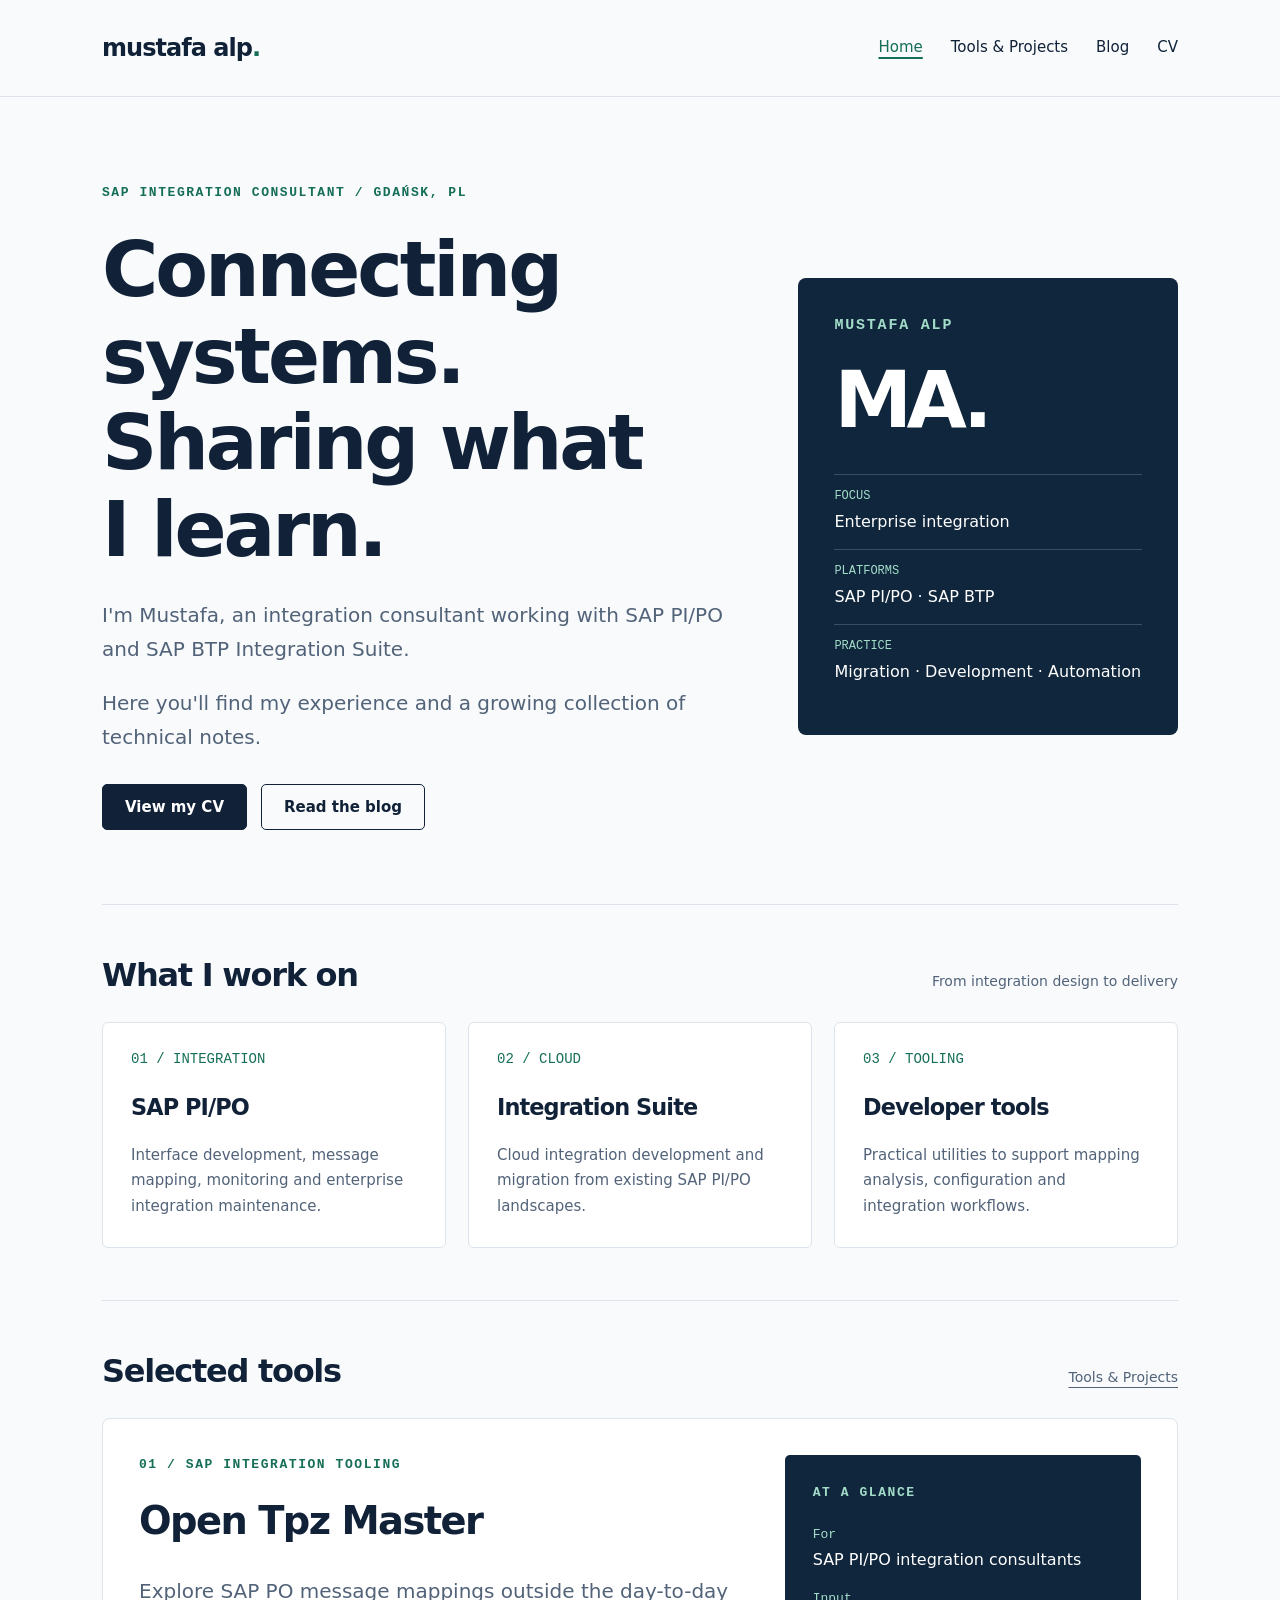
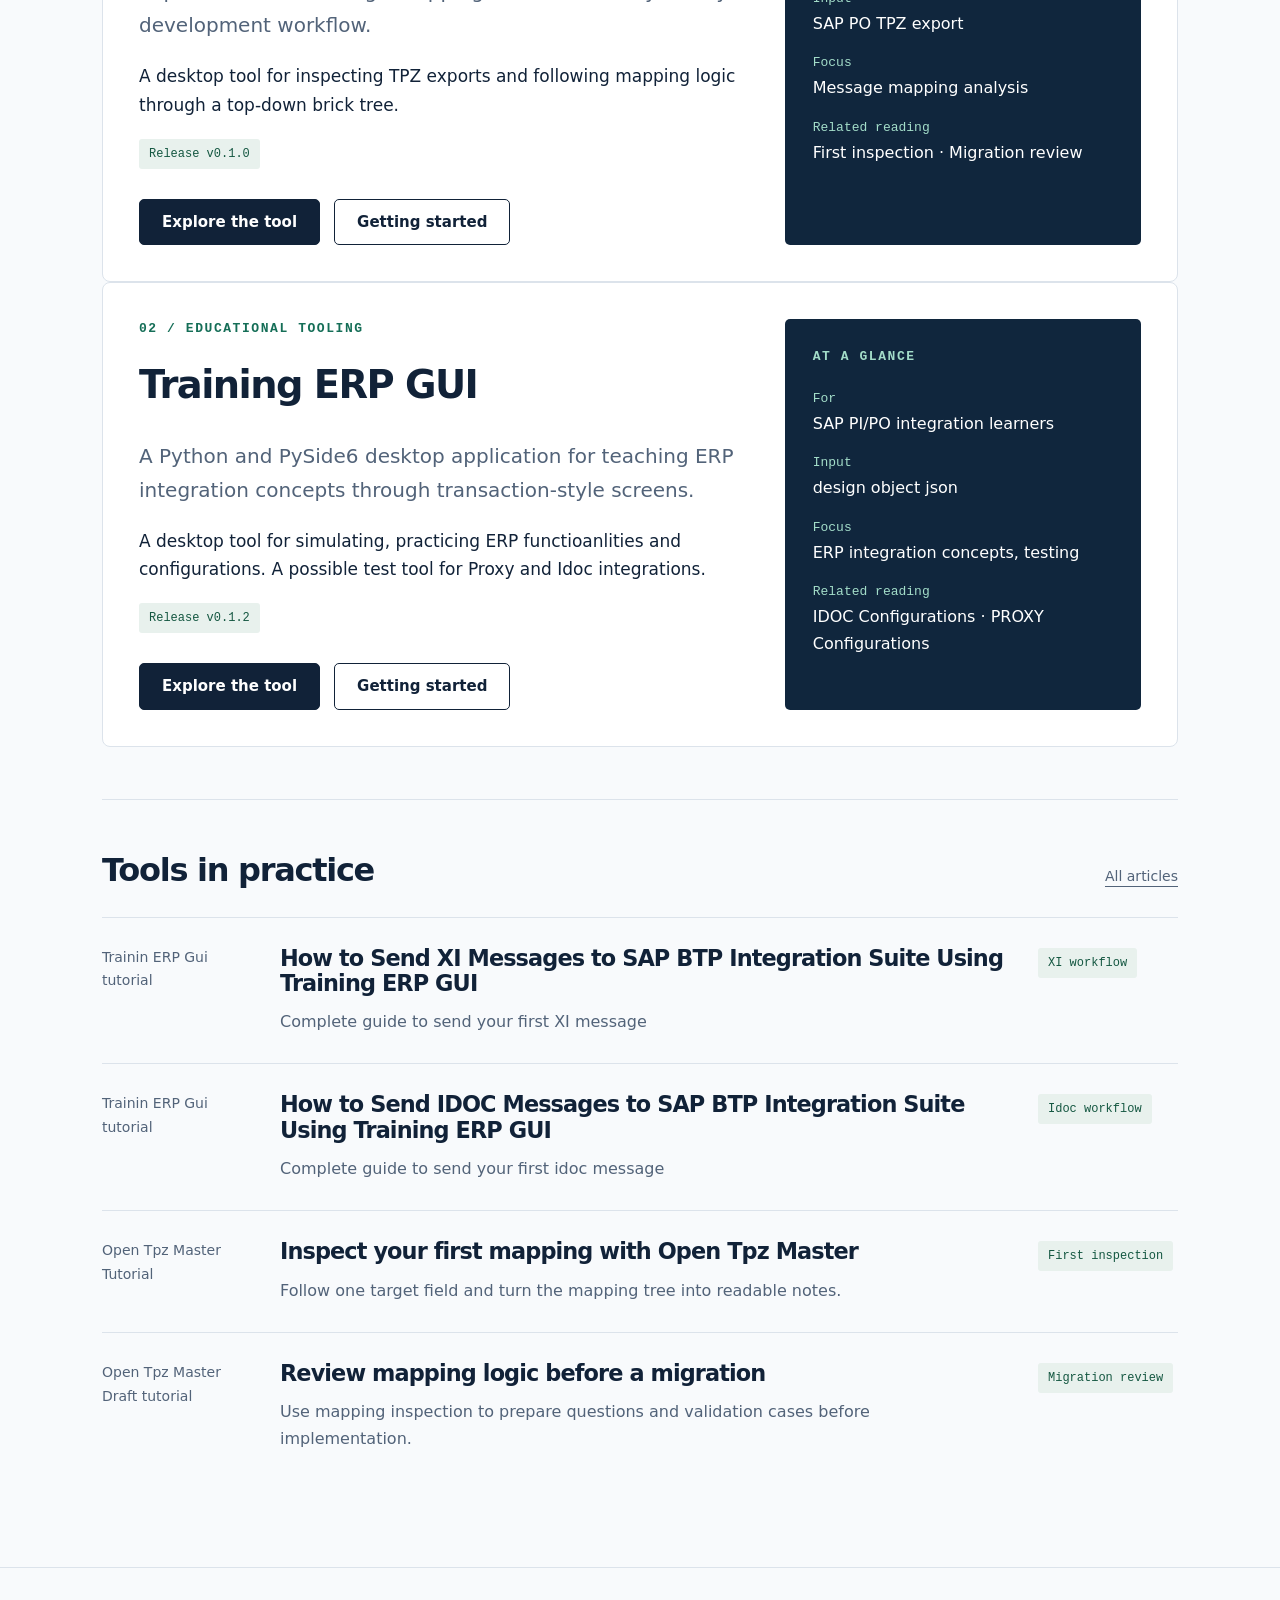
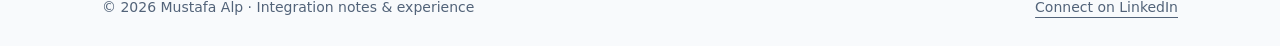
<file: index.html>
<!doctype html>
<html lang="en">
    <head>
        <meta charset="utf-8">
        <meta name="viewport" content="width=device-width, initial-scale=1">
        <title>SAP Integration Consultant | Mustafa Alp</title>
        <meta name="description" content="Mustafa Alp — SAP PI/PO and SAP BTP Integration Suite consultant. Experience, projects and technical notes.">
        <meta name="theme-color" content="#10263d">
        <meta property="og:title" content="SAP Integration Consultant | Mustafa Alp">
        <meta property="og:description" content="Mustafa Alp — SAP PI/PO and SAP BTP Integration Suite consultant. Experience, projects and technical notes.">
        <meta property="og:type" content="website">
        <link rel="icon" href="./assets/favicon.svg" type="image/svg+xml">
        <link rel="stylesheet" href="./assets/style.css">
        <script defer src="./assets/site.js"></script>
    </head>
    <body>
        <a class="skip" href="#main">Skip to content</a>
        <header><div class="wrap nav"><a class="brand" href="./index.html">mustafa alp<span>.</span></a><nav aria-label="Main navigation"><a href="./index.html" aria-current="page">Home</a><a href="./tools.html">Tools &amp; Projects</a><a href="./blog.html">Blog</a><a href="./cv.html">CV</a></nav></div></header>
        <main id="main" class="wrap">
            <section class="hero">
                <div>
                    <p class="eyebrow">SAP Integration Consultant / Gdańsk, PL</p>
                    <h1>Connecting systems.<br>Sharing what<br>I learn.</h1>
                    <p class="lead">I'm Mustafa, an integration consultant working with SAP PI/PO and SAP BTP Integration Suite.</p>
                    <p class="lead">Here you'll find my experience and a growing collection of technical notes.</p>
                    <div class="actions">
                        <a class="button primary" href="./cv.html">View my CV</a>
                        <a class="button" href="./blog.html">Read the blog</a>
                    </div>
                </div>
                <aside class="profile" aria-label="Profile overview">
                    <p class="eyebrow">Mustafa Alp</p>
                    <div class="monogram" aria-hidden="true">MA.</div>
                    <dl><div><dt>Focus</dt><dd>Enterprise integration</dd></div><div><dt>Platforms</dt><dd>SAP PI/PO · SAP BTP</dd></div><div><dt>Practice</dt><dd>Migration · Development · Automation</dd></div></dl></aside>
                </section>
                <section class="section">
                    <div class="section-head">
                        <h2>What I work on</h2>
                        <span class="small">From integration design to delivery</span>
                    </div>
                    <div class="grid">
                        <article class="card">
                            <span class="number">01 / INTEGRATION</span>
                            <h3>SAP PI/PO</h3>
                            <p>Interface development, message mapping, monitoring and enterprise integration maintenance.</p>
                        </article>
                        <article class="card">
                            <span class="number">02 / CLOUD</span>
                            <h3>Integration Suite</h3>
                            <p>Cloud integration development and migration from existing SAP PI/PO landscapes.</p>
                        </article>
                        <article class="card">
                            <span class="number">03 / TOOLING</span>
                            <h3>Developer tools</h3>
                            <p>Practical utilities to support mapping analysis, configuration and integration workflows.</p>
                        </article>
                    </div>
                </section>
                <section class="section">
                    <div class="section-head">
                        <h2>Selected tools</h2>
                        <a class="small" href="./tools.html">Tools &amp; Projects</a>
                    </div>
                    <article class="tool-feature">
                        <div>
                            <p class="eyebrow">01 / SAP integration tooling</p>
                            <h2>Open Tpz Master</h2>
                            <p class="lead">Explore SAP PO message mappings outside the day-to-day development workflow.</p>
                            <p>A desktop tool for inspecting TPZ exports and following mapping logic through a top-down brick tree.</p>
                            <span class="tag">Release v0.1.0</span>
                            <div class="actions">
                                <a class="button primary" href="./tools/open-tpz-master/index.html">Explore the tool</a>
                                <a class="button" href="./docs/open-tpz-master/index.html">Getting started</a>
                            </div>
                        </div>
                        <div class="tool-summary">
                            <p class="eyebrow">At a glance</p>
                            <dl>
                                <dt>For</dt>
                                <dd>SAP PI/PO integration consultants</dd>
                                <dt>Input</dt>
                                <dd>SAP PO TPZ export</dd>
                                <dt>Focus</dt>
                                <dd>Message mapping analysis</dd>
                                <dt>Related reading</dt>
                                <dd>First inspection · Migration review</dd>
                            </dl>
                            
                        </div>
                    </article>
		            <article class="tool-feature">
						<div>
							<p class="eyebrow">02 / Educational Tooling</p>
							<h2>Training ERP GUI</h2>
							<p class="lead">A Python and PySide6 desktop application for teaching ERP integration concepts through transaction-style screens.</p>
							<p>A desktop tool for simulating, practicing ERP functioanlities and configurations. A possible test tool for Proxy and Idoc integrations.</p>
							<span class="tag">Release v0.1.2</span>
							<div class="actions">
								<a class="button primary" href="./tools/training-erp-gui/index.html">Explore the tool</a>
								<a class="button" href="./docs/training-erp-gui/index.html">Getting started</a>
							</div>
						</div>
						<div class="tool-summary">
							<p class="eyebrow">At a glance</p>
							<dl>
								<dt>For</dt>
								<dd>SAP PI/PO integration learners</dd>
								<dt>Input</dt>
								<dd>design object json</dd>
								<dt>Focus</dt>
								<dd>ERP integration concepts, testing</dd>
								<dt>Related reading</dt>
								<dd>IDOC Configurations · PROXY Configurations</dd>
							</dl>
						</div>
					</article>

                </section>
				<section class="section">
					<div class="section-head">
						<h2>Tools in practice</h2>
						<a class="small" href="./blog.html">All articles</a>
					</div>
					<article class="post-row">
						<div class="small">Trainin ERP Gui<br>tutorial</div>
						<div>
							<h3>
								<a href="./posts/how-to-send-xi-messages-to-sap-btp-integration-suite-using-training-erp-gui.html">How to Send XI Messages to SAP BTP Integration Suite Using Training ERP GUI</a>
							</h3>
							<p>Complete guide to send your first XI message</p>
						</div>
						<div>
							<span class="tag">XI workflow</span>
						</div>
					</article>					
					<article class="post-row">
						<div class="small">Trainin ERP Gui<br>tutorial</div>
						<div>
							<h3>
								<a href="./posts/how-to-send-idocs-to-sap-btp.html">How to Send IDOC Messages to SAP BTP Integration Suite Using Training ERP GUI</a>
							</h3>
							<p>Complete guide to send your first idoc message</p>
						</div>
						<div>
							<span class="tag">Idoc workflow</span>
						</div>
					</article>
					<article class="post-row">
						<div class="small">Open Tpz Master<br>Tutorial</div>
							<div>
								<h3>
									<a href="./posts/open-tpz-master-first-mapping.html">Inspect your first mapping with Open Tpz Master</a>
								</h3>
								<p>Follow one target field and turn the mapping tree into readable notes.</p>
							</div>
							<div>
								<span class="tag">First inspection</span>
							</div>
						</article>
						<article class="post-row">
							<div class="small">Open Tpz Master<br>Draft tutorial</div>
								<div>
									<h3>
										<a href="./posts/open-tpz-master-migration-review.html">Review mapping logic before a migration</a>
									</h3>
									<p>Use mapping inspection to prepare questions and validation cases before implementation.</p>
								</div>
								<div>
									<span class="tag">Migration review</span>
								</div>
							</article>
						</section>
					</main>
					<footer>
						<div class="wrap footer-inner">
							<span>© 2026 Mustafa Alp · Integration notes & experience</span>
							<a href="https://www.linkedin.com/in/mustafa-alp/">Connect on LinkedIn</a>
						</div>
					</footer>
	</body>
</html>
</file>
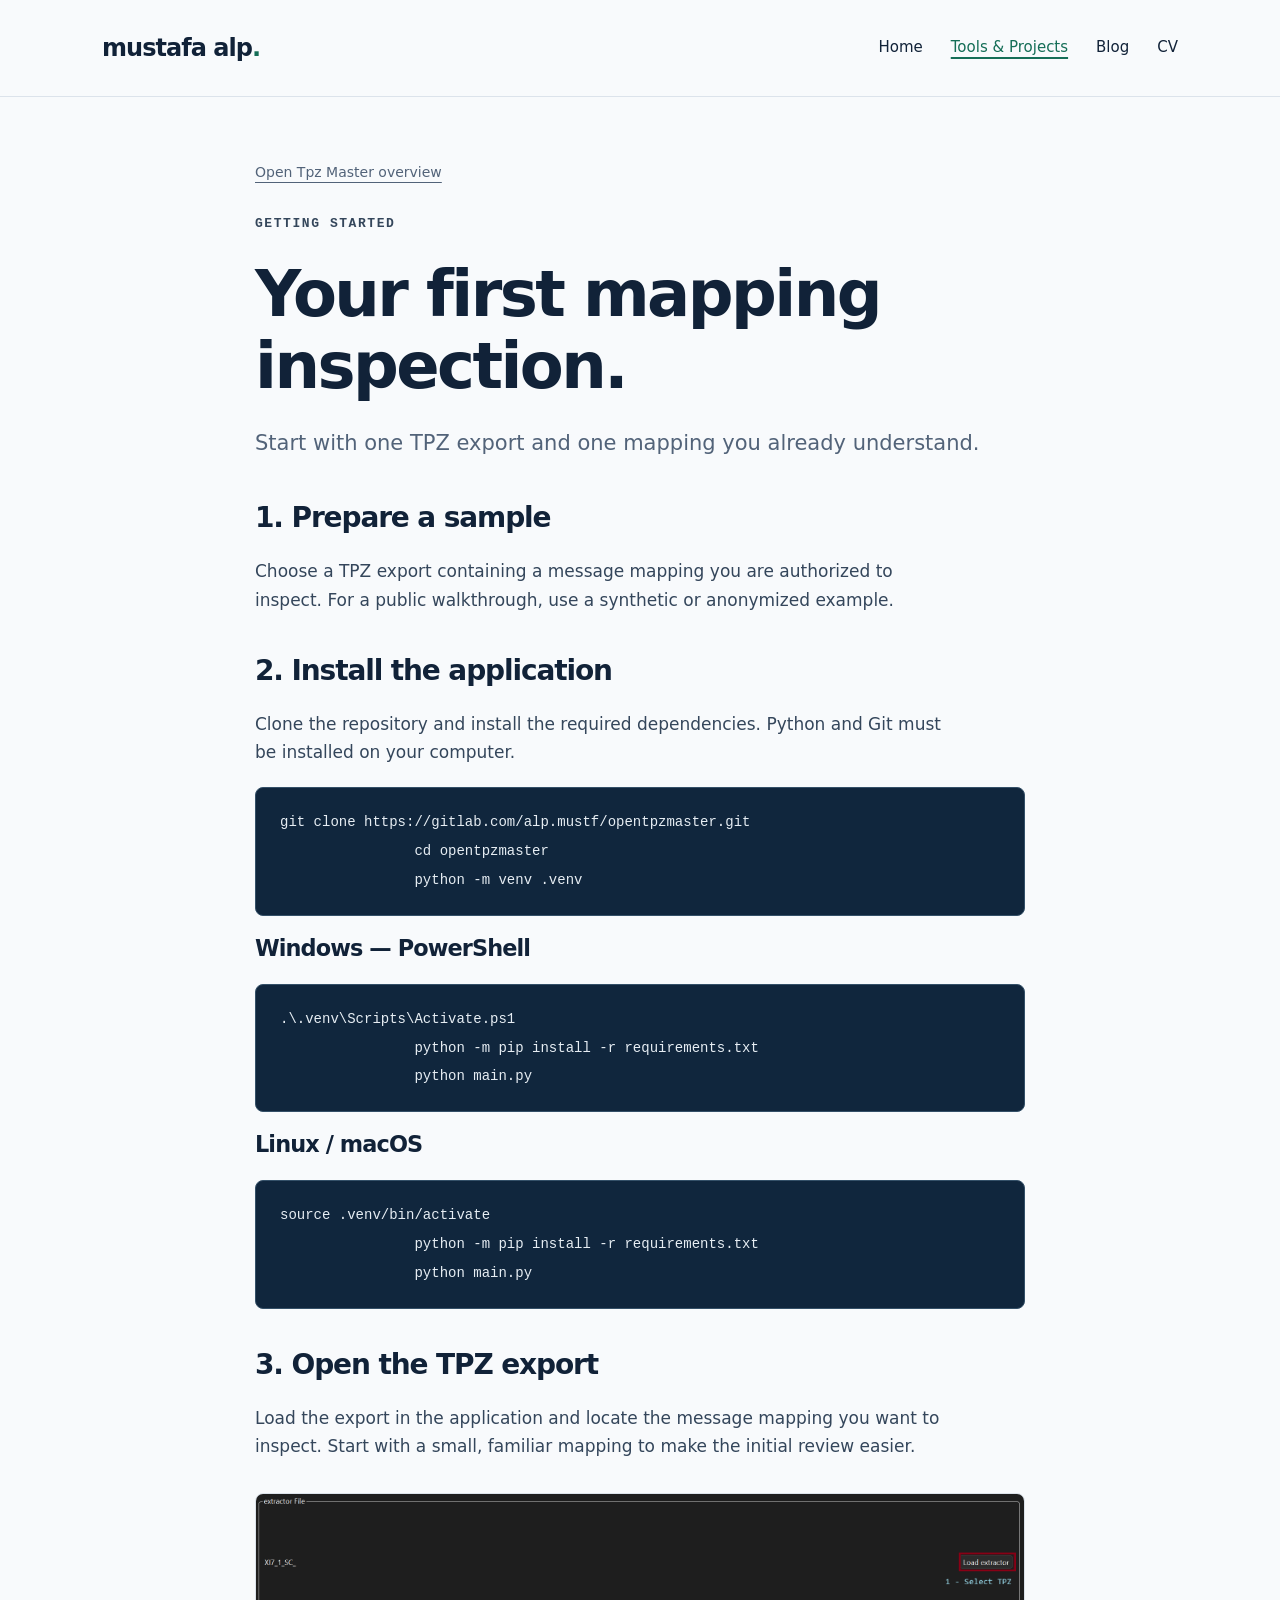
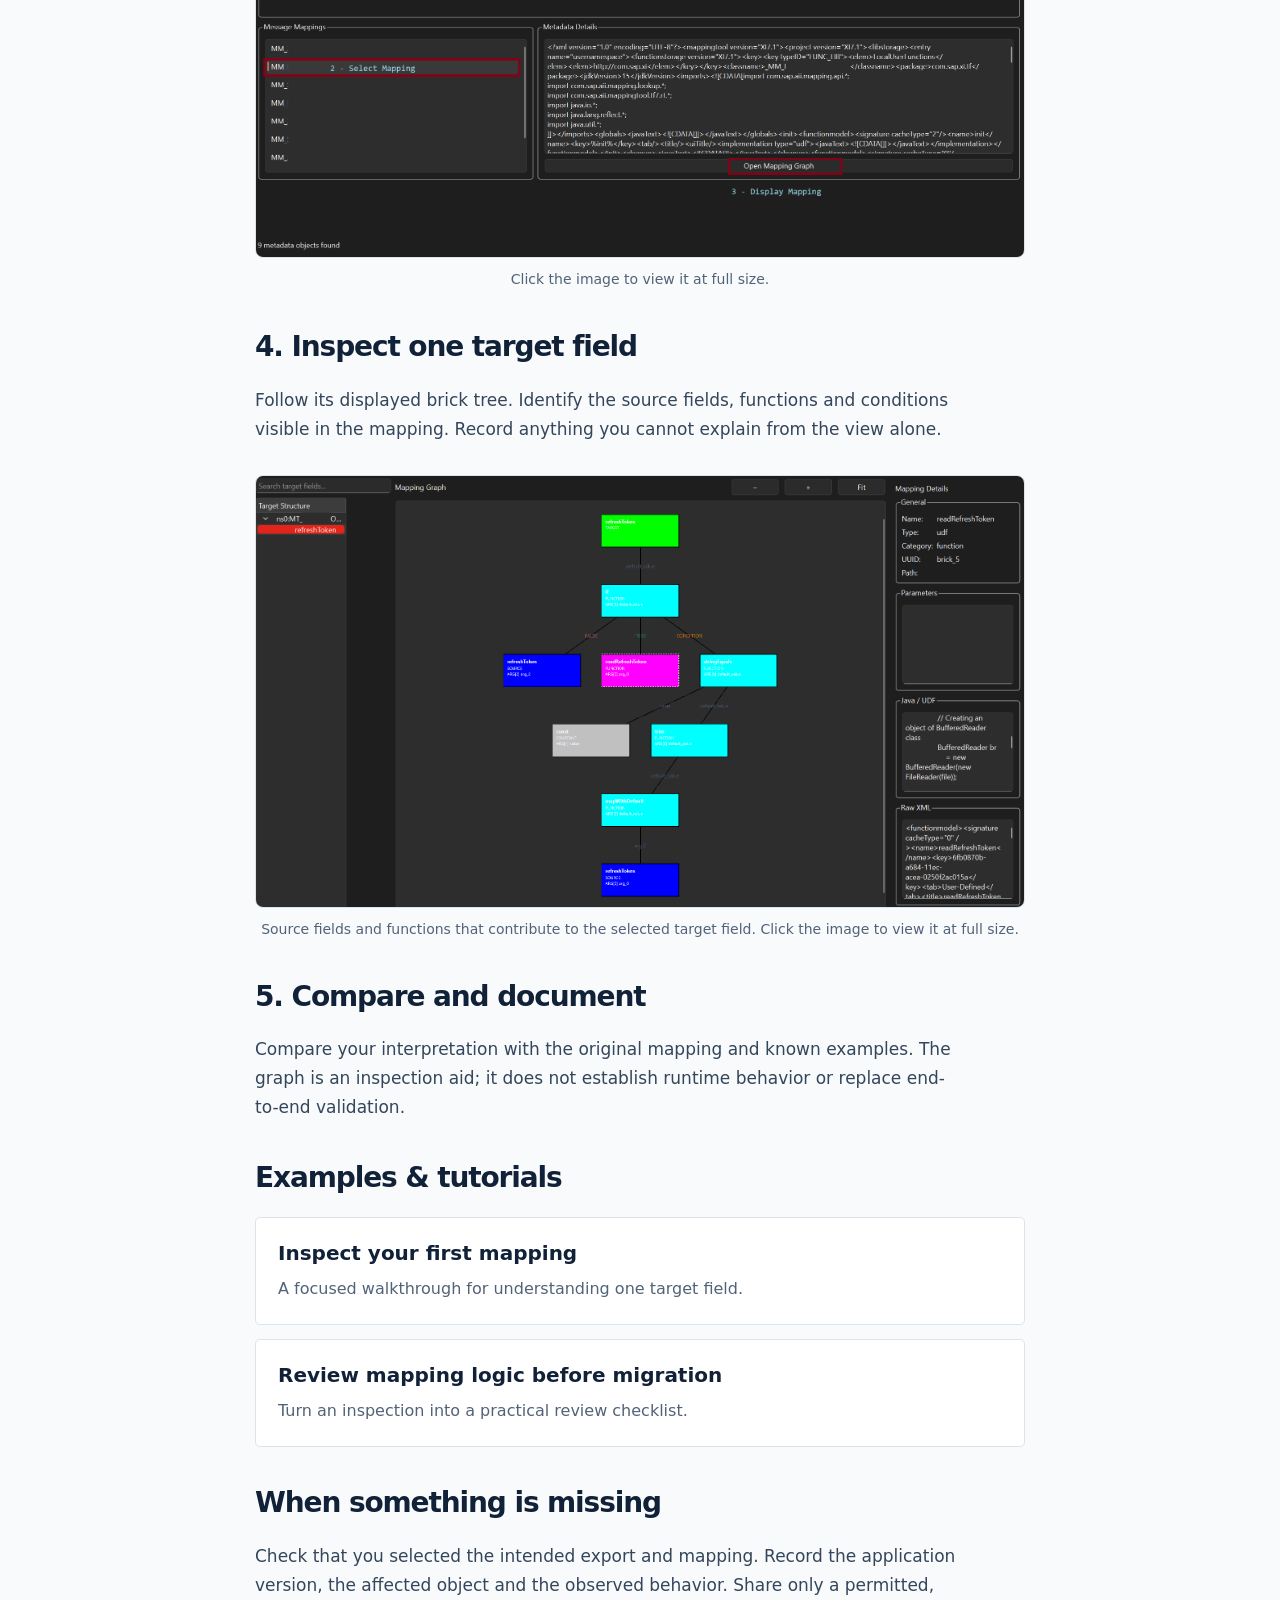
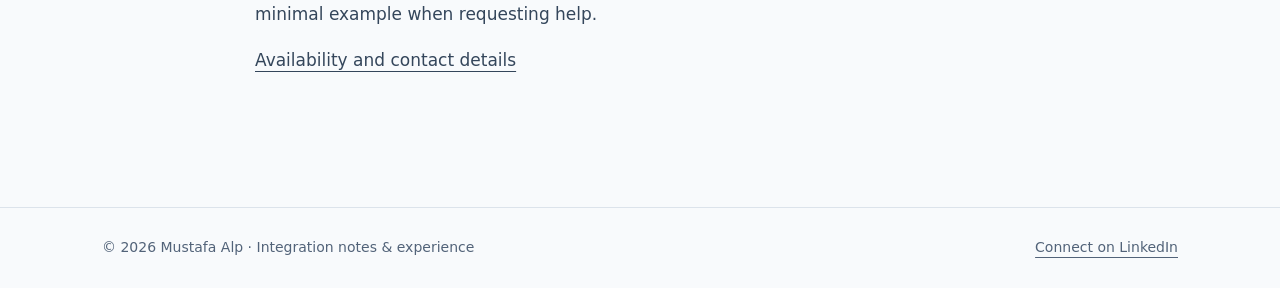
<file: docs/open-tpz-master/index.html>
<!doctype html>
<html lang="en">
    <head>
        <meta charset="utf-8">
        <meta name="viewport" content="width=device-width, initial-scale=1">
        <title>Open Tpz Master — Getting Started | Mustafa Alp</title>
        <meta name="description" content="A first-use guide and scenario links for Open Tpz Master.">
        <meta name="theme-color" content="#10263d">
        <meta property="og:title" content="Open Tpz Master — Getting Started | Mustafa Alp"><meta property="og:description" content="A first-use guide and scenario links for Open Tpz Master.">
        <meta property="og:type" content="website">
        <link rel="icon" href="../../assets/favicon.svg" type="image/svg+xml">
        <link rel="stylesheet" href="../../assets/style.css">
        <script defer src="../../assets/site.js"></script>
    </head>
    <body>
        <a class="skip" href="#main">Skip to content</a>
        <header>
            <div class="wrap nav">
                <a class="brand" href="../../index.html">mustafa alp<span>.</span></a>
                <nav aria-label="Main navigation">
                    <a href="../../index.html">Home</a>
                    <a href="../../tools.html" aria-current="page">Tools &amp; Projects</a>
                    <a href="../../blog.html">Blog</a>
                    <a href="../../cv.html">CV</a>
                </nav>
            </div>
        </header>
        <main id="main" class="wrap">
            <article class="article">
                <a class="small" href="../../tools/open-tpz-master/index.html">Open Tpz Master overview</a>
                <p class="eyebrow" style="margin-top:28px">Getting started</p>
                <h1>Your first mapping inspection.</h1>
                <p class="intro">Start with one TPZ export and one mapping you already understand.</p>

                <h2>1. Prepare a sample</h2>
                <p>Choose a TPZ export containing a message mapping you are authorized to inspect. For a public walkthrough, use a synthetic or anonymized example.</p>
                <h2>2. Install the application</h2>
                <p>
                    Clone the repository and install the required dependencies.
                    Python and Git must be installed on your computer.
                </p>

                <!-- Replace YOUR-USERNAME and main.py with the actual values. -->
                <pre class="code-block"><code>git clone https://gitlab.com/alp.mustf/opentpzmaster.git
                cd opentpzmaster
                python -m venv .venv</code></pre>

                <h3>Windows — PowerShell</h3>

                <pre class="code-block"><code>.\.venv\Scripts\Activate.ps1
                python -m pip install -r requirements.txt
                python main.py</code></pre>

                <h3>Linux / macOS</h3>

                <pre class="code-block"><code>source .venv/bin/activate
                python -m pip install -r requirements.txt
                python main.py</code></pre>
                
                
                <h2>3. Open the TPZ export</h2>
                <p>Load the export in the application and locate the message mapping you want to inspect. Start with a small, familiar mapping to make the initial review easier.</p>

                <figure class="blog-image">
                    <a href="../../assets/images/img02.png"
                        target="_blank"
                        rel="noopener">
                        <img src="../../assets/images/img02.png"
                        alt="Open Tpz Master içerisinde seçilen hedef alanın mapping ağacı"
                        loading="lazy"
                        decoding="async"
                        >
                    </a>
                    <figcaption>
                        Click the image to view it at full size.
                    </figcaption>
                </figure>


                <h2>4. Inspect one target field</h2>
                <p>Follow its displayed brick tree. Identify the source fields, functions and conditions visible in the mapping. Record anything you cannot explain from the view alone.</p>
                
                <figure class="blog-image">
                    <a href="../../assets/images/open-tpz-master-mapping.png"
                        target="_blank"
                        rel="noopener">
                        <img src="../../assets/images/open-tpz-master-mapping.png"
                        alt="Open Tpz Master içerisinde seçilen hedef alanın mapping ağacı"
                        loading="lazy"
                        decoding="async"
                        >
                    </a>
                    <figcaption>
                        Source fields and functions that contribute to the selected target field. Click the image to view it at full size.
                    </figcaption>
                </figure>
                
                <h2>5. Compare and document</h2>
                <p>Compare your interpretation with the original mapping and known examples. The graph is an inspection aid; it does not establish runtime behavior or replace end-to-end validation.</p>
                <h2 id="tutorials">Examples &amp; tutorials</h2>
                <div class="reading-links">
                    <a href="../../posts/open-tpz-master-first-mapping.html">
                        <strong>Inspect your first mapping</strong>
                        <span>A focused walkthrough for understanding one target field.</span>
                    </a>
                    <a href="../../posts/open-tpz-master-migration-review.html">
                        <strong>Review mapping logic before migration</strong>
                        <span>Turn an inspection into a practical review checklist.</span>
                    </a>
                </div>
                <h2 id="troubleshooting">When something is missing</h2>
                <p>Check that you selected the intended export and mapping. Record the application version, the affected object and the observed behavior. Share only a permitted, minimal example when requesting help.</p>
                <p><a href="../../tools/open-tpz-master/index.html">Availability and contact details</a></p>
            </article>
        </main>
        <footer>
            <div class="wrap footer-inner">
                <span>© 2026 Mustafa Alp · Integration notes & experience</span>
                <a href="https://www.linkedin.com/in/mustafa-alp/">Connect on LinkedIn</a>
            </div>
        </footer>
    </body>
</html>
</file>
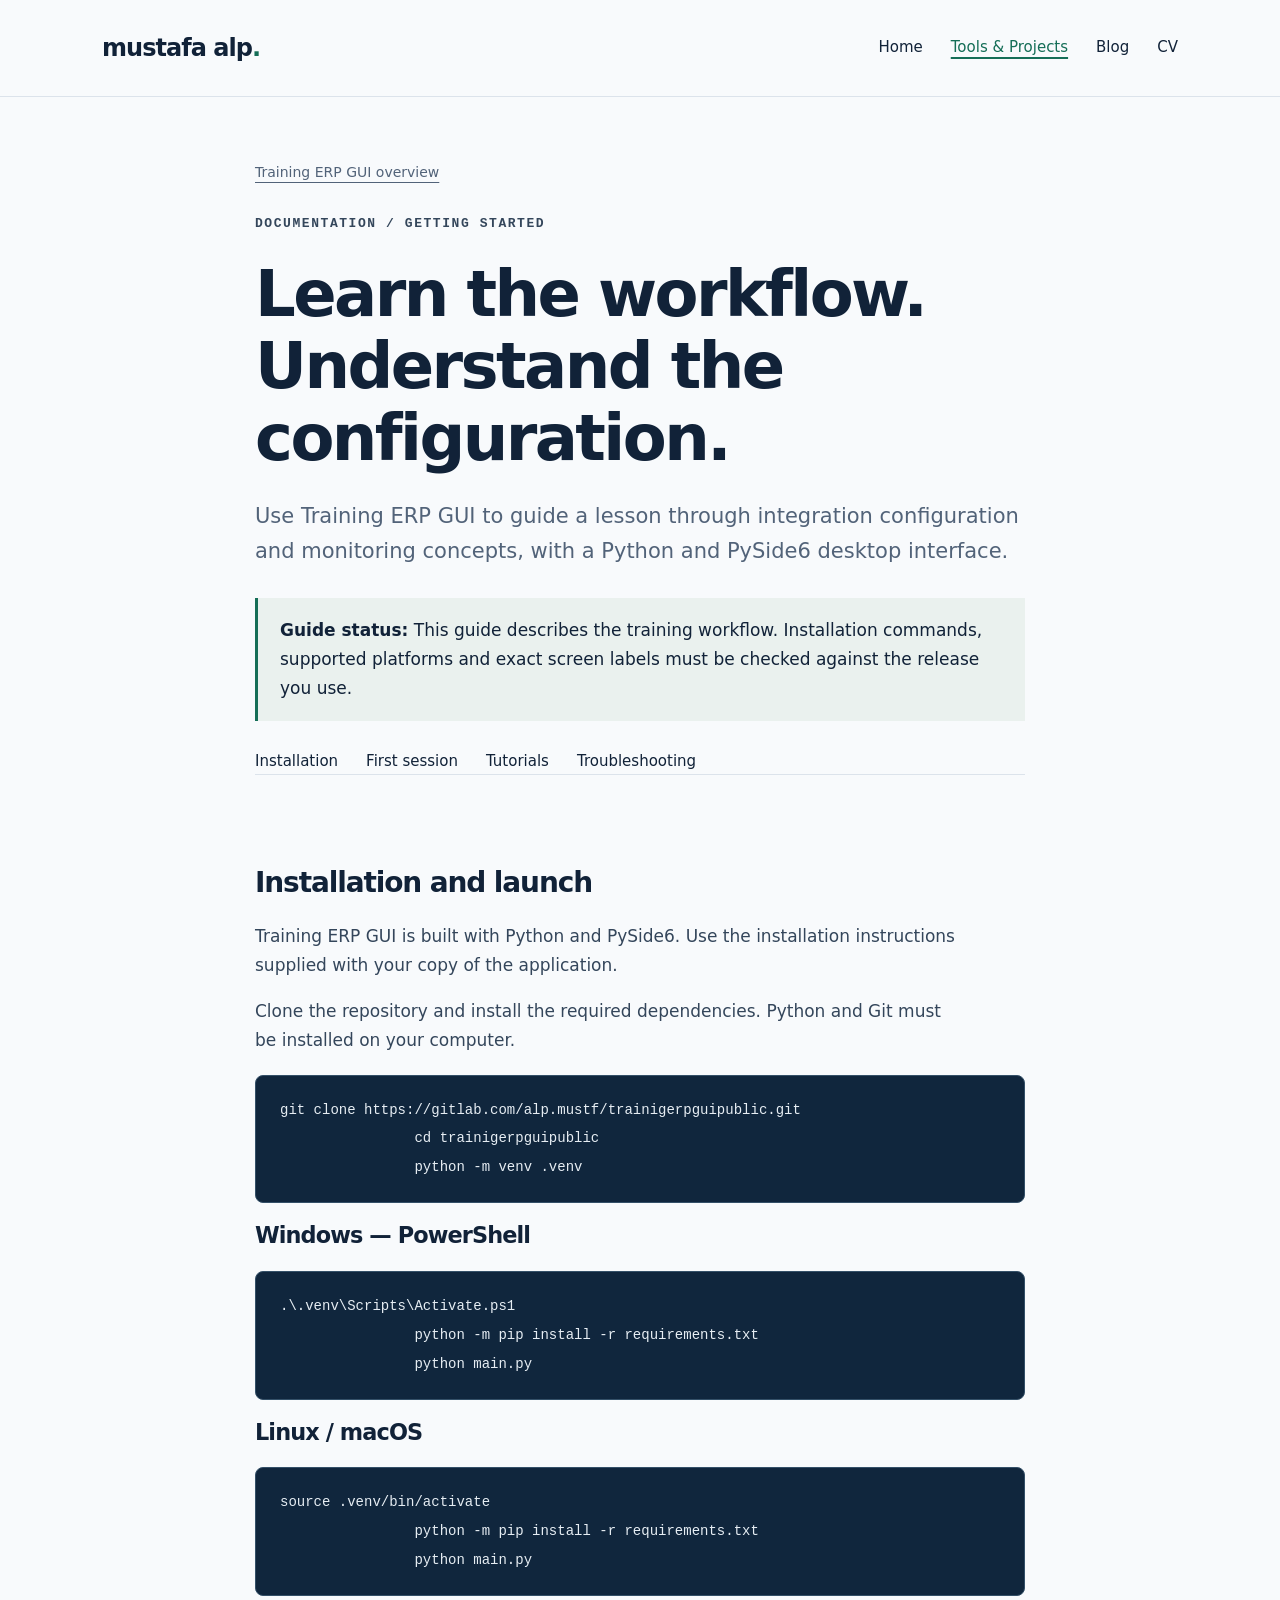
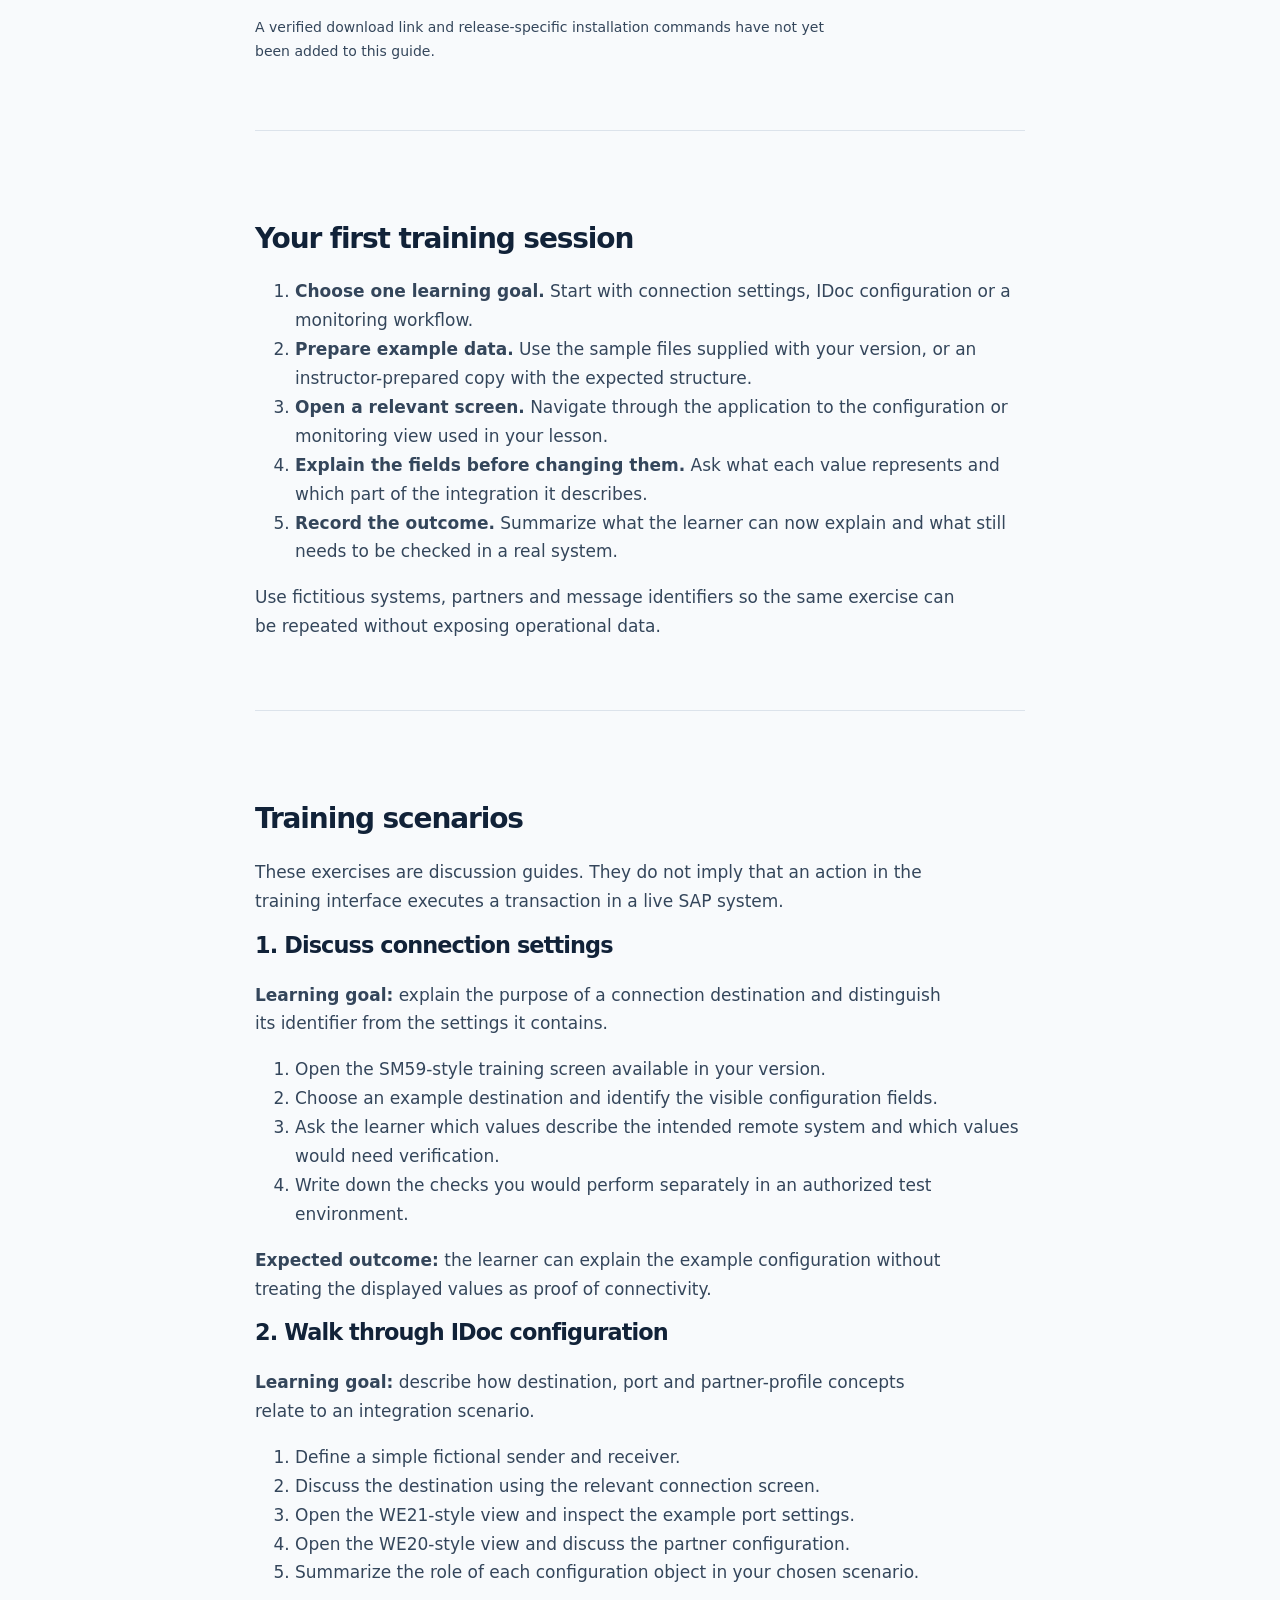
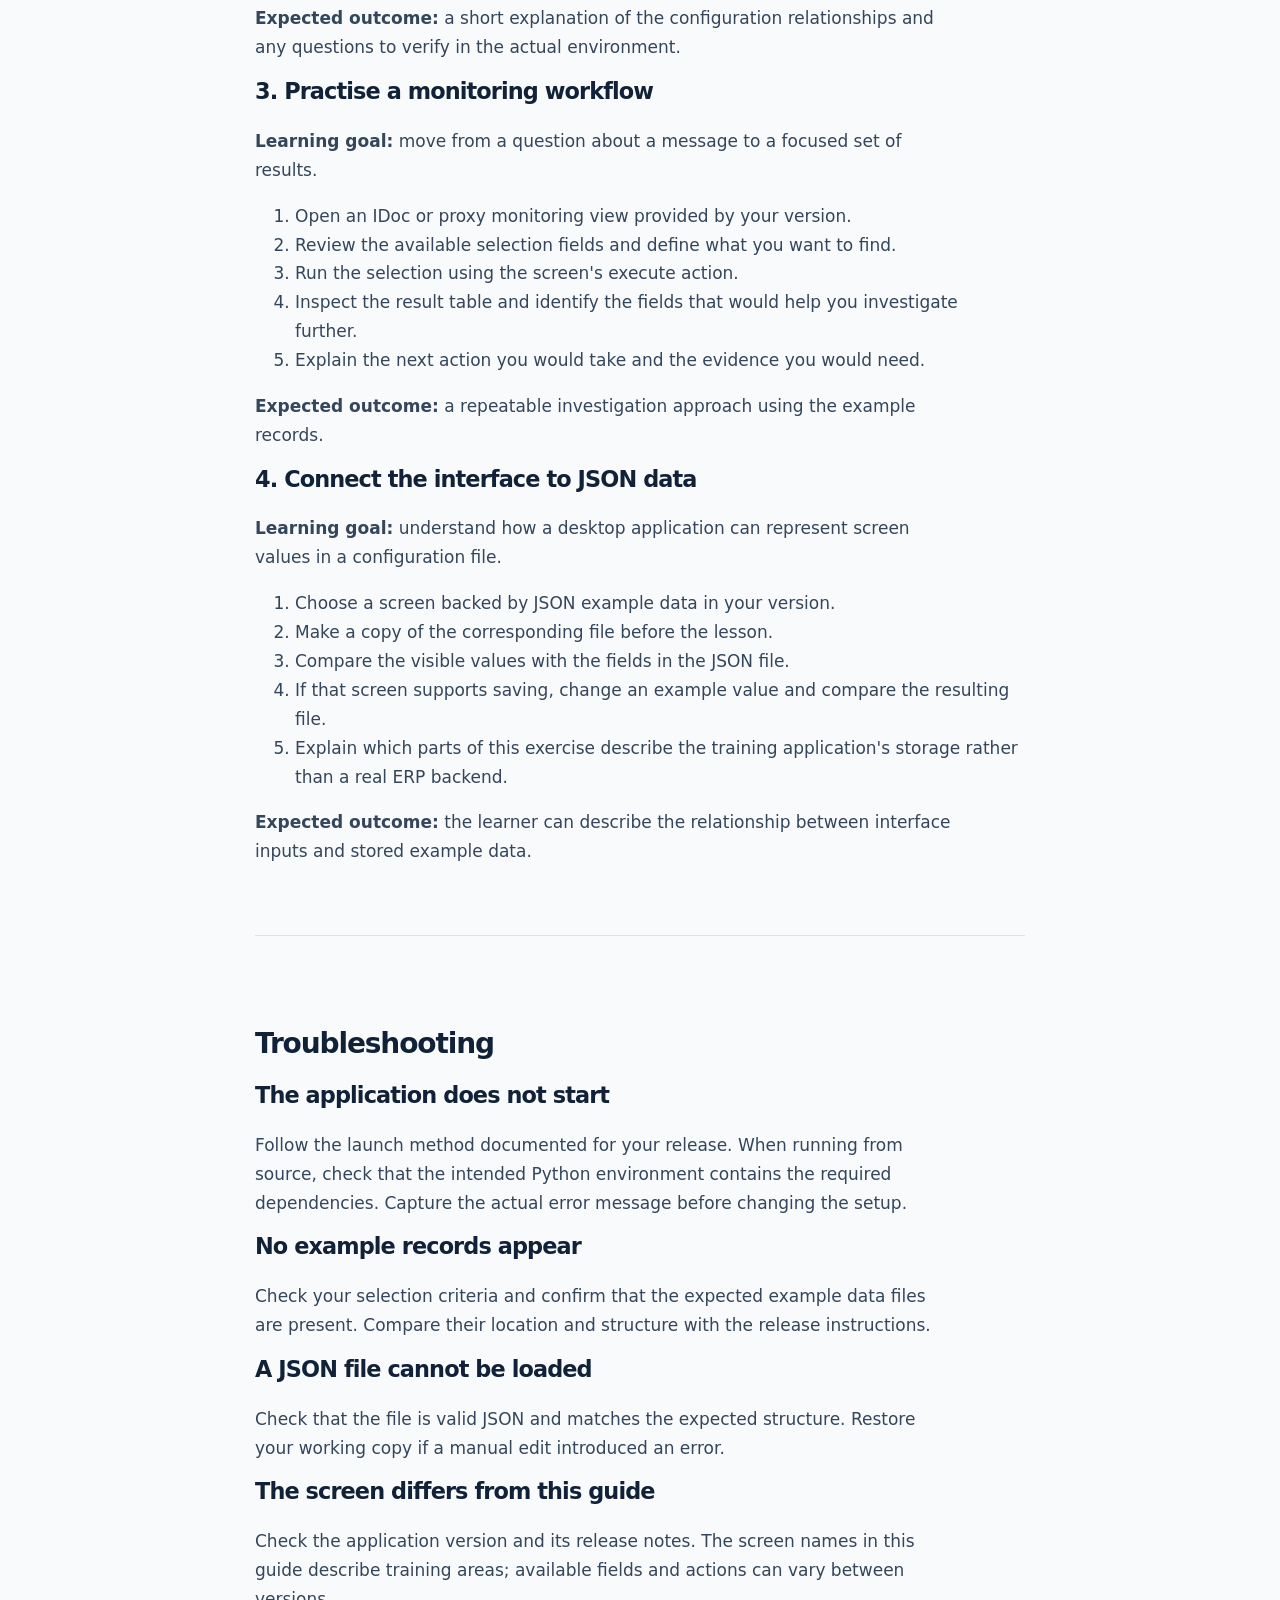
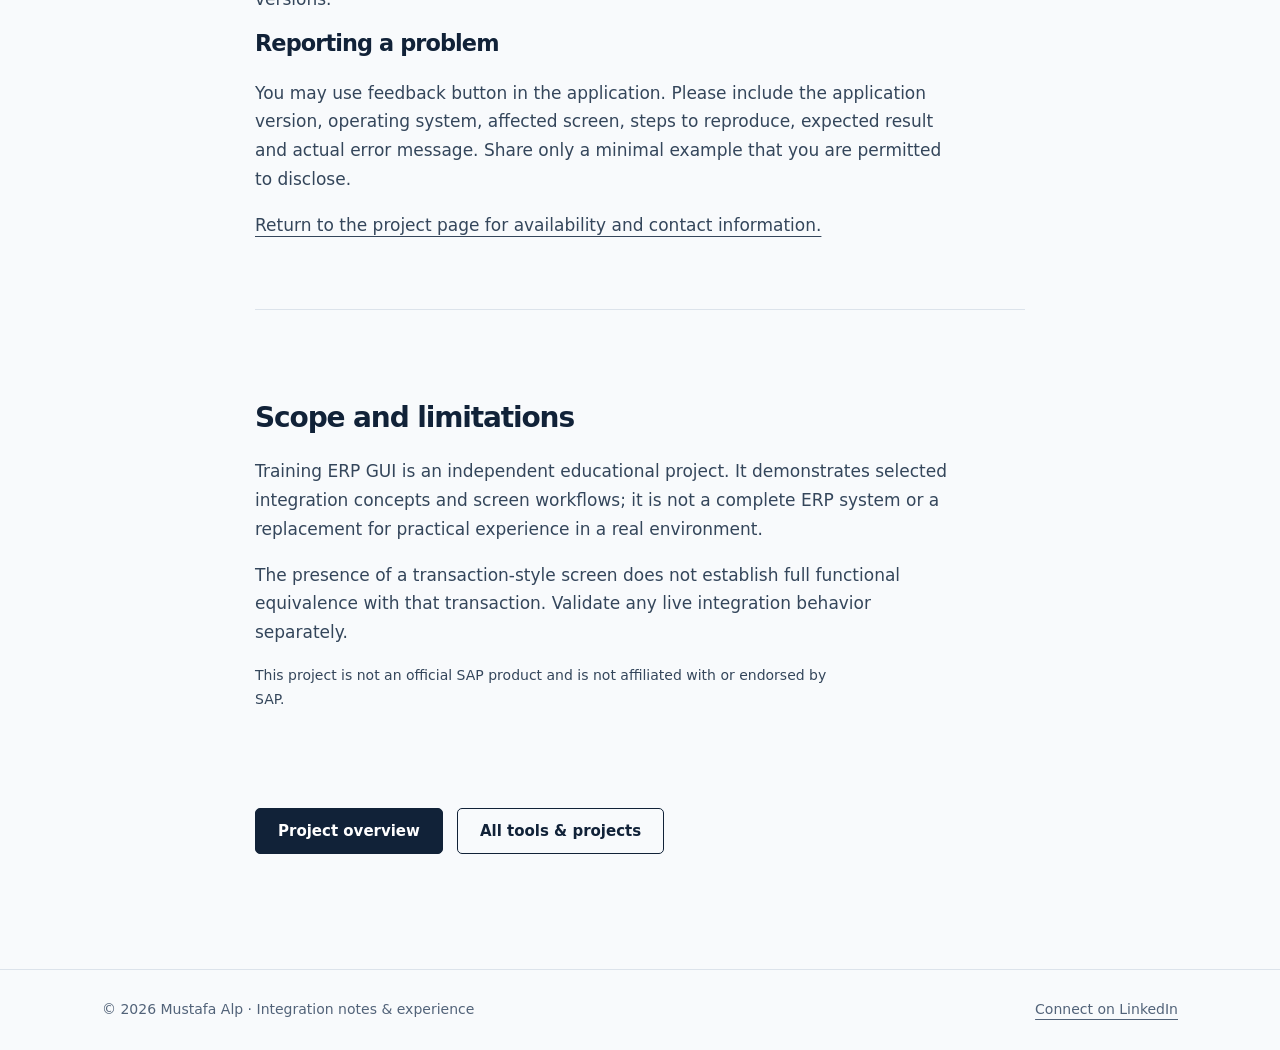
<file: docs/training-erp-gui/index.html>
<!doctype html>
<html lang="en"><head><meta charset="utf-8"><meta name="viewport" content="width=device-width, initial-scale=1"><title>Training ERP GUI — Getting Started</title><meta name="description" content="Getting started with Training ERP GUI: prepare a training session, explore integration screens and practise with example data."><meta name="theme-color" content="#10263d"><meta property="og:title" content="Training ERP GUI — Getting Started"><meta property="og:description" content="Getting started with Training ERP GUI: prepare a training session, explore integration screens and practise with example data."><meta property="og:type" content="website"><link rel="icon" type="image/svg+xml" href="../../assets/favicon.svg"><link rel="stylesheet" href="../../assets/style.css"><script defer src="../../assets/site.js"></script></head><body><a class="skip" href="#main">Skip to content</a><header><div class="wrap nav"><a class="brand" href="../../index.html">mustafa alp<span>.</span></a><nav aria-label="Main navigation"><a href="../../index.html">Home</a><a href="../../tools.html" aria-current="page">Tools &amp; Projects</a><a href="../../blog.html">Blog</a><a href="../../cv.html">CV</a></nav></div></header><main id="main" class="wrap"><article class="article">
  <a class="small" href="../../tools/training-erp-gui/index.html">Training ERP GUI overview</a>
  <p class="eyebrow" style="margin-top:28px">Documentation / Getting started</p>
  <h1>Learn the workflow.<br>Understand the configuration.</h1>
  <p class="intro">Use Training ERP GUI to guide a lesson through integration configuration and monitoring concepts, with a Python and PySide6 desktop interface.</p>
  <div class="note"><strong>Guide status:</strong> This guide describes the training workflow. Installation commands, supported platforms and exact screen labels must be checked against the release you use.</div>

  <nav aria-label="On this page">
    <a href="#installation">Installation</a>
    <a href="#first-session">First session</a>
    <a href="#tutorials">Tutorials</a>
    <a href="#troubleshooting">Troubleshooting</a>
  </nav>

  <section class="section" id="installation">
    <h2>Installation and launch</h2>
    <p>Training ERP GUI is built with Python and PySide6. Use the installation instructions supplied with your copy of the application.</p>
                <p>
                    Clone the repository and install the required dependencies.
                    Python and Git must be installed on your computer.
                </p>

                <!-- Replace YOUR-USERNAME and main.py with the actual values. -->
                <pre class="code-block"><code>git clone https://gitlab.com/alp.mustf/trainigerpguipublic.git
                cd trainigerpguipublic
                python -m venv .venv</code></pre>

                <h3>Windows — PowerShell</h3>

                <pre class="code-block"><code>.\.venv\Scripts\Activate.ps1
                python -m pip install -r requirements.txt
                python main.py</code></pre>

                <h3>Linux / macOS</h3>

                <pre class="code-block"><code>source .venv/bin/activate
                python -m pip install -r requirements.txt
                python main.py</code></pre>    <p class="small">A verified download link and release-specific installation commands have not yet been added to this guide.</p>
  </section>

  <section class="section" id="first-session">
    <h2>Your first training session</h2>
    <ol>
      <li><strong>Choose one learning goal.</strong> Start with connection settings, IDoc configuration or a monitoring workflow.</li>
      <li><strong>Prepare example data.</strong> Use the sample files supplied with your version, or an instructor-prepared copy with the expected structure.</li>
      <li><strong>Open a relevant screen.</strong> Navigate through the application to the configuration or monitoring view used in your lesson.</li>
      <li><strong>Explain the fields before changing them.</strong> Ask what each value represents and which part of the integration it describes.</li>
      <li><strong>Record the outcome.</strong> Summarize what the learner can now explain and what still needs to be checked in a real system.</li>
    </ol>
    <p>Use fictitious systems, partners and message identifiers so the same exercise can be repeated without exposing operational data.</p>
  </section>

  <section class="section" id="tutorials">
    <h2>Training scenarios</h2>
    <p>These exercises are discussion guides. They do not imply that an action in the training interface executes a transaction in a live SAP system.</p>

    <section id="connection-settings">
      <h3>1. Discuss connection settings</h3>
      <p><strong>Learning goal:</strong> explain the purpose of a connection destination and distinguish its identifier from the settings it contains.</p>
      <ol>
        <li>Open the SM59-style training screen available in your version.</li>
        <li>Choose an example destination and identify the visible configuration fields.</li>
        <li>Ask the learner which values describe the intended remote system and which values would need verification.</li>
        <li>Write down the checks you would perform separately in an authorized test environment.</li>
      </ol>
      <p><strong>Expected outcome:</strong> the learner can explain the example configuration without treating the displayed values as proof of connectivity.</p>
    </section>

    <section id="idoc-configuration">
      <h3>2. Walk through IDoc configuration</h3>
      <p><strong>Learning goal:</strong> describe how destination, port and partner-profile concepts relate to an integration scenario.</p>
      <ol>
        <li>Define a simple fictional sender and receiver.</li>
        <li>Discuss the destination using the relevant connection screen.</li>
        <li>Open the WE21-style view and inspect the example port settings.</li>
        <li>Open the WE20-style view and discuss the partner configuration.</li>
        <li>Summarize the role of each configuration object in your chosen scenario.</li>
      </ol>
      <p><strong>Expected outcome:</strong> a short explanation of the configuration relationships and any questions to verify in the actual environment.</p>
    </section>

    <section id="message-monitoring">
      <h3>3. Practise a monitoring workflow</h3>
      <p><strong>Learning goal:</strong> move from a question about a message to a focused set of results.</p>
      <ol>
        <li>Open an IDoc or proxy monitoring view provided by your version.</li>
        <li>Review the available selection fields and define what you want to find.</li>
        <li>Run the selection using the screen's execute action.</li>
        <li>Inspect the result table and identify the fields that would help you investigate further.</li>
        <li>Explain the next action you would take and the evidence you would need.</li>
      </ol>
      <p><strong>Expected outcome:</strong> a repeatable investigation approach using the example records.</p>
    </section>

    <section id="configuration-data">
      <h3>4. Connect the interface to JSON data</h3>
      <p><strong>Learning goal:</strong> understand how a desktop application can represent screen values in a configuration file.</p>
      <ol>
        <li>Choose a screen backed by JSON example data in your version.</li>
        <li>Make a copy of the corresponding file before the lesson.</li>
        <li>Compare the visible values with the fields in the JSON file.</li>
        <li>If that screen supports saving, change an example value and compare the resulting file.</li>
        <li>Explain which parts of this exercise describe the training application's storage rather than a real ERP backend.</li>
      </ol>
      <p><strong>Expected outcome:</strong> the learner can describe the relationship between interface inputs and stored example data.</p>
    </section>
  </section>

  <!-- OWNER: Insert real screenshots next to the relevant steps.
       Image paths from this page start with ../../assets/images/.
       Add alternative text and identify the application version used. -->

  <section class="section" id="troubleshooting">
    <h2>Troubleshooting</h2>
    <h3>The application does not start</h3>
    <p>Follow the launch method documented for your release. When running from source, check that the intended Python environment contains the required dependencies. Capture the actual error message before changing the setup.</p>
    <h3>No example records appear</h3>
    <p>Check your selection criteria and confirm that the expected example data files are present. Compare their location and structure with the release instructions.</p>
    <h3>A JSON file cannot be loaded</h3>
    <p>Check that the file is valid JSON and matches the expected structure. Restore your working copy if a manual edit introduced an error.</p>
    <h3>The screen differs from this guide</h3>
    <p>Check the application version and its release notes. The screen names in this guide describe training areas; available fields and actions can vary between versions.</p>
    <h3>Reporting a problem</h3>
    <p>You may use feedback button in the application. Please include the application version, operating system, affected screen, steps to reproduce, expected result and actual error message. Share only a minimal example that you are permitted to disclose.</p>
    <p><a href="../../tools/training-erp-gui/index.html">Return to the project page for availability and contact information.</a></p>
  </section>

  <section class="section" id="scope">
    <h2>Scope and limitations</h2>
    <p>Training ERP GUI is an independent educational project. It demonstrates selected integration concepts and screen workflows; it is not a complete ERP system or a replacement for practical experience in a real environment.</p>
    <p>The presence of a transaction-style screen does not establish full functional equivalence with that transaction. Validate any live integration behavior separately.</p>
    <p class="small">This project is not an official SAP product and is not affiliated with or endorsed by SAP.</p>
  </section>

  <div class="actions">
    <a class="button primary" href="../../tools/training-erp-gui/index.html">Project overview</a>
    <a class="button" href="../../tools.html">All tools &amp; projects</a>
  </div>
</article></main><footer><div class="wrap footer-inner"><span>© 2026 Mustafa Alp · Integration notes & experience</span><a href="https://www.linkedin.com/in/mustafa-alp/">Connect on LinkedIn</a></div></footer></body></html>
</file>
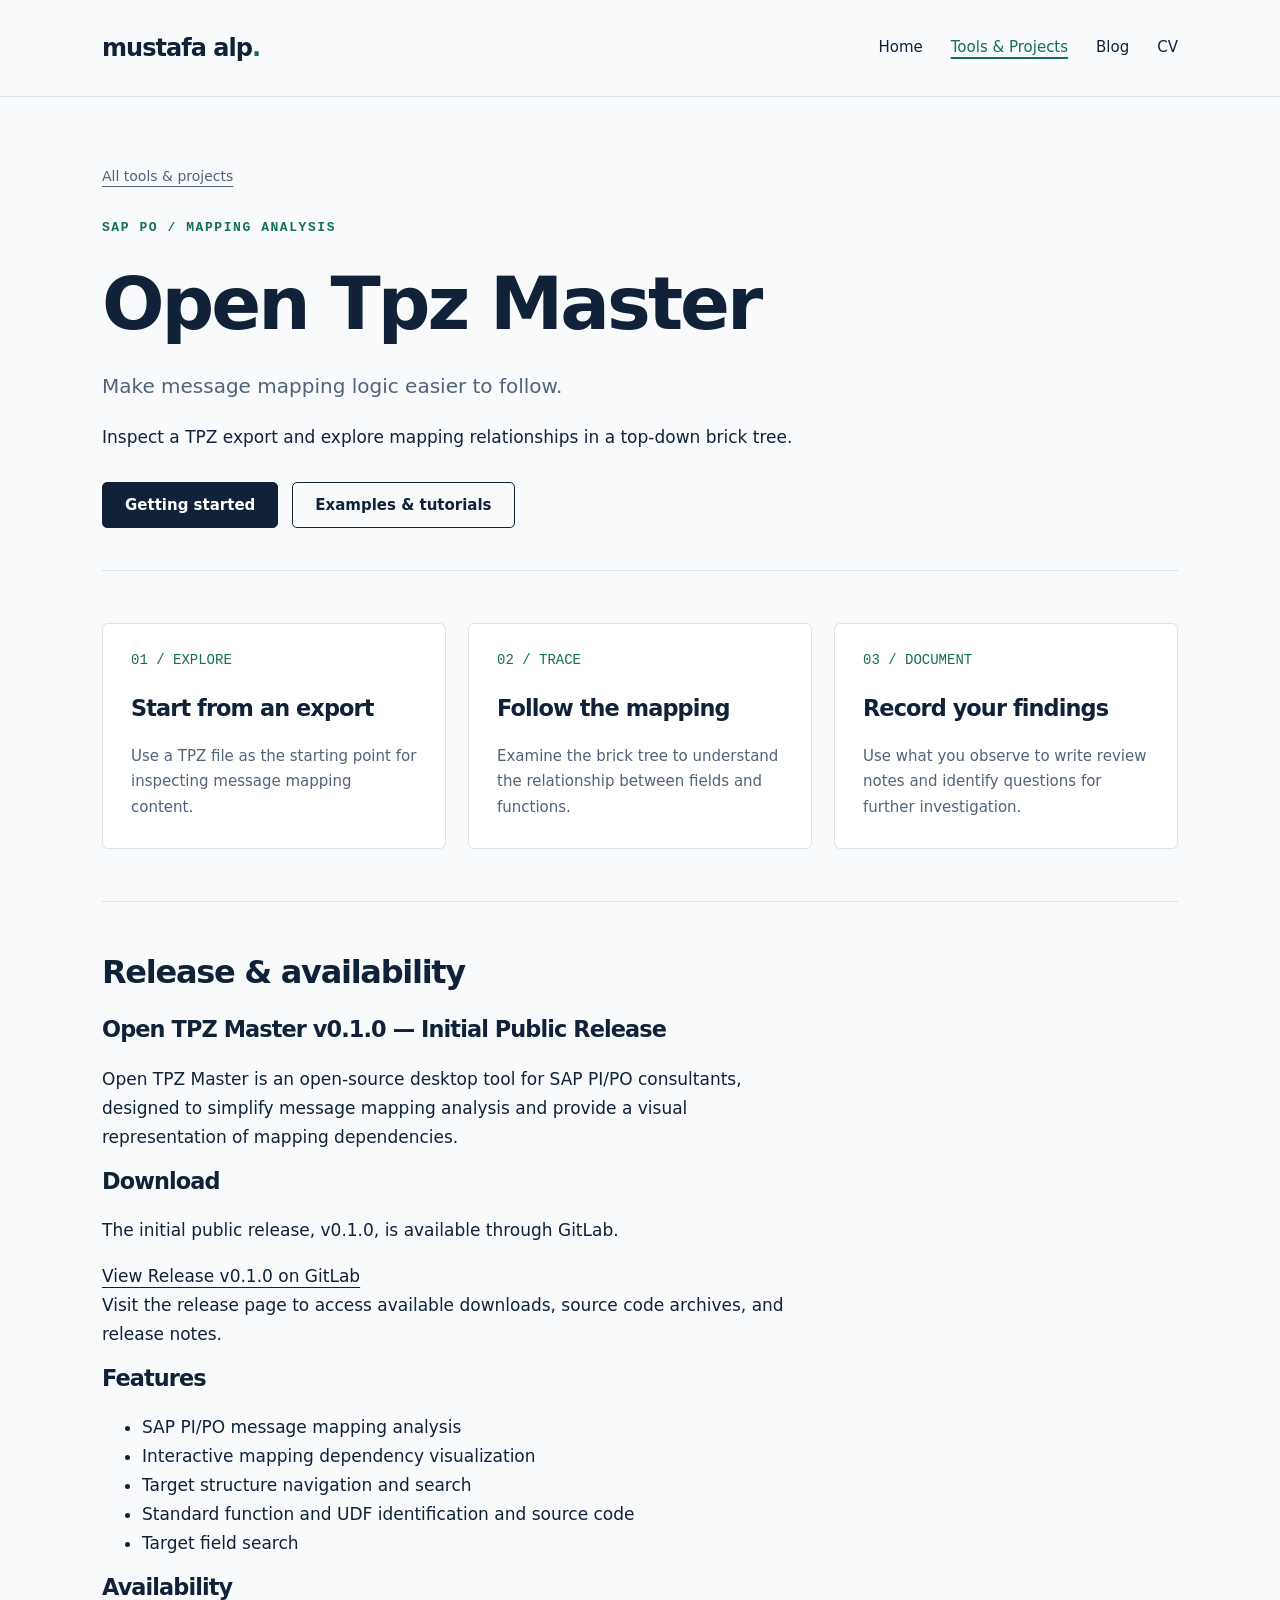
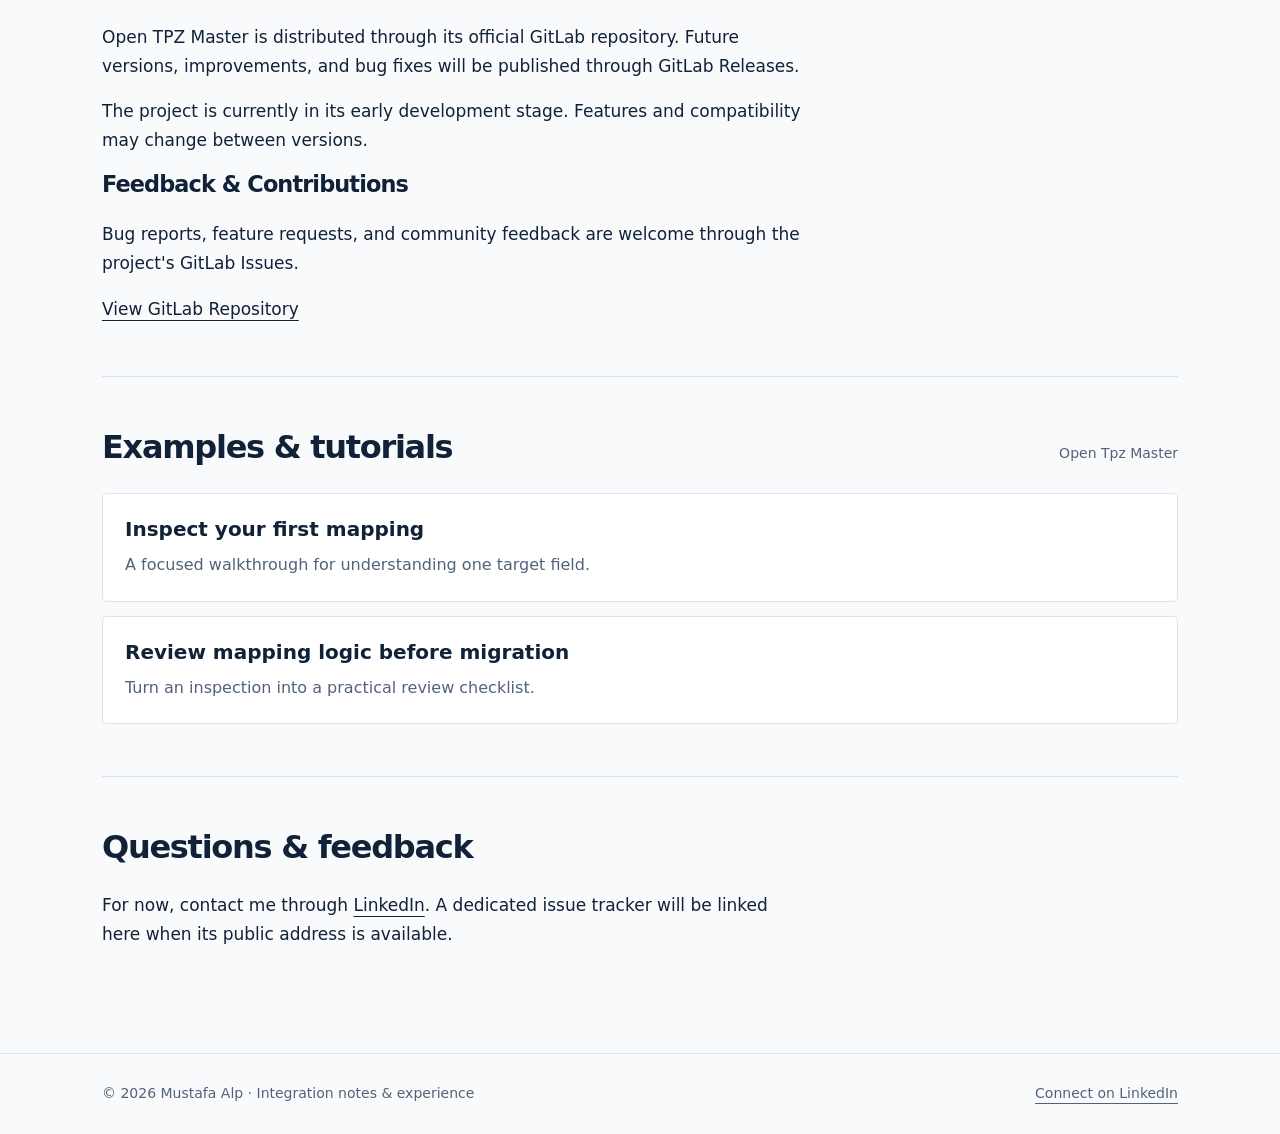
<file: tools/open-tpz-master/index.html>
<!doctype html>
<html lang="en">
    <head>
        <meta charset="utf-8">
        <meta name="viewport" content="width=device-width, initial-scale=1">
        <title>Open Tpz Master | Mustafa Alp</title>
        <meta name="description" content="Explore SAP PO TPZ exports and inspect message mapping logic.">
        <meta name="theme-color" content="#10263d">
        <meta property="og:title" content="Open Tpz Master | Mustafa Alp">
        <meta property="og:description" content="Explore SAP PO TPZ exports and inspect message mapping logic.">
        <meta property="og:type" content="website">
        <link rel="icon" href="../../assets/favicon.svg" type="image/svg+xml">
        <link rel="stylesheet" href="../../assets/style.css">
        <script defer src="../../assets/site.js"></script>
    </head>
    <body>
        <a class="skip" href="#main">Skip to content</a>
        <header>
            <div class="wrap nav">
                <a class="brand" href="../../index.html">mustafa alp<span>.</span></a>
                <nav aria-label="Main navigation">
                    <a href="../../index.html">Home</a>
                    <a href="../../tools.html" aria-current="page">Tools &amp; Projects</a>
                    <a href="../../blog.html">Blog</a><a href="../../cv.html">CV</a>
                </nav>
            </div>
        </header>
        <main id="main" class="wrap">
            <div class="page-head">
                <a class="small" href="../../tools.html">All tools &amp; projects</a>
                <p class="eyebrow" style="margin-top:28px">SAP PO / Mapping analysis</p>
                <h1>Open Tpz Master</h1>
                <p class="lead">Make message mapping logic easier to follow.</p>
                <p>Inspect a TPZ export and explore mapping relationships in a top-down brick tree.</p>
                <div class="actions">
                    <a class="button primary" href="../../docs/open-tpz-master/index.html">Getting started</a>
                    <a class="button" href="#tutorials">Examples &amp; tutorials</a>
                </div>
            </div>
            <section class="section">
                <div class="grid">
                    <article class="card">
                        <span class="number">01 / EXPLORE</span>
                        <h3>Start from an export</h3>
                        <p>Use a TPZ file as the starting point for inspecting message mapping content.</p>
                    </article>
                    <article class="card">
                        <span class="number">02 / TRACE</span>
                        <h3>Follow the mapping</h3>
                        <p>Examine the brick tree to understand the relationship between fields and functions.</p>
                    </article>
                    <article class="card">
                        <span class="number">03 / DOCUMENT</span>
                        <h3>Record your findings</h3>
                        <p>Use what you observe to write review notes and identify questions for further investigation.</p>
                    </article>
                </div>
            </section>
            <section class="section">
                <h2>Release &amp; availability</h2><h3>Open TPZ Master v0.1.0 — Initial Public Release</h3>
                <p>Open TPZ Master is an open-source desktop tool for SAP PI/PO consultants, designed to simplify message mapping analysis and provide a visual representation of mapping dependencies.</p><h3>Download</h3><p>The initial public release, v0.1.0, is available through GitLab.</p><a href="https://gitlab.com/alp.mustf/opentpzmaster/-/releases/v0.1.0">View Release v0.1.0 on GitLab</a><p>Visit the release page to access available downloads, source code archives, and release notes.</p><h3>Features</h3><ul><li>SAP PI/PO message mapping analysis</li><li>Interactive mapping dependency visualization</li><li>Target structure navigation and search</li><li>Standard function and UDF identification and source code</li><li>Target field search</li></ul><h3>Availability</h3><p>Open TPZ Master is distributed through its official GitLab repository. Future versions, improvements, and bug fixes will be published through GitLab Releases.</p><p>The project is currently in its early development stage. Features and compatibility may change between versions.</p><h3>Feedback &amp; Contributions</h3><p>Bug reports, feature requests, and community feedback are welcome through the project's GitLab Issues.</p><a href="https://gitlab.com/alp.mustf/opentpzmaster">View GitLab Repository</a>
                <!-- OWNER: Replace the paragraph above with verified release/platform details and real repository/download links. Do not invent a release version. -->
                
            </section>
            <section class="section" id="tutorials">
                <div class="section-head">
                    <h2>Examples &amp; tutorials</h2>
                    <span class="small">Open Tpz Master</span>
                </div>
                <div class="reading-links">
                    <a href="../../posts/open-tpz-master-first-mapping.html">
                        <strong>Inspect your first mapping</strong>
                        <span>A focused walkthrough for understanding one target field.</span>
                    </a>
                    <a href="../../posts/open-tpz-master-migration-review.html">
                        <strong>Review mapping logic before migration</strong>
                        <span>Turn an inspection into a practical review checklist.</span>
                    </a>
                </div>
            </section>
            <section class="section">
                <h2>Questions &amp; feedback</h2>
                <p>For now, contact me through <a href="https://www.linkedin.com/in/mustafa-alp/">LinkedIn</a>. A dedicated issue tracker will be linked here when its public address is available.</p>
            </section>
        </main>
        <footer>
            <div class="wrap footer-inner">
                <span>© 2026 Mustafa Alp · Integration notes & experience</span>
                <a href="https://www.linkedin.com/in/mustafa-alp/">Connect on LinkedIn</a>
            </div>
        </footer>
    </body>
</html>
</file>
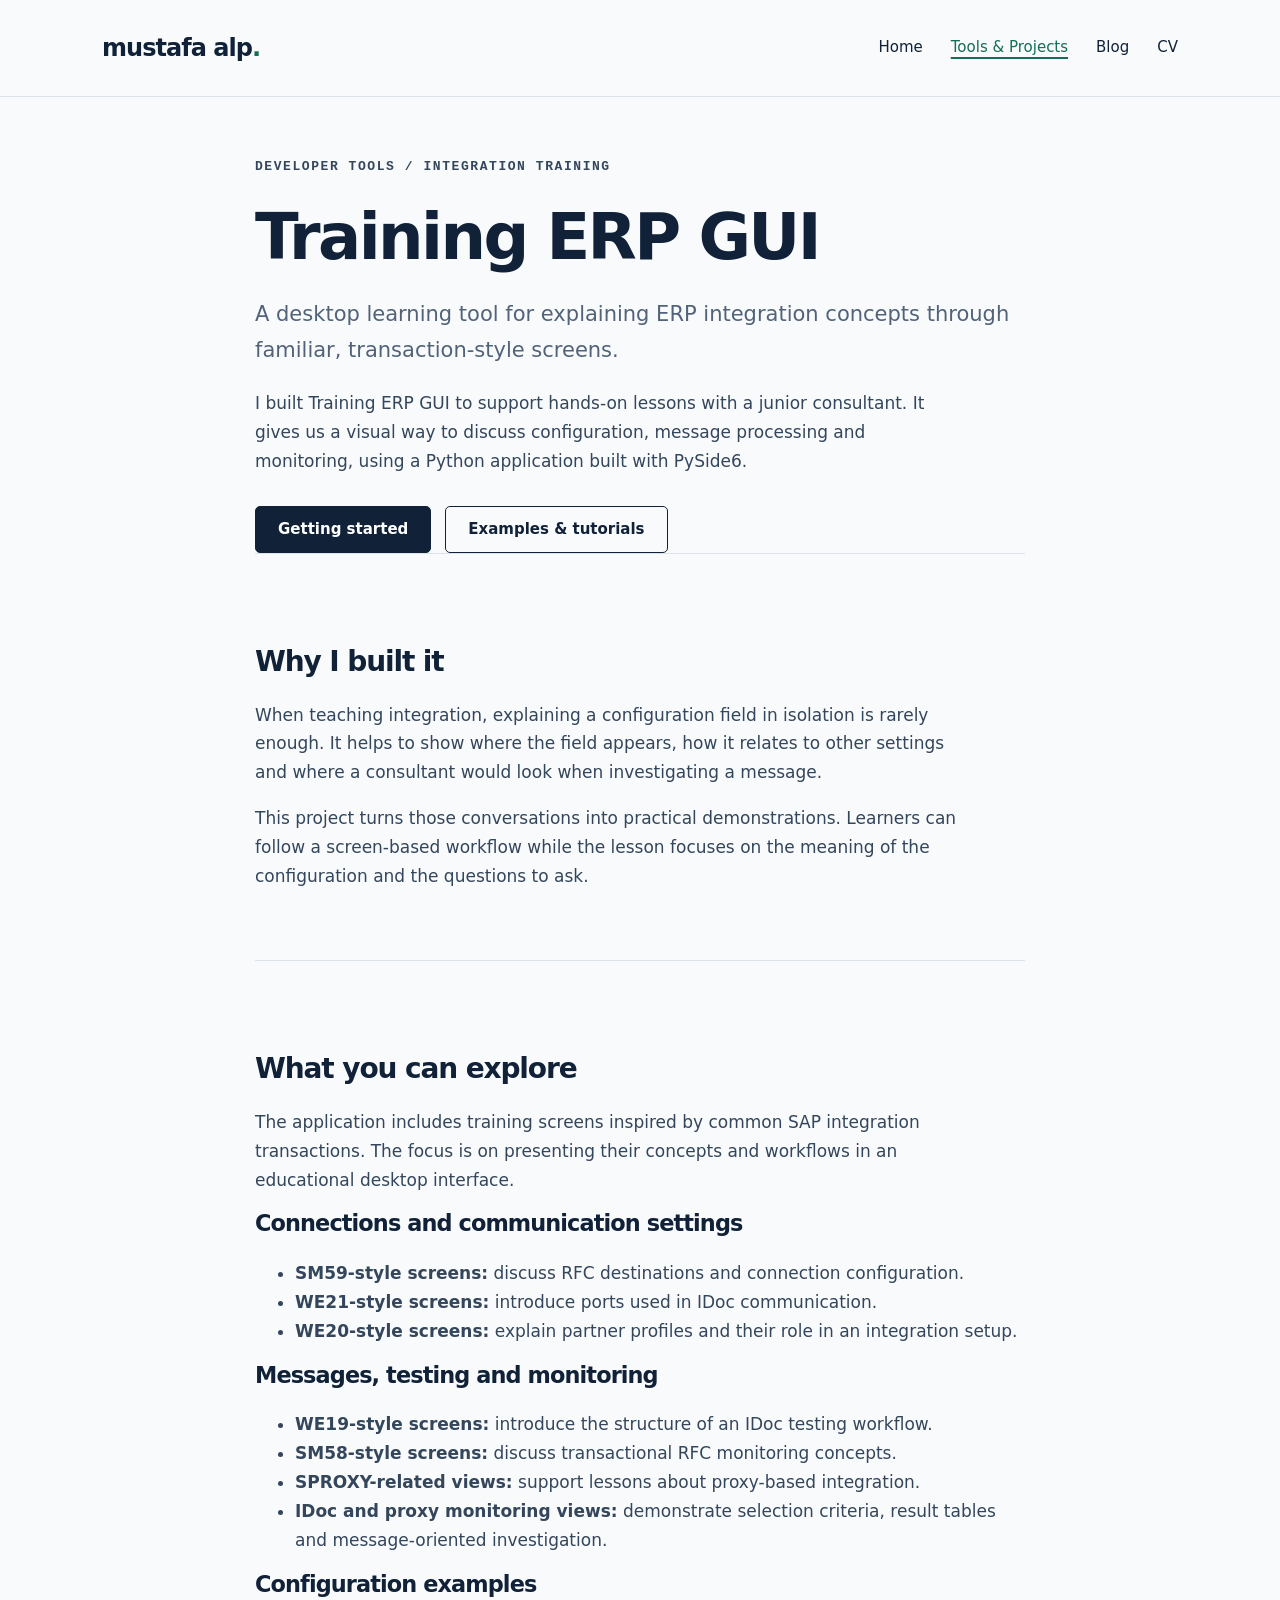
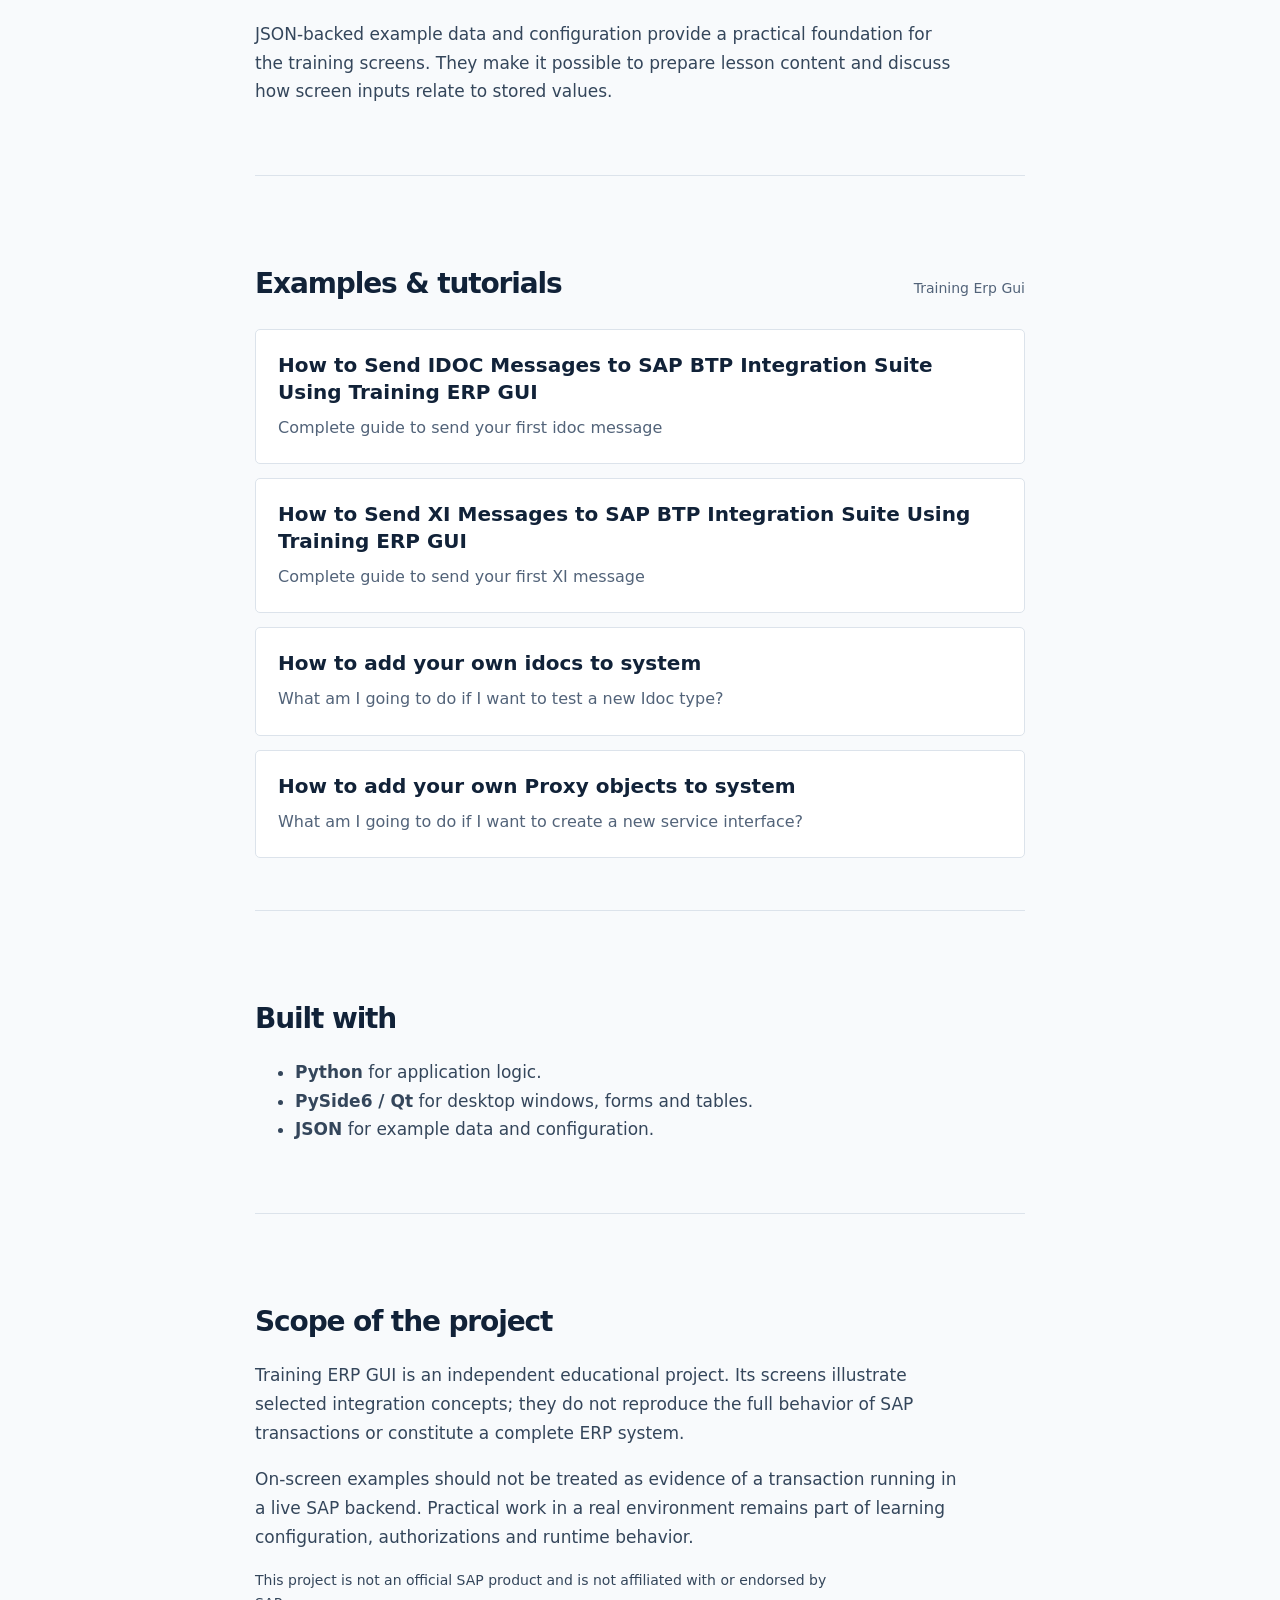
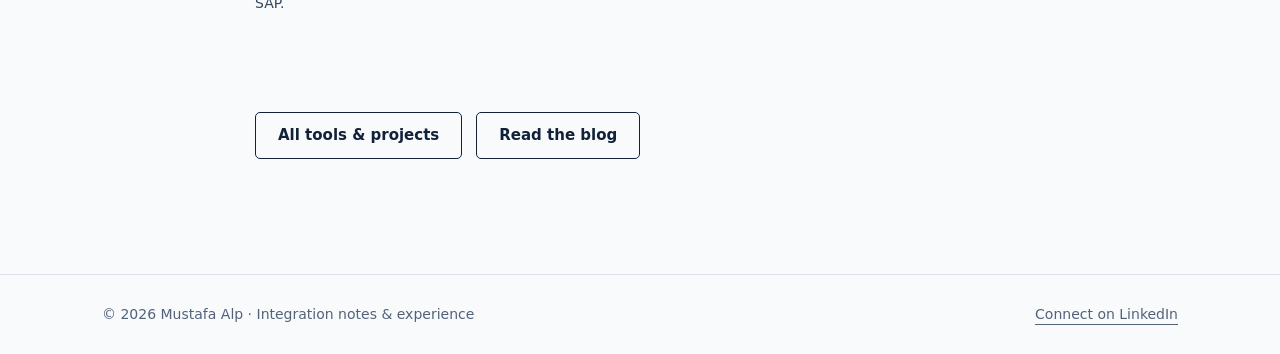
<file: tools/training-erp-gui/index.html>
<!doctype html>
<html lang="en"><head><meta charset="utf-8"><meta name="viewport" content="width=device-width, initial-scale=1"><title>Training ERP GUI</title><meta name="description" content="A Python and PySide6 desktop application for teaching ERP integration concepts through familiar, transaction-style screens."><meta name="theme-color" content="#10263d"><meta property="og:title" content="Training ERP GUI"><meta property="og:description" content="A Python and PySide6 desktop application for teaching ERP integration concepts through familiar, transaction-style screens."><meta property="og:type" content="website"><link rel="icon" type="image/svg+xml" href="../../assets/favicon.svg"><link rel="stylesheet" href="../../assets/style.css"><script defer src="../../assets/site.js"></script></head><body><a class="skip" href="#main">Skip to content</a><header><div class="wrap nav"><a class="brand" href="../../index.html">mustafa alp<span>.</span></a><nav aria-label="Main navigation"><a href="../../index.html">Home</a><a href="../../tools.html" aria-current="page">Tools &amp; Projects</a><a href="../../blog.html">Blog</a><a href="../../cv.html">CV</a></nav></div></header><main id="main" class="wrap"><article class="article">
  <p class="eyebrow">Developer tools / Integration training</p>
  <h1>Training ERP GUI</h1>
  <p class="intro">A desktop learning tool for explaining ERP integration concepts through familiar, transaction-style screens.</p>
  <p>I built Training ERP GUI to support hands-on lessons with a junior consultant. It gives us a visual way to discuss configuration, message processing and monitoring, using a Python application built with PySide6.</p>
  <div class="actions">
    <a class="button primary" href="../../docs/training-erp-gui/index.html">Getting started</a>
    <a class="button" href="#tutorials">Examples &amp; tutorials</a>
  </div>

  <section class="section" id="purpose">
    <h2>Why I built it</h2>
    <p>When teaching integration, explaining a configuration field in isolation is rarely enough. It helps to show where the field appears, how it relates to other settings and where a consultant would look when investigating a message.</p>
    <p>This project turns those conversations into practical demonstrations. Learners can follow a screen-based workflow while the lesson focuses on the meaning of the configuration and the questions to ask.</p>
  </section>

  <section class="section" id="training-screens">
    <h2>What you can explore</h2>
    <p>The application includes training screens inspired by common SAP integration transactions. The focus is on presenting their concepts and workflows in an educational desktop interface.</p>
    <h3>Connections and communication settings</h3>
    <ul>
      <li><strong>SM59-style screens:</strong> discuss RFC destinations and connection configuration.</li>
      <li><strong>WE21-style screens:</strong> introduce ports used in IDoc communication.</li>
      <li><strong>WE20-style screens:</strong> explain partner profiles and their role in an integration setup.</li>
    </ul>
    <h3>Messages, testing and monitoring</h3>
    <ul>
      <li><strong>WE19-style screens:</strong> introduce the structure of an IDoc testing workflow.</li>
      <li><strong>SM58-style screens:</strong> discuss transactional RFC monitoring concepts.</li>
      <li><strong>SPROXY-related views:</strong> support lessons about proxy-based integration.</li>
      <li><strong>IDoc and proxy monitoring views:</strong> demonstrate selection criteria, result tables and message-oriented investigation.</li>
    </ul>
    <h3>Configuration examples</h3>
    <p>JSON-backed example data and configuration provide a practical foundation for the training screens. They make it possible to prepare lesson content and discuss how screen inputs relate to stored values.</p>
  </section>



	<section class="section" id="tutorials">
		<div class="section-head">
			<h2>Examples &amp; tutorials</h2>
			<span class="small">Training Erp Gui </span>
		</div>
		<div class="reading-links">
			<a href="../../posts/how-to-send-idocs-to-sap-btp.html">
				<strong>How to Send IDOC Messages to SAP BTP Integration Suite Using Training ERP GUI</strong>
				<span>Complete guide to send your first idoc message</span>
			</a>
			<a href="../../posts/how-to-send-xi-messages-to-sap-btp-integration-suite-using-training-erp-gui.html">
				<strong>How to Send XI Messages to SAP BTP Integration Suite Using Training ERP GUI</strong>
				<span>Complete guide to send your first XI message</span>
			</a>
			<a href="../../posts/open-tpz-master-migration-review.html">
				<strong>How to add your own idocs to system</strong>
				<span>What am I going to do if I want to test a new Idoc type?</span>
			</a>
			<a href="../../posts/open-tpz-master-migration-review.html">
				<strong>How to add your own Proxy objects to system</strong>
				<span>What am I going to do if I want to create a new service interface?</span>
			</a>
		</div>
	</section>


  <section class="section" id="technology">
    <h2>Built with</h2>
    <ul>
      <li><strong>Python</strong> for application logic.</li>
      <li><strong>PySide6 / Qt</strong> for desktop windows, forms and tables.</li>
      <li><strong>JSON</strong> for example data and configuration.</li>
    </ul>
  </section>

  <section class="section" id="scope">
    <h2>Scope of the project</h2>
    <p>Training ERP GUI is an independent educational project. Its screens illustrate selected integration concepts; they do not reproduce the full behavior of SAP transactions or constitute a complete ERP system.</p>
    <p>On-screen examples should not be treated as evidence of a transaction running in a live SAP backend. Practical work in a real environment remains part of learning configuration, authorizations and runtime behavior.</p>
    <p class="small">This project is not an official SAP product and is not affiliated with or endorsed by SAP.</p>
  </section>

  <!-- OWNER: Add the verified repository, release URL, installation instructions
       and supported platform details here. No download URL has been supplied. -->

  <div class="actions">
    <a class="button" href="../../tools.html">All tools &amp; projects</a>
    <a class="button" href="../../blog.html">Read the blog</a>
  </div>
</article></main><footer><div class="wrap footer-inner"><span>© 2026 Mustafa Alp · Integration notes & experience</span><a href="https://www.linkedin.com/in/mustafa-alp/">Connect on LinkedIn</a></div></footer></body></html>
</file>
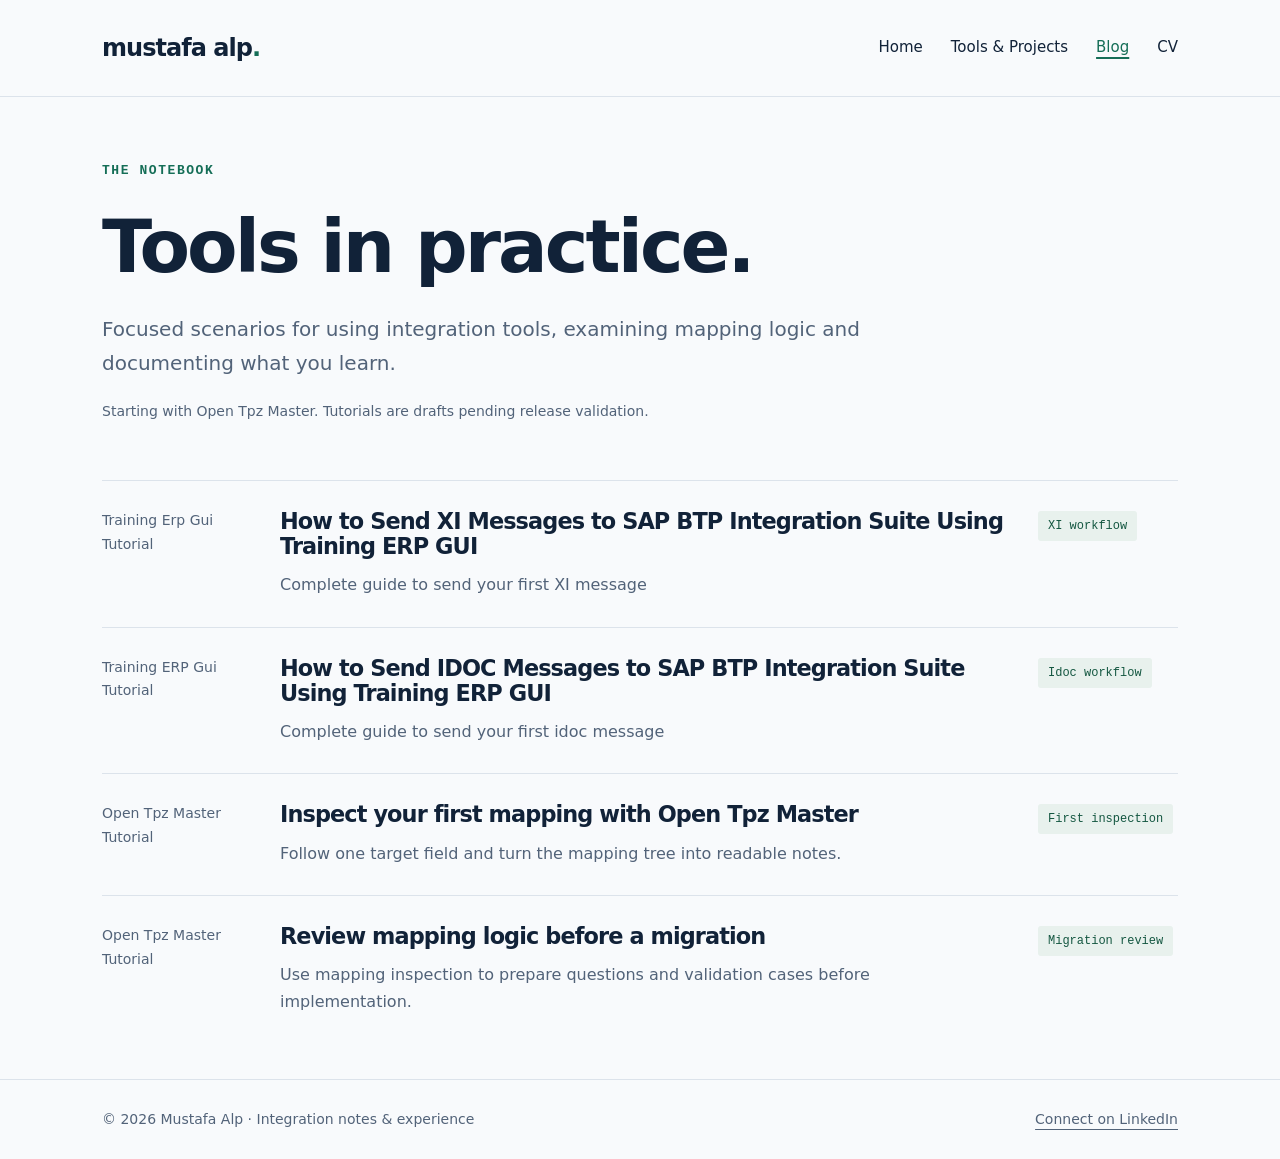
<file: blog.html>
<!doctype html>
<html lang="en">
    <head>
        <meta charset="utf-8">
        <meta name="viewport" content="width=device-width, initial-scale=1">
        <title>Blog | Mustafa Alp</title>
        <meta name="description" content="Scenario-based notes and tutorials for SAP integration tools.">
        <meta name="theme-color" content="#10263d">
        <meta property="og:title" content="Blog | Mustafa Alp">
        <meta property="og:description" content="Scenario-based notes and tutorials for SAP integration tools.">
        <meta property="og:type" content="website">
        <link rel="icon" href="./assets/favicon.svg" type="image/svg+xml">
        <link rel="stylesheet" href="./assets/style.css">
        <script defer src="./assets/site.js"></script>
    </head>
    <body>
        <a class="skip" href="#main">Skip to content</a>
        <header>
            <div class="wrap nav">
                <a class="brand" href="./index.html">mustafa alp<span>.</span></a>
                <nav aria-label="Main navigation">
                    <a href="./index.html">Home</a>
                    <a href="./tools.html">Tools &amp; Projects</a>
                    <a href="./blog.html" aria-current="page">Blog</a>
                    <a href="./cv.html">CV</a>
                </nav>
            </div>
        </header>
        <main id="main" class="wrap">
            <div class="page-head">
                <p class="eyebrow">The notebook</p>
                <h1>Tools in practice.</h1>
                <p class="lead">Focused scenarios for using integration tools, examining mapping logic and documenting what you learn.</p>
                <p class="small">Starting with Open Tpz Master. Tutorials are drafts pending release validation.</p>
            </div>

			<article class="post-row">
				<div class="small">Training Erp Gui<br>Tutorial</div>
				<div>
					<h3>
						<a href="./posts/how-to-send-xi-messages-to-sap-btp-integration-suite-using-training-erp-gui.html">How to Send XI Messages to SAP BTP Integration Suite Using Training ERP GUI</a>
					</h3>
					<p>Complete guide to send your first XI message</p>
				</div>
				<div>
					<span class="tag">XI workflow</span>
				</div>
			</article>

			<article class="post-row">
				<div class="small">Training ERP Gui<br>Tutorial</div>
				<div>
					<h3>
						<a href="./posts/how-to-send-idocs-to-sap-btp.html">How to Send IDOC Messages to SAP BTP Integration Suite Using Training ERP GUI</a>
					</h3>
					<p>Complete guide to send your first idoc message</p>
				</div>
				<div>
					<span class="tag">Idoc workflow</span>
				</div>
			</article>

			<article class="post-row">
                <div class="small">Open Tpz Master<br>Tutorial</div>
                <div>
                    <h3><a href="./posts/open-tpz-master-first-mapping.html">Inspect your first mapping with Open Tpz Master</a></h3>
                    <p>Follow one target field and turn the mapping tree into readable notes.</p>
                </div>
                <div>
                    <span class="tag">First inspection</span>
                </div>
            </article>
            <article class="post-row">
                <div class="small">Open Tpz Master<br>Tutorial</div>
                <div>
                    <h3><a href="./posts/open-tpz-master-migration-review.html">Review mapping logic before a migration</a></h3>
                    <p>Use mapping inspection to prepare questions and validation cases before implementation.</p>
                </div>
                <div>
                    <span class="tag">Migration review</span>
                </div>
            </article>
        </main>
        <footer>
            <div class="wrap footer-inner">
                <span>© 2026 Mustafa Alp · Integration notes & experience</span>
                <a href="https://www.linkedin.com/in/mustafa-alp/">Connect on LinkedIn</a>
            </div>
        </footer>
    </body>
</html>
</file>
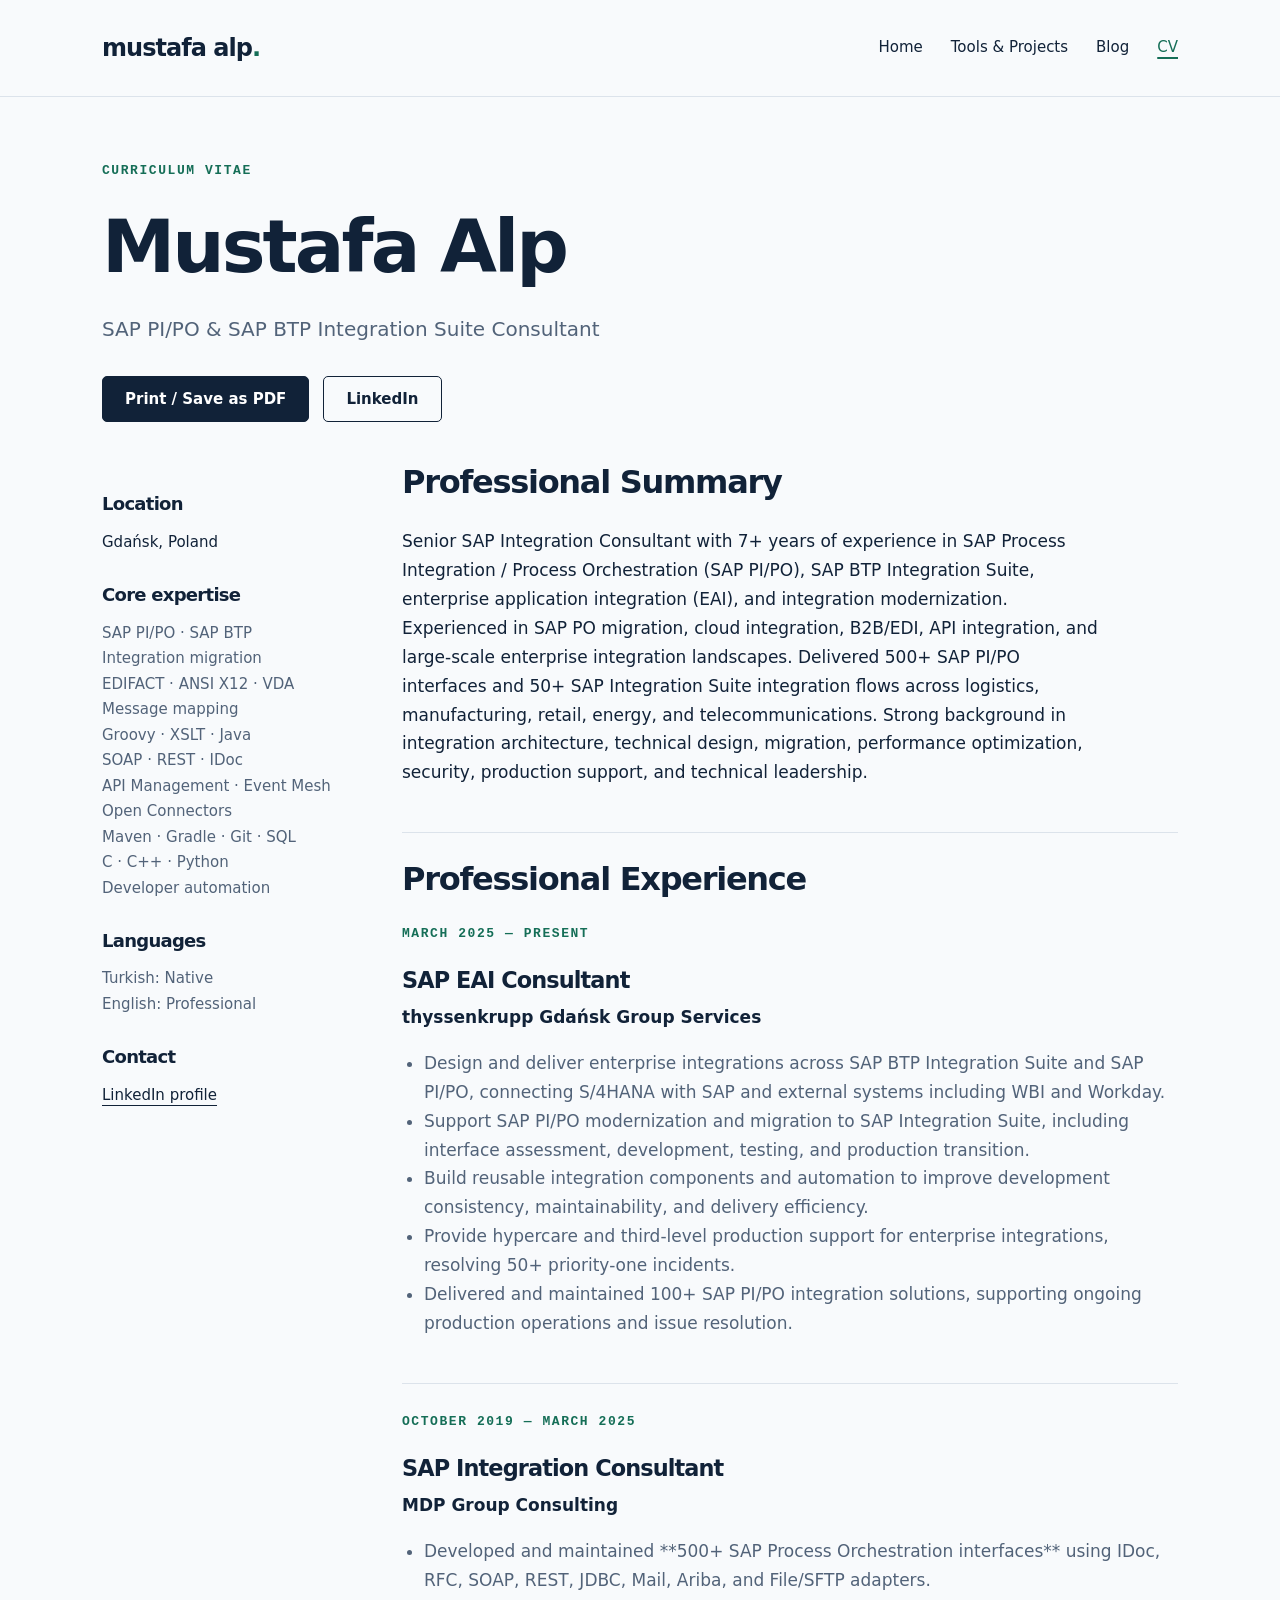
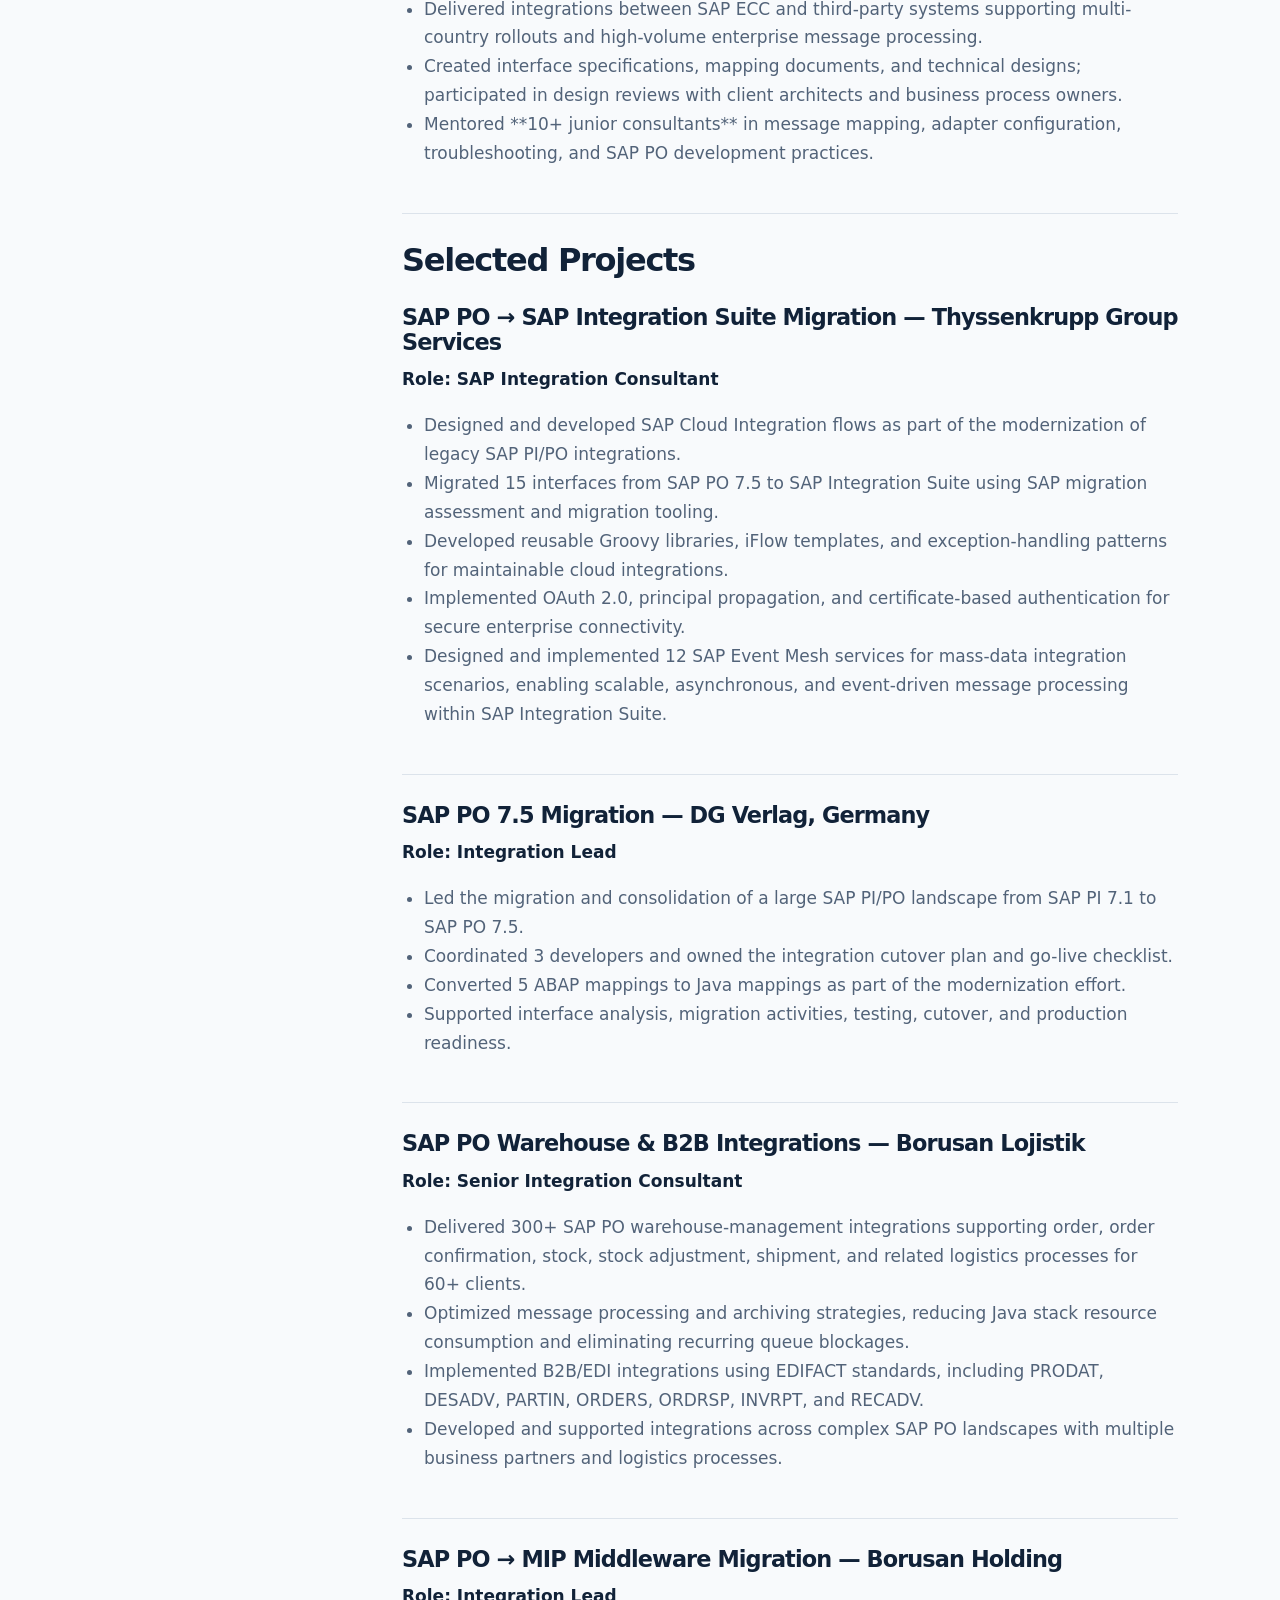
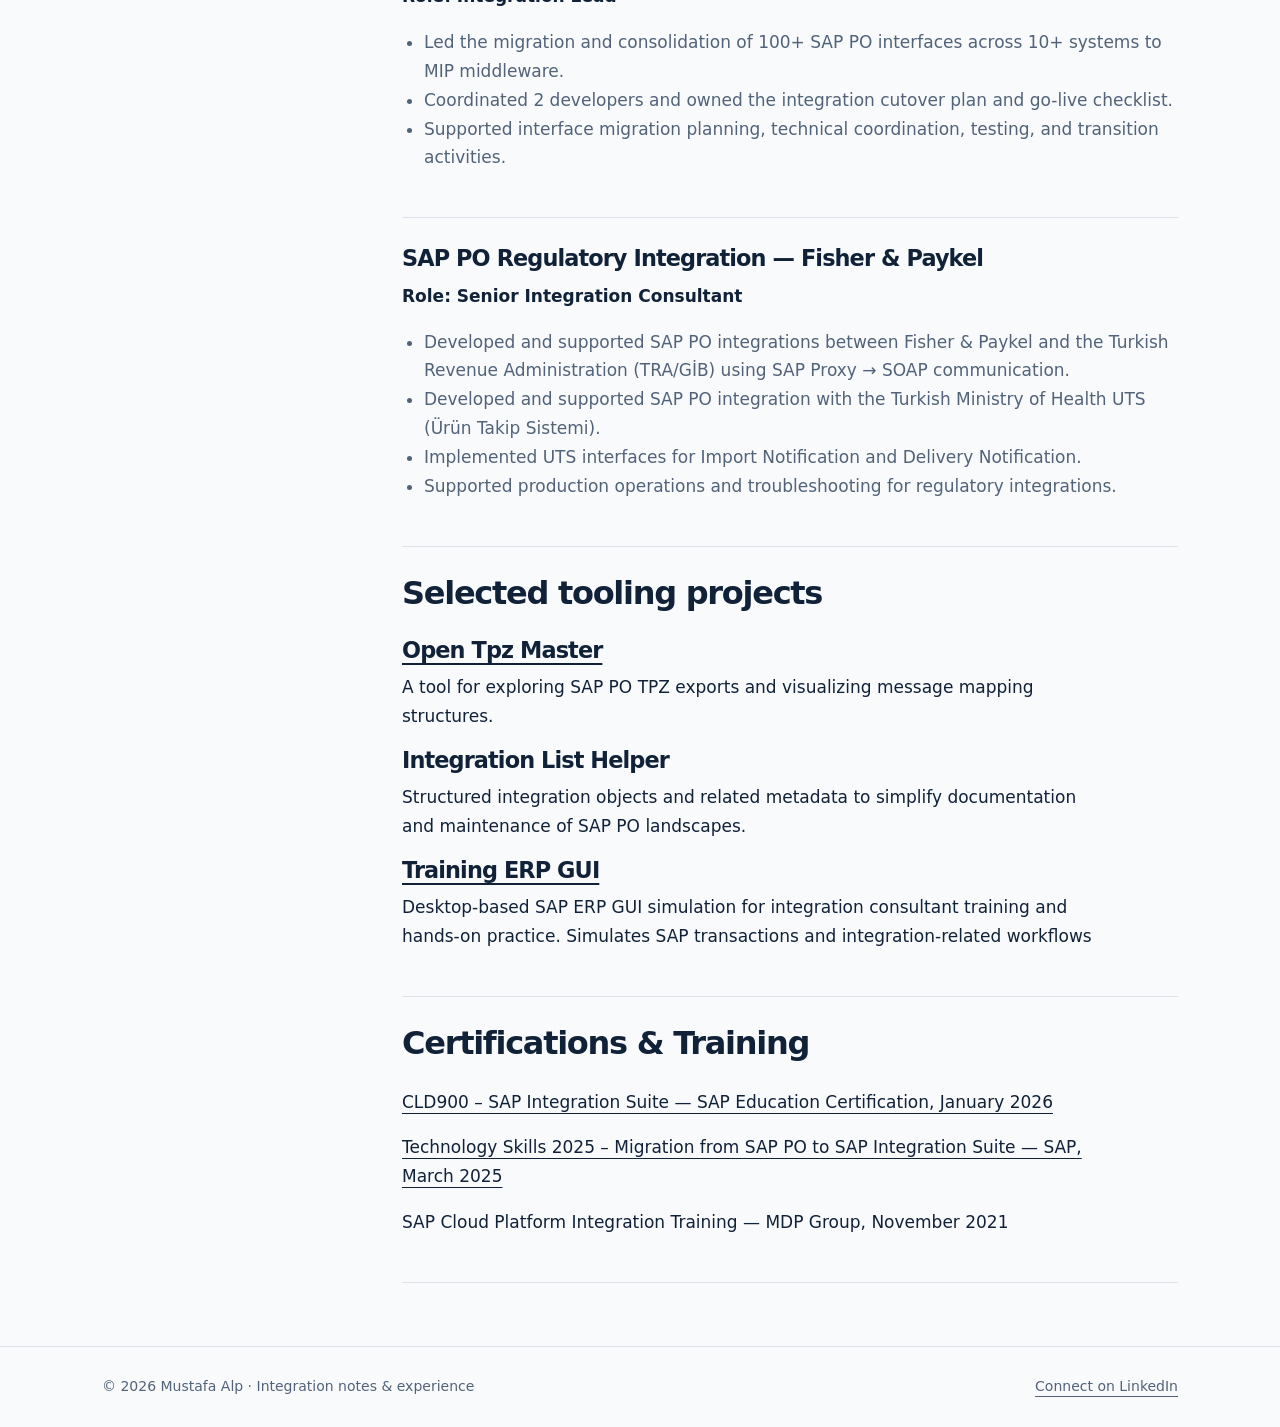
<file: cv.html>
<!doctype html>
<html lang="en">
    <head>
        <meta charset="utf-8">
        <meta name="viewport" content="width=device-width, initial-scale=1">
        <title>Curriculum Vitae | Mustafa Alp</title>
        <meta name="description" content="Experience and skills of Mustafa Alp, SAP integration consultant.">
        <meta name="theme-color" content="#10263d">
        <meta property="og:title" content="Curriculum Vitae | Mustafa Alp">
        <meta property="og:description" content="Experience and skills of Mustafa Alp, SAP integration consultant.">
        <meta property="og:type" content="website">
        <link rel="icon" href="./assets/favicon.svg" type="image/svg+xml">
        <link rel="stylesheet" href="./assets/style.css">
        <script defer src="./assets/site.js"></script>
    </head>
    <body>
        <a class="skip" href="#main">Skip to content</a>
        <header>
            <div class="wrap nav">
                <a class="brand" href="./index.html">mustafa alp<span>.</span></a>
                <nav aria-label="Main navigation">
                    <a href="./index.html">Home</a>
                    <a href="./tools.html">Tools &amp; Projects</a>
                    <a href="./blog.html">Blog</a>
                    <a href="./cv.html" aria-current="page">CV</a>
                </nav>
            </div>
        </header>
        <main id="main" class="wrap">
            <div class="page-head">
                <p class="eyebrow">Curriculum Vitae</p>
                <h1>Mustafa Alp</h1>
                <p class="lead">SAP PI/PO & SAP BTP Integration Suite Consultant</p>
                <div class="actions">
                    <button type="button" class="button primary" data-print>Print / Save as PDF</button>
                    <a class="button" href="https://www.linkedin.com/in/mustafa-alp/">LinkedIn</a>
                </div>
            </div>
            <div class="cv-layout">
                <aside>
                    <h2>Location</h2>
                    <p>Gdańsk, Poland</p>
                    <h2>Core expertise</h2>
                    <ul>
                        <li>SAP PI/PO · SAP BTP</li>
                        <li>Integration migration</li>
                        <li>EDIFACT · ANSI X12 · VDA</li>
                        <li>Message mapping</li>
                        <li>Groovy · XSLT · Java</li>
                        <li>SOAP · REST · IDoc</li>
                        <li>API Management · Event Mesh</li>
                        <li>Open Connectors</li>
                        <li>Maven · Gradle · Git · SQL</li>
                        <li>C · C++ · Python</li>
                        <li>Developer automation</li>
                    </ul>
                    <h2>Languages</h2>
                    <ul>
                        <li>Turkish: Native</li>
                        <li>English: Professional</li>
                    </ul>
                    <h2>Contact</h2>
                    <a href="https://www.linkedin.com/in/mustafa-alp/">LinkedIn profile</a>
                </aside>
                <div>
                    <section class="job">
                        <h2>Professional Summary</h2>
                        <p>Senior SAP Integration Consultant with 7+ years of experience in SAP Process Integration / Process Orchestration (SAP PI/PO), SAP BTP Integration Suite, enterprise application integration (EAI), and integration modernization. Experienced in SAP PO migration, cloud integration, B2B/EDI, API integration, and large-scale enterprise integration landscapes. Delivered 500+ SAP PI/PO interfaces and 50+ SAP Integration Suite integration flows across logistics, manufacturing, retail, energy, and telecommunications. Strong background in integration architecture, technical design, migration, performance optimization, security, production support, and technical leadership.</p>
                    </section>
                    <section>
                        <h2>Professional Experience</h2>
                        <article class="job">
                            <p class="eyebrow">March 2025 — Present</p>
                            <h3>SAP EAI Consultant</h3>
                            <p><strong>thyssenkrupp Gdańsk Group Services</strong></p>
                            <ul>
                                <li>Design and deliver enterprise integrations across SAP BTP Integration Suite and SAP PI/PO, connecting S/4HANA with SAP and external systems including WBI and Workday.</li>
                                <li>Support SAP PI/PO modernization and migration to SAP Integration Suite, including interface assessment, development, testing, and production transition.</li>
                                <li>Build reusable integration components and automation to improve development consistency, maintainability, and delivery efficiency.</li>
                                <li>Provide hypercare and third-level production support for enterprise integrations, resolving 50+ priority-one incidents.</li>
                                <li>Delivered and maintained 100+ SAP PI/PO integration solutions, supporting ongoing production operations and issue resolution.</li>
                            </ul>
                        </article>
                        <article class="job">
                            <p class="eyebrow">October 2019 — March 2025</p>
                            <h3>SAP Integration Consultant</h3>
                            <p><strong>MDP Group Consulting</strong></p>
                            <ul>
                                <li>Developed and maintained **500+ SAP Process Orchestration interfaces** using IDoc, RFC, SOAP, REST, JDBC, Mail, Ariba, and File/SFTP adapters.</li>
                                <li>Delivered integrations between SAP ECC and third-party systems supporting multi-country rollouts and high-volume enterprise message processing.</li>
                                <li>Created interface specifications, mapping documents, and technical designs; participated in design reviews with client architects and business process owners.</li>
                                <li>Mentored **10+ junior consultants** in message mapping, adapter configuration, troubleshooting, and SAP PO development practices.</li>
                            </ul>
                        </article>
                    </section>
                    <section>
                        <h2>Selected Projects</h2>
                        <article class="job">
                            <h3>SAP PO → SAP Integration Suite Migration — Thyssenkrupp Group Services</h3>
                            <p><strong>Role: SAP Integration Consultant</strong></p>
                            <ul>
                                <li>Designed and developed SAP Cloud Integration flows as part of the modernization of legacy SAP PI/PO integrations.</li>
                                <li>Migrated 15 interfaces from SAP PO 7.5 to SAP Integration Suite using SAP migration assessment and migration tooling.</li>
                                <li>Developed reusable Groovy libraries, iFlow templates, and exception-handling patterns for maintainable cloud integrations.</li>
                                <li>Implemented OAuth 2.0, principal propagation, and certificate-based authentication for secure enterprise connectivity.</li>
                                <li>Designed and implemented 12 SAP Event Mesh services for mass-data integration scenarios, enabling scalable, asynchronous, and event-driven message processing within SAP Integration Suite.</li>
                            </ul>
                        </article>
                        <article class="job">
                            <h3>SAP PO 7.5 Migration — DG Verlag, Germany</h3>
                            <p><strong>Role: Integration Lead</strong></p>
                            <ul>
                                <li>Led the migration and consolidation of a large SAP PI/PO landscape from SAP PI 7.1 to SAP PO 7.5.</li>
                                <li>Coordinated 3 developers and owned the integration cutover plan and go-live checklist.</li>
                                <li>Converted 5 ABAP mappings to Java mappings as part of the modernization effort.</li>
                                <li>Supported interface analysis, migration activities, testing, cutover, and production readiness.</li>
                            </ul>
                        </article>
						<article class="job">
                            <h3>SAP PO Warehouse & B2B Integrations — Borusan Lojistik</h3>
                            <p><strong>Role: Senior Integration Consultant</strong></p>
                            <ul>
                                <li>Delivered 300+ SAP PO warehouse-management integrations supporting order, order confirmation, stock, stock adjustment, shipment, and related logistics processes for 60+ clients.</li>
                                <li>Optimized message processing and archiving strategies, reducing Java stack resource consumption and eliminating recurring queue blockages.</li>
                                <li>Implemented B2B/EDI integrations using EDIFACT standards, including PRODAT, DESADV, PARTIN, ORDERS, ORDRSP, INVRPT, and RECADV.</li>
                                <li>Developed and supported integrations across complex SAP PO landscapes with multiple business partners and logistics processes.</li>
                            </ul>
                        </article>
						<article class="job">
                            <h3>SAP PO → MIP Middleware Migration — Borusan Holding</h3>
                            <p><strong>Role: Integration Lead</strong></p>
                            <ul>
                                <li>Led the migration and consolidation of 100+ SAP PO interfaces across 10+ systems to MIP middleware.</li>
                                <li>Coordinated 2 developers and owned the integration cutover plan and go-live checklist.</li>
                                <li>Supported interface migration planning, technical coordination, testing, and transition activities.</li>
                            </ul>
                        </article>
						<article class="job">
                            <h3>SAP PO Regulatory Integration — Fisher & Paykel</h3>
                            <p><strong>Role: Senior Integration Consultant</strong></p>
                            <ul>
                                <li>Developed and supported SAP PO integrations between Fisher & Paykel and the Turkish Revenue Administration (TRA/GİB) using SAP Proxy → SOAP communication.</li>
                                <li>Developed and supported SAP PO integration with the Turkish Ministry of Health UTS (Ürün Takip Sistemi).</li>
                                <li>Implemented UTS interfaces for Import Notification and Delivery Notification.</li>
                                <li>Supported production operations and troubleshooting for regulatory integrations.</li>
                            </ul>
                        </article>
                    </section>

                    <section class="job">
                        <h2>Selected tooling projects</h2>
                        <h3><a href="./tools/open-tpz-master/index.html">Open Tpz Master</a></h3>
                        <p>A tool for exploring SAP PO TPZ exports and visualizing message mapping structures.</p>
                        <h3>Integration List Helper</h3>
                        <p>Structured integration objects and related metadata to simplify documentation and maintenance of SAP PO landscapes.</p>
                        <h3><a href="./tools/training-erp-gui/index.html">Training ERP GUI</a></h3>
                        <p>Desktop-based SAP ERP GUI simulation for integration consultant training and hands-on practice. Simulates SAP transactions and integration-related workflows </p>
                    </section>

                    <section class="job">
                        <h2>Certifications & Training</h2>
                        <p><a href="https://www.linkedin.com/in/mustafa-alp/overlay/Certifications/1197783488/treasury/?profileId=ACoAAA4uXMcBOCwUd2DTnhwaoR7Doz_oSvi0OzM">CLD900 – SAP Integration Suite — SAP Education Certification, January 2026</a></p>
                        <p><a href="https://www.credly.com/badges/5662e21a-4db6-4532-9149-7d7ade0f5c12/linked_in_profile">Technology Skills 2025 – Migration from SAP PO to SAP Integration Suite — SAP, March 2025</a></p>
                        <p>SAP Cloud Platform Integration Training — MDP Group, November 2021</p>
                    </section>
                </div>
            </div>
        </main>
        <footer>
            <div class="wrap footer-inner">
                <span>© 2026 Mustafa Alp · Integration notes & experience</span>
                <a href="https://www.linkedin.com/in/mustafa-alp/">Connect on LinkedIn</a>
            </div>
        </footer>
    </body>
</html>
</file>
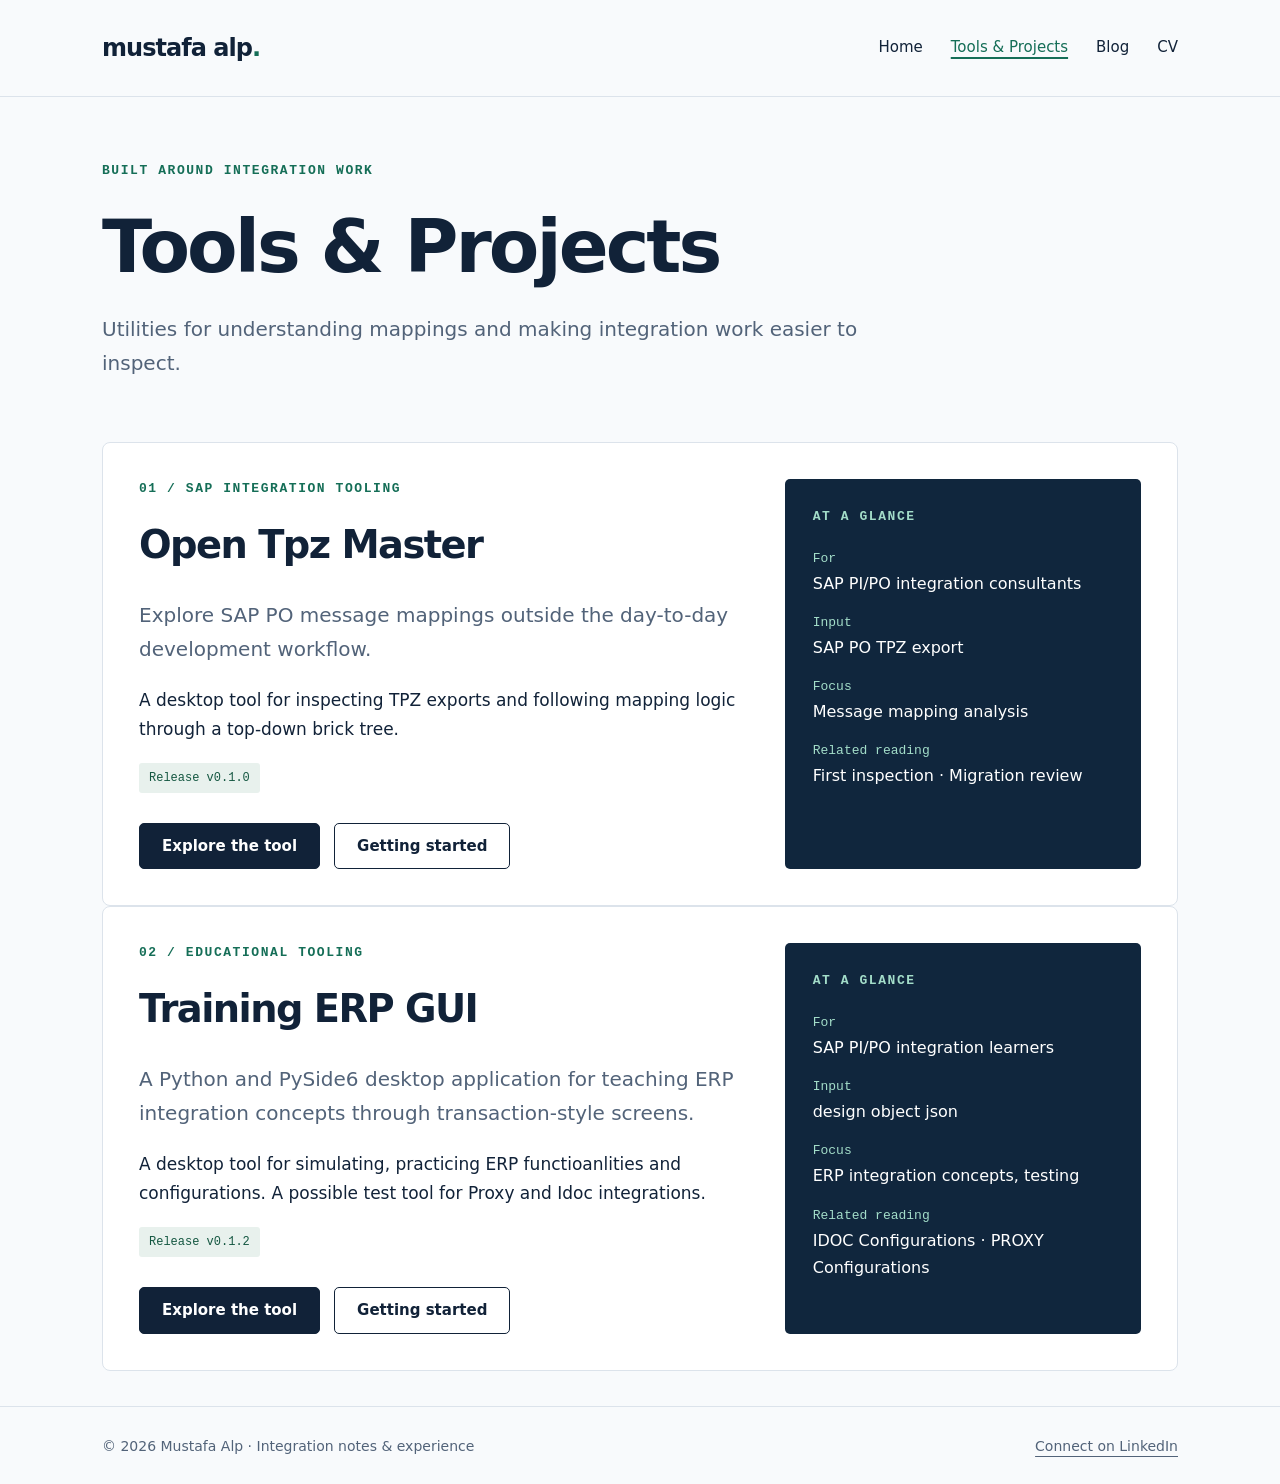
<file: tools.html>
<!doctype html>
<html lang="en">
    <head>
        <meta charset="utf-8">
        <meta name="viewport" content="width=device-width, initial-scale=1">
        <title>Tools &amp; Projects | Mustafa Alp</title>
        <meta name="description" content="Practical tools for SAP integration analysis and development.">
        <meta name="theme-color" content="#10263d">
        <meta property="og:title" content="Tools &amp; Projects | Mustafa Alp">
        <meta property="og:description" content="Practical tools for SAP integration analysis and development.">
        <meta property="og:type" content="website">
        <link rel="icon" href="./assets/favicon.svg" type="image/svg+xml">
        <link rel="stylesheet" href="./assets/style.css">
        <script defer src="./assets/site.js"></script>
    </head>
    <body>
        <a class="skip" href="#main">Skip to content</a>
        <header>
            <div class="wrap nav">
                <a class="brand" href="./index.html">mustafa alp<span>.</span></a>
                <nav aria-label="Main navigation">
                    <a href="./index.html">Home</a>
                    <a href="./tools.html" aria-current="page">Tools &amp; Projects</a>
                    <a href="./blog.html">Blog</a><a href="./cv.html">CV</a>
                </nav>
            </div>
        </header>
        <main id="main" class="wrap">
            <div class="page-head">
                <p class="eyebrow">Built around integration work</p>
                <h1>Tools &amp; Projects</h1>
                <p class="lead">Utilities for understanding mappings and making integration work easier to inspect.</p>
            </div>
            <article class="tool-feature">
                <div>
                    <p class="eyebrow">01 / SAP integration tooling</p>
                    <h2>Open Tpz Master</h2>
                    <p class="lead">Explore SAP PO message mappings outside the day-to-day development workflow.</p>
                    <p>A desktop tool for inspecting TPZ exports and following mapping logic through a top-down brick tree.</p>
                    <span class="tag">Release v0.1.0</span>
                    <div class="actions">
                        <a class="button primary" href="./tools/open-tpz-master/index.html">Explore the tool</a>
                        <a class="button" href="./docs/open-tpz-master/index.html">Getting started</a>
                    </div>
                </div>
                <div class="tool-summary">
                    <p class="eyebrow">At a glance</p>
                    <dl>
                        <dt>For</dt>
                        <dd>SAP PI/PO integration consultants</dd>
                        <dt>Input</dt>
                        <dd>SAP PO TPZ export</dd>
                        <dt>Focus</dt>
                        <dd>Message mapping analysis</dd>
                        <dt>Related reading</dt>
                        <dd>First inspection · Migration review</dd>
                    </dl>
                </div>
            </article>
            <article class="tool-feature">
                <div>
                    <p class="eyebrow">02 / Educational Tooling</p>
                    <h2>Training ERP GUI</h2>
                    <p class="lead">A Python and PySide6 desktop application for teaching ERP integration concepts through transaction-style screens.</p>
                    <p>A desktop tool for simulating, practicing ERP functioanlities and configurations. A possible test tool for Proxy and Idoc integrations.</p>
                    <span class="tag">Release v0.1.2</span>
                    <div class="actions">
                        <a class="button primary" href="./tools/training-erp-gui/index.html">Explore the tool</a>
                        <a class="button" href="./docs/training-erp-gui/index.html">Getting started</a>
                    </div>
                </div>
                <div class="tool-summary">
                    <p class="eyebrow">At a glance</p>
                    <dl>
                        <dt>For</dt>
                        <dd>SAP PI/PO integration learners</dd>
                        <dt>Input</dt>
                        <dd>design object json</dd>
                        <dt>Focus</dt>
                        <dd>ERP integration concepts, testing</dd>
                        <dt>Related reading</dt>
                        <dd>IDOC Configurations · PROXY Configurations</dd>
                    </dl>
                </div>
            </article>
        </main>
        <footer>
            <div class="wrap footer-inner">
                <span>© 2026 Mustafa Alp · Integration notes & experience</span>
                <a href="https://www.linkedin.com/in/mustafa-alp/">Connect on LinkedIn</a>
            </div>
        </footer>
    </body>
</html>
</file>
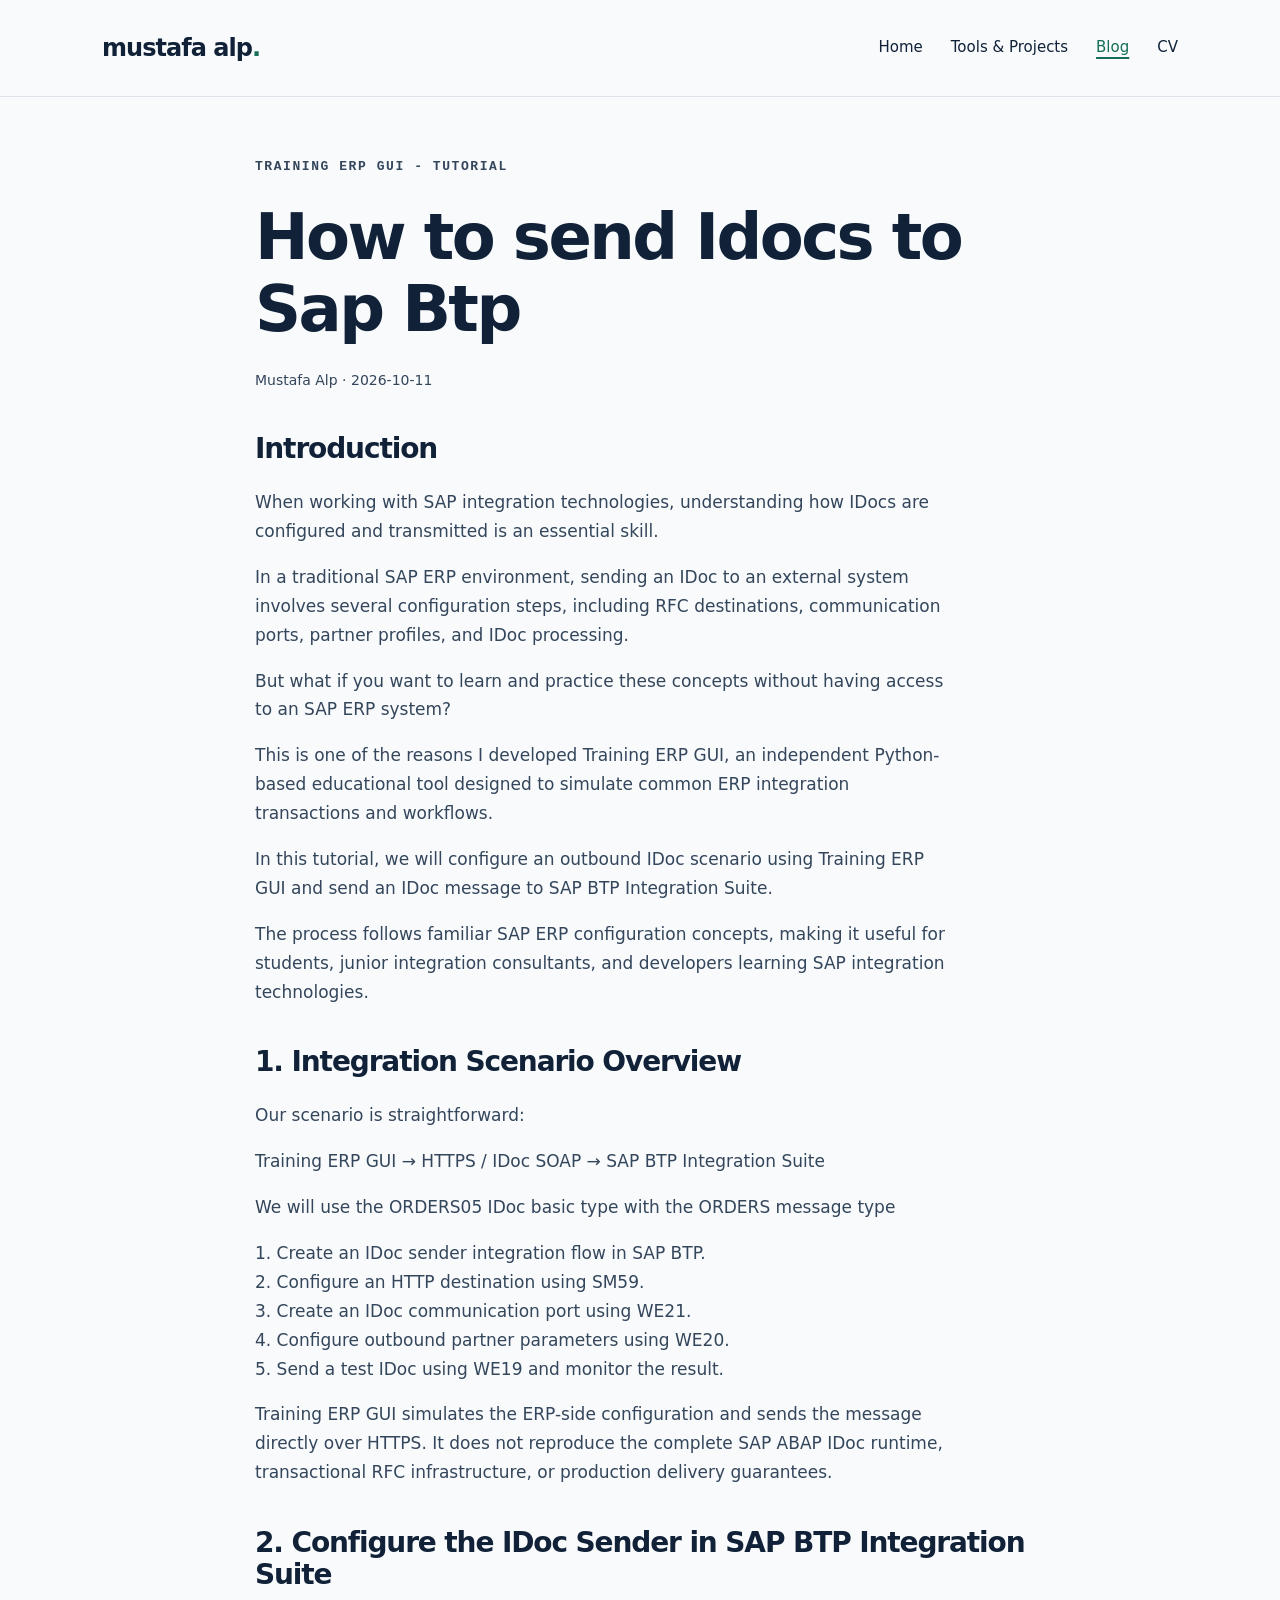
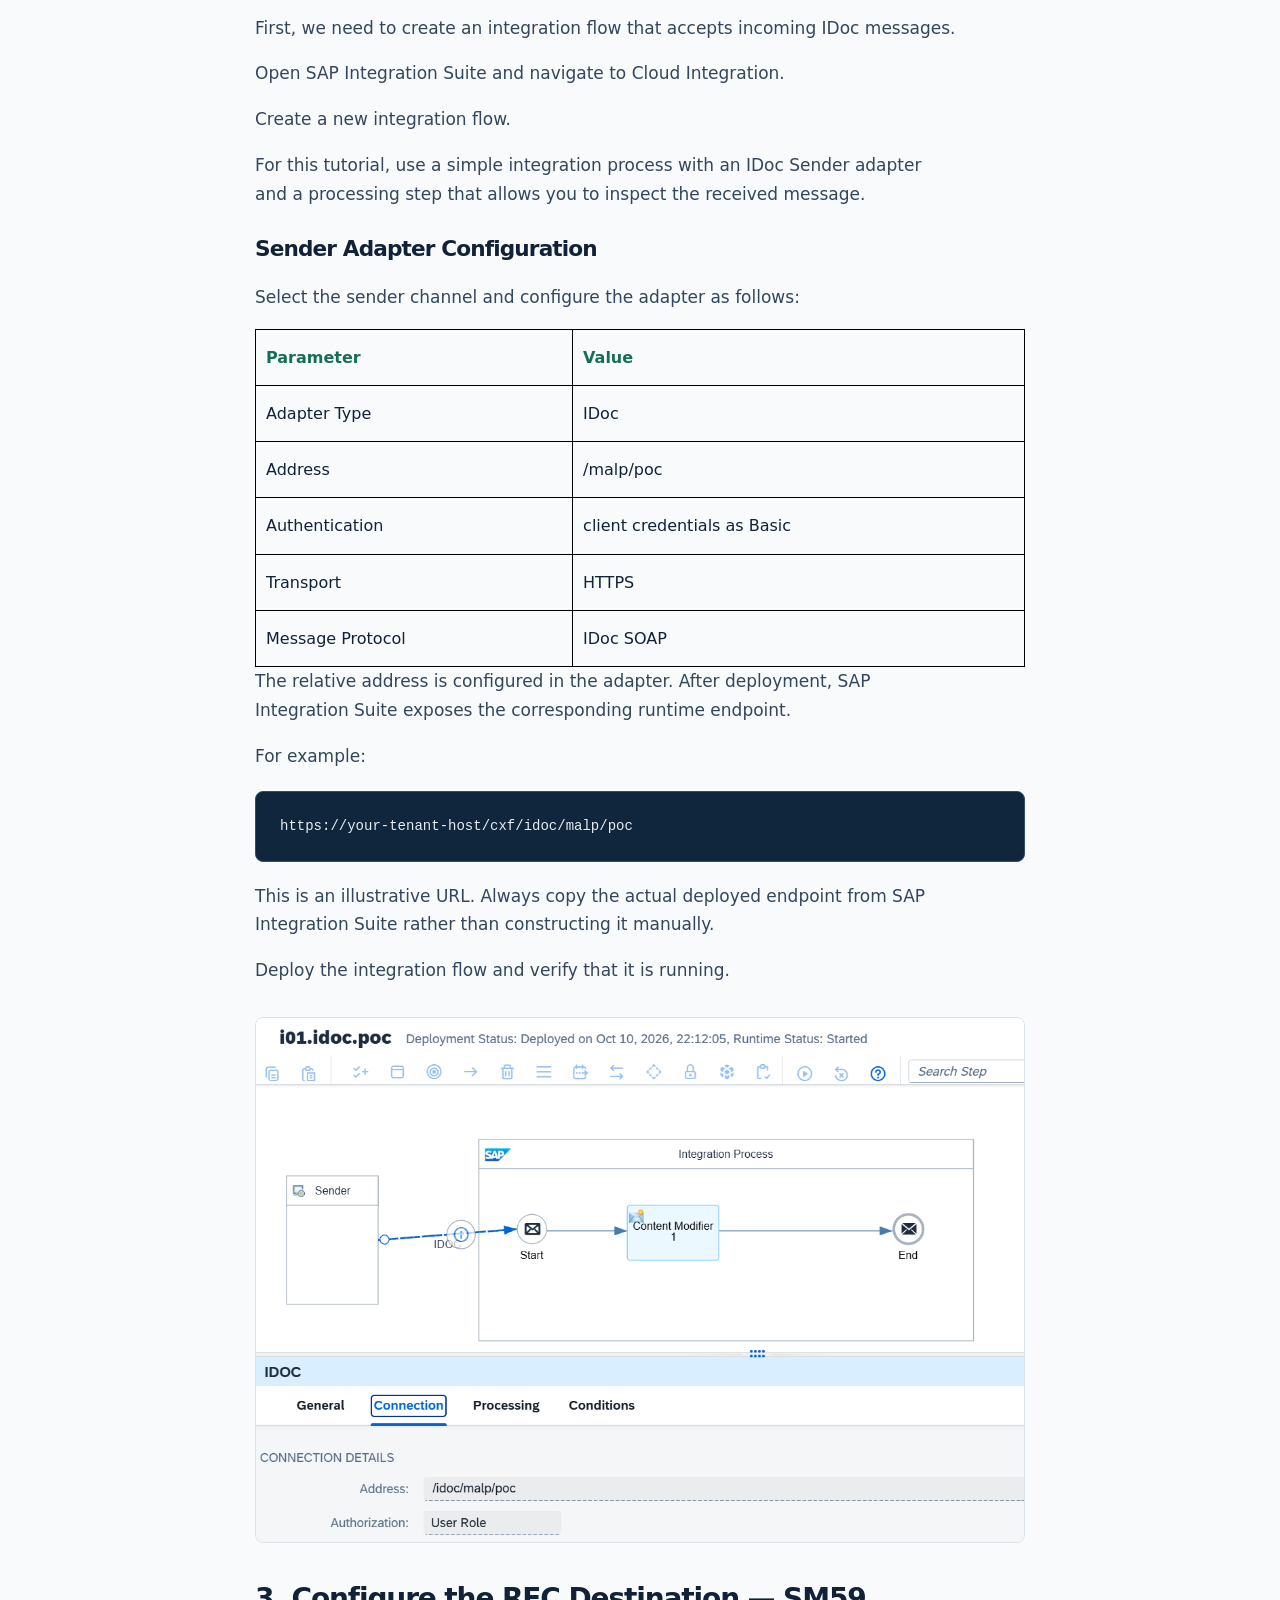
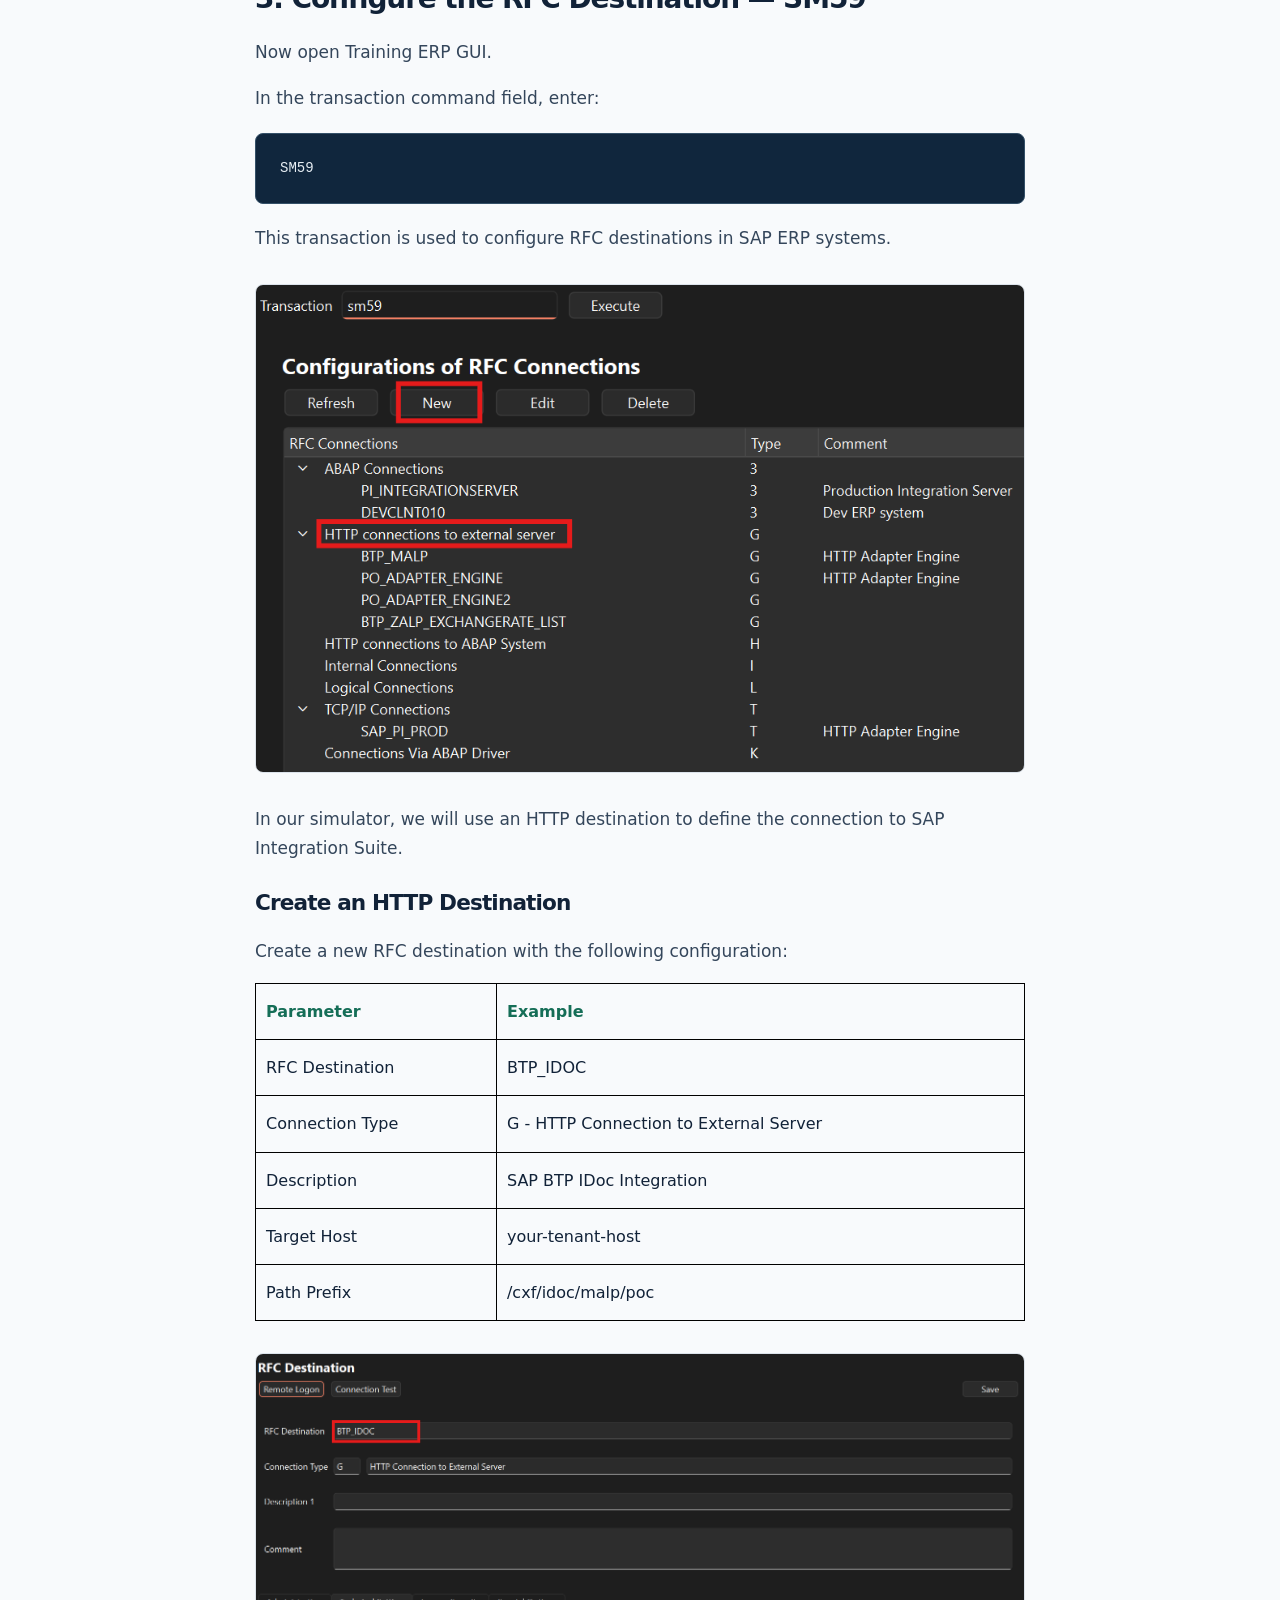
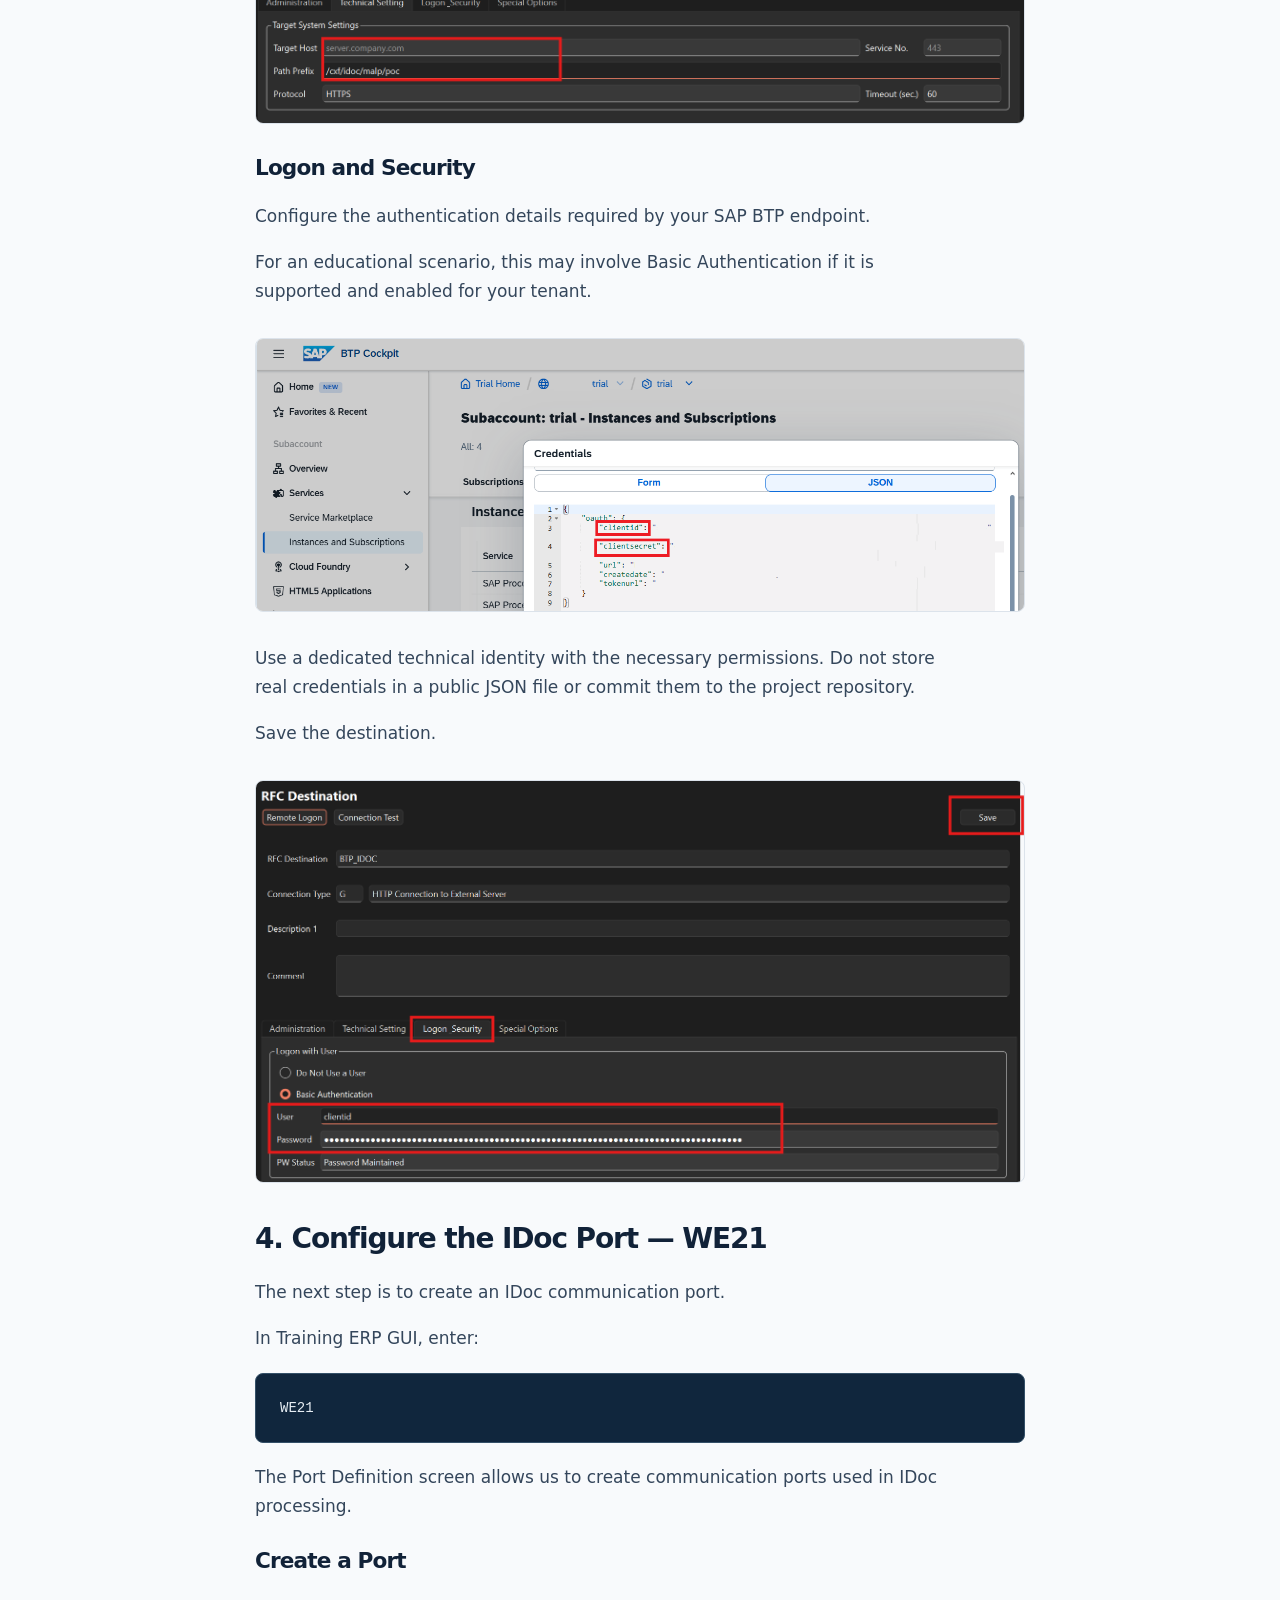
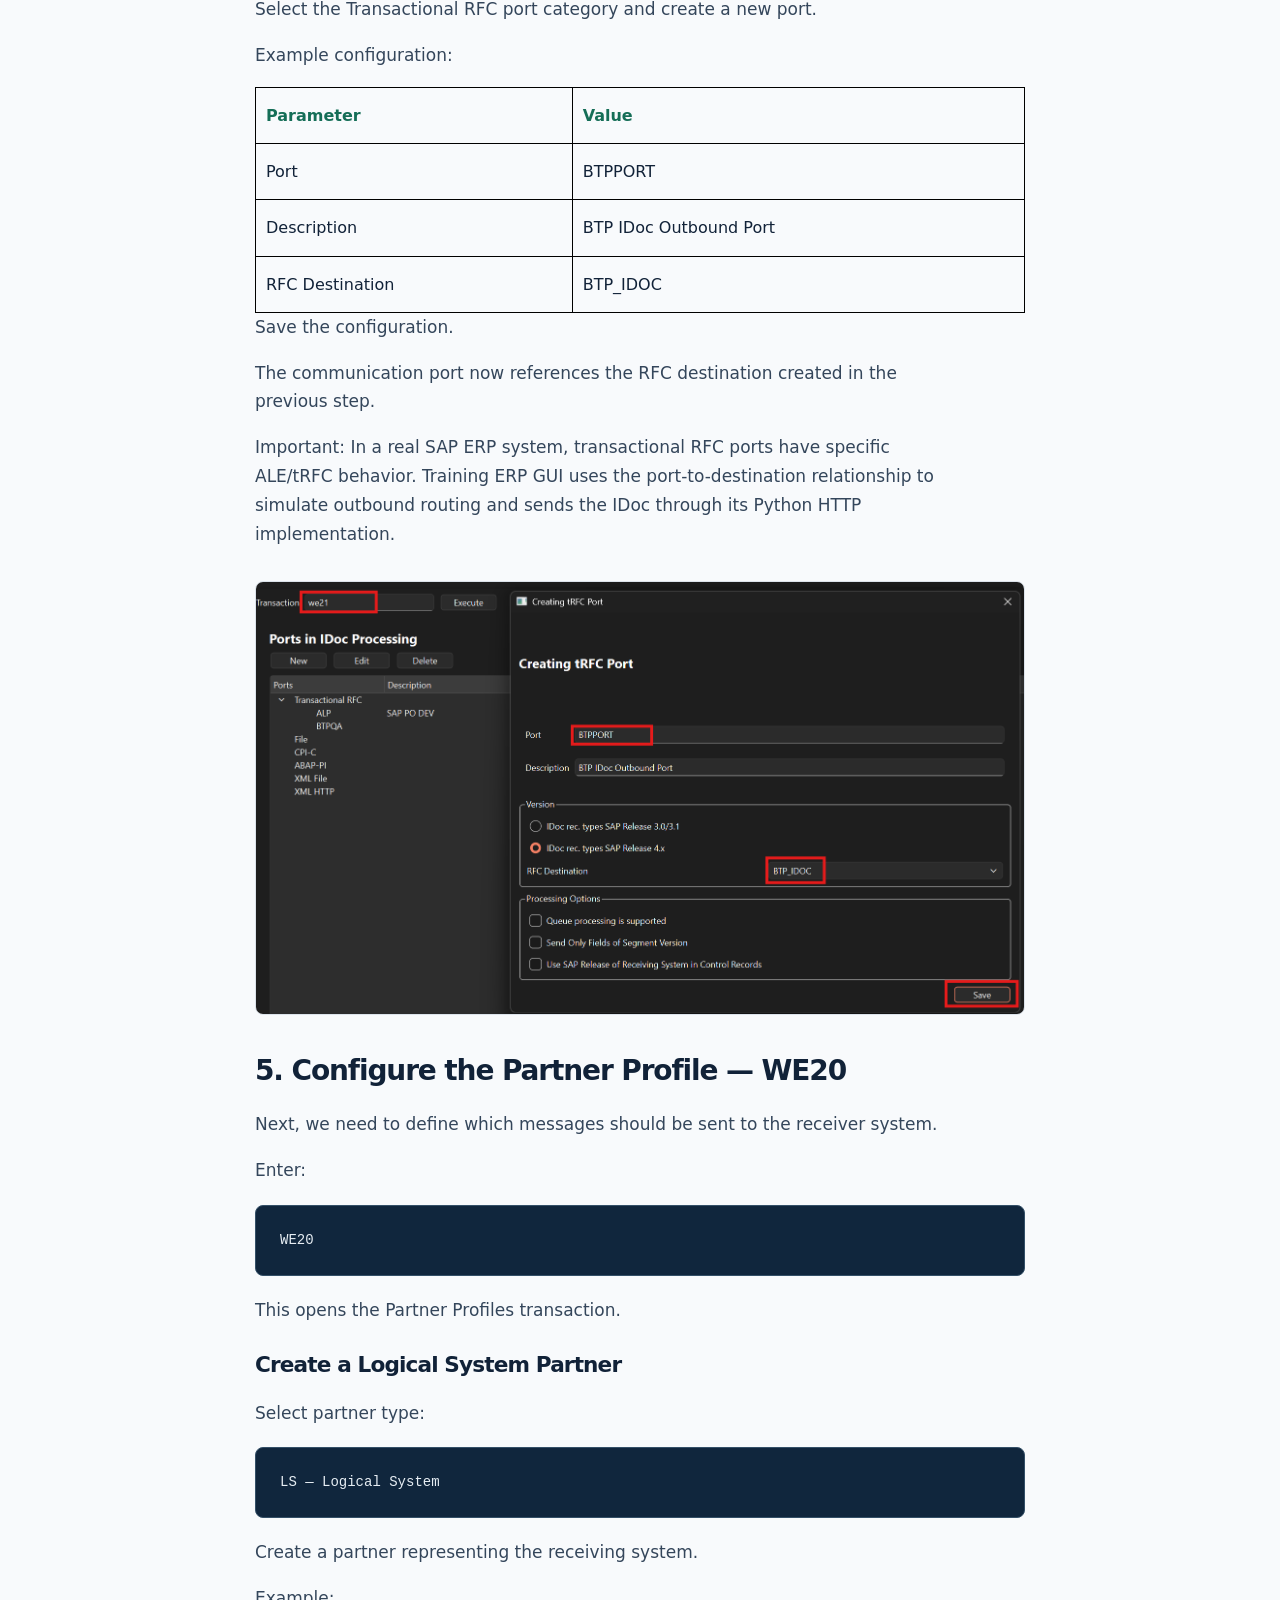
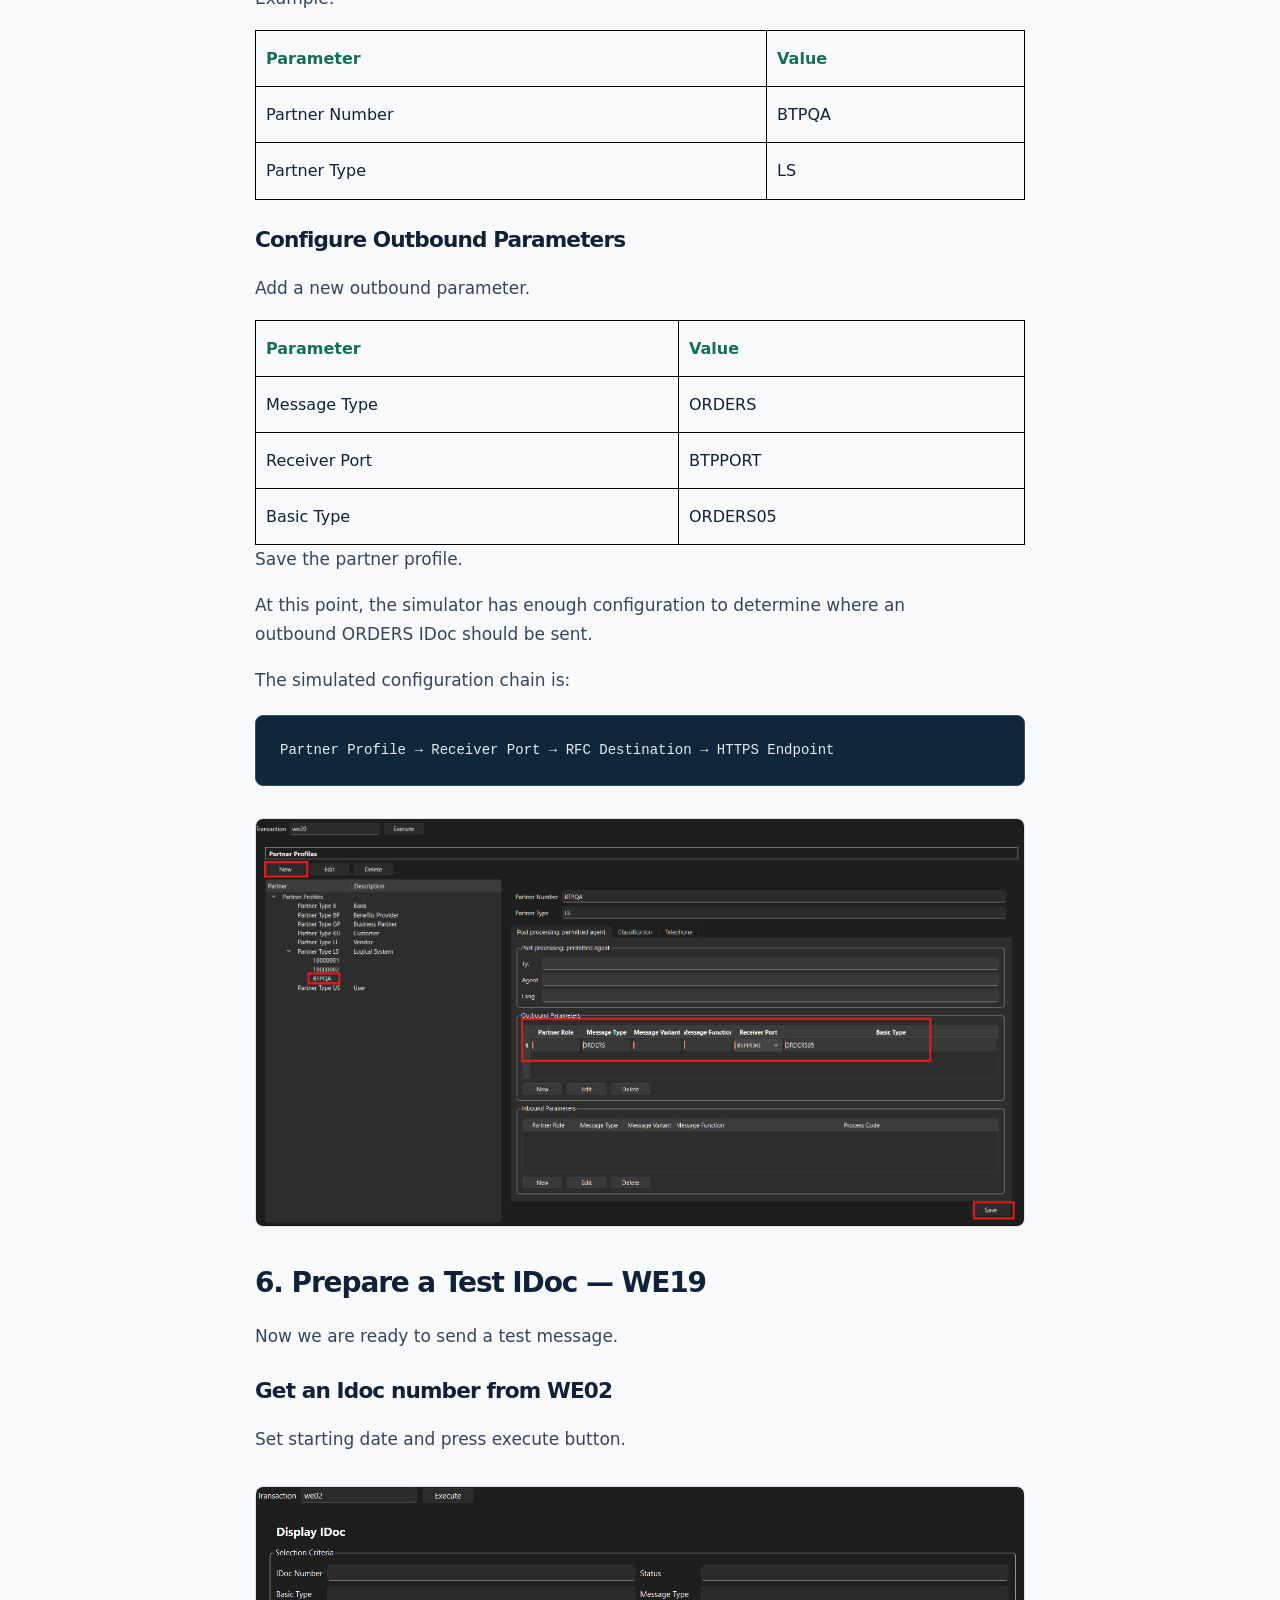
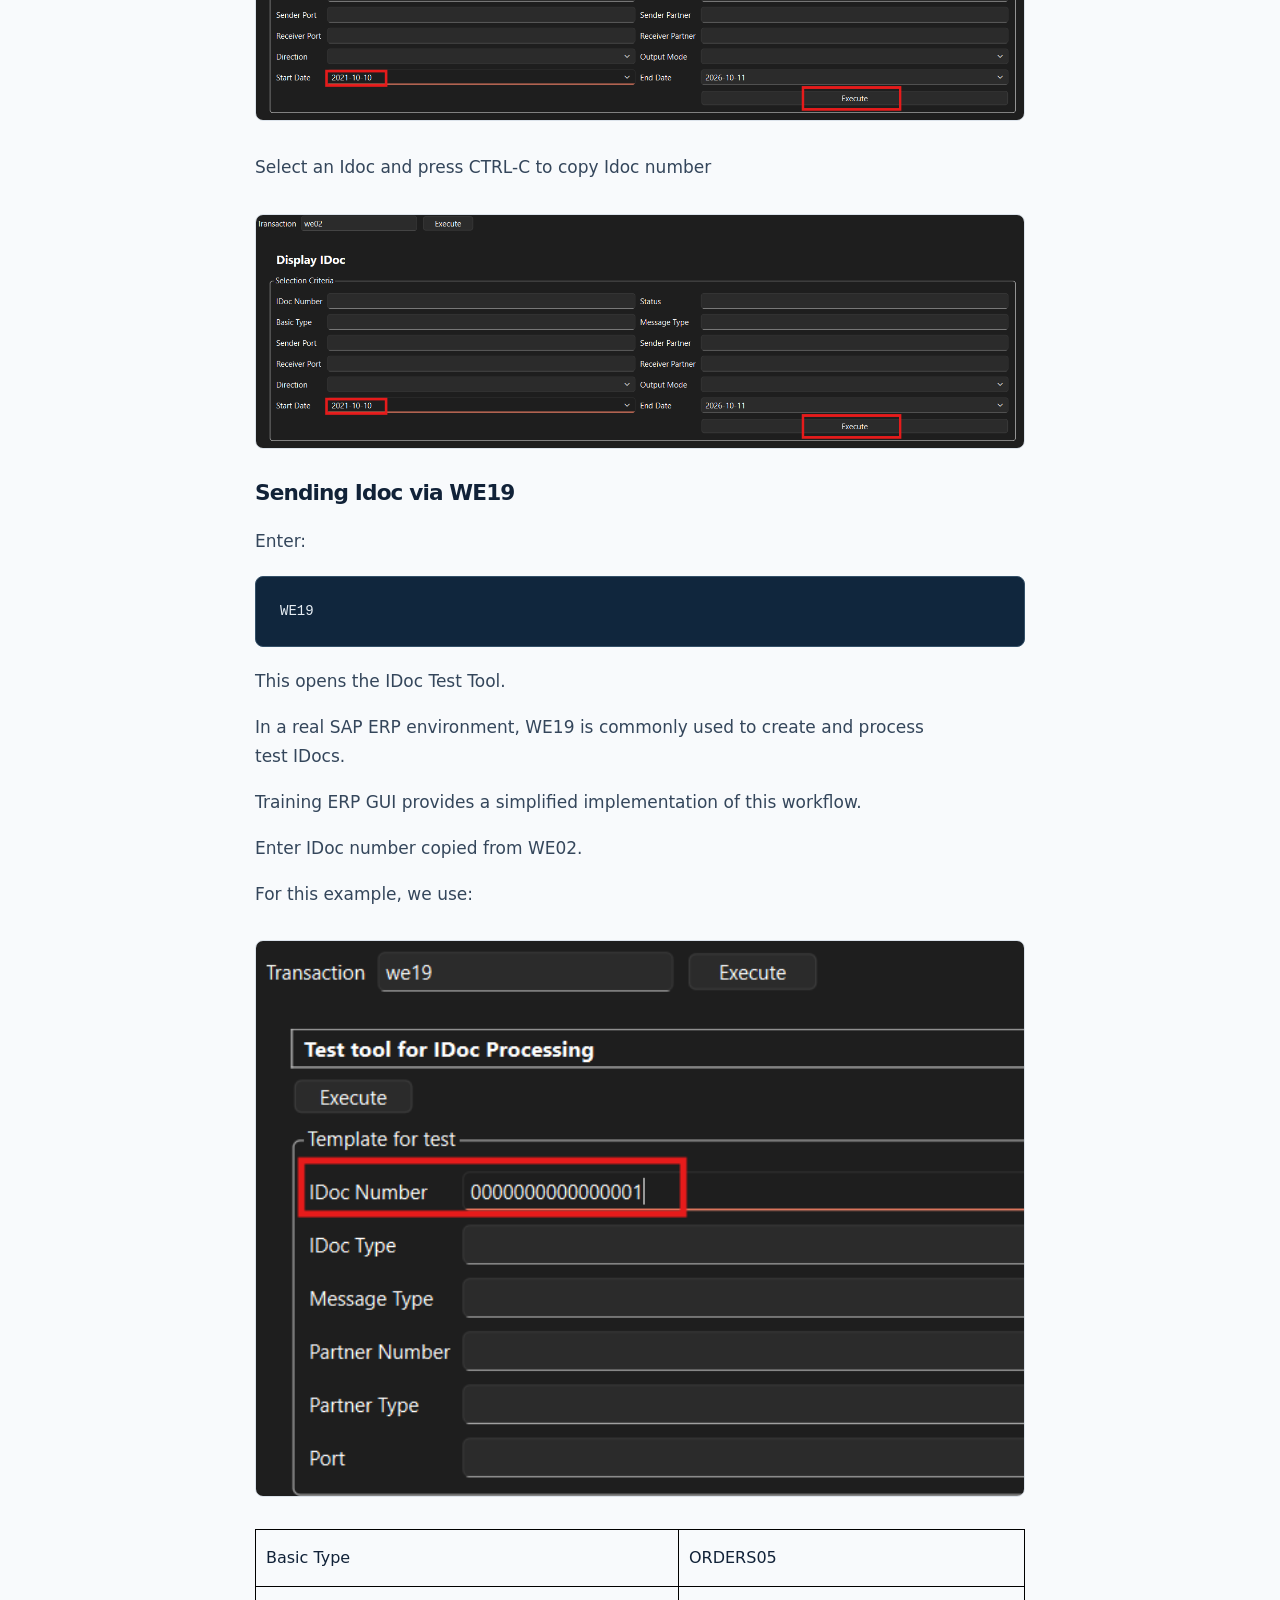
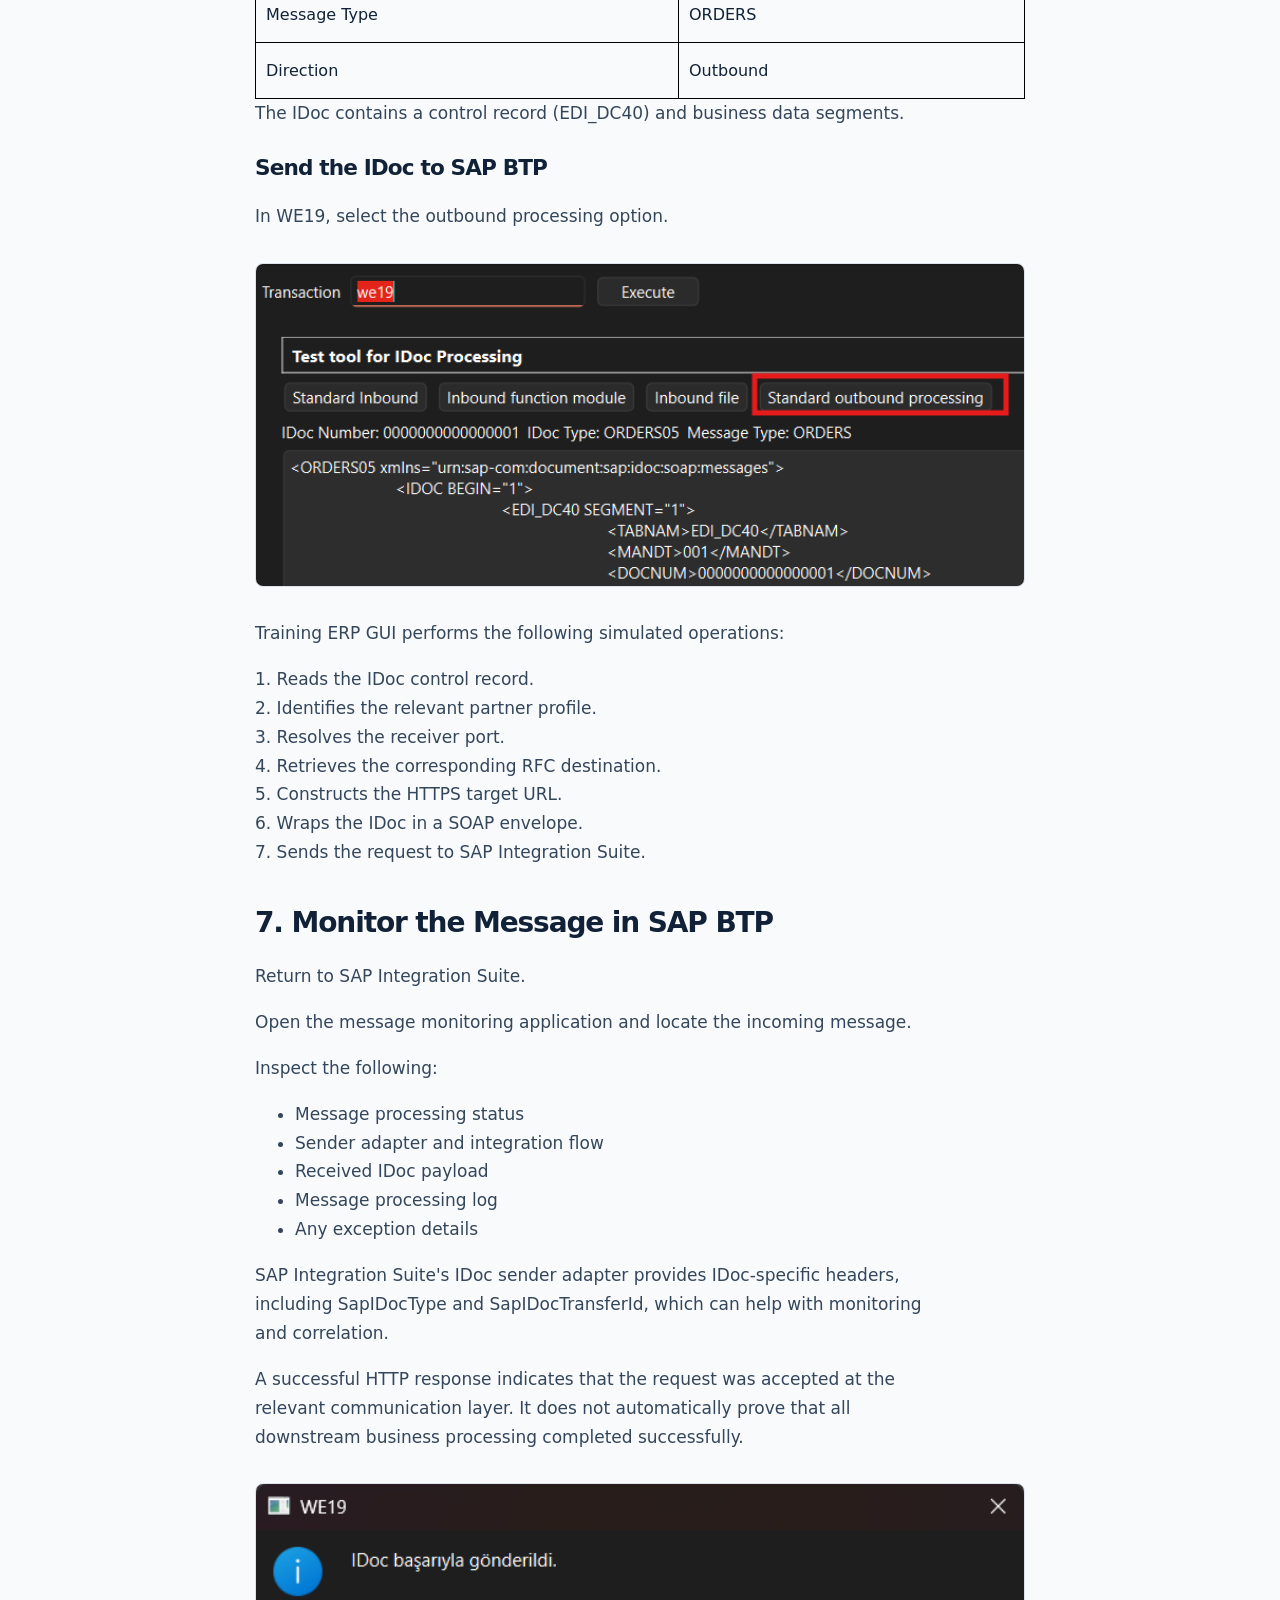
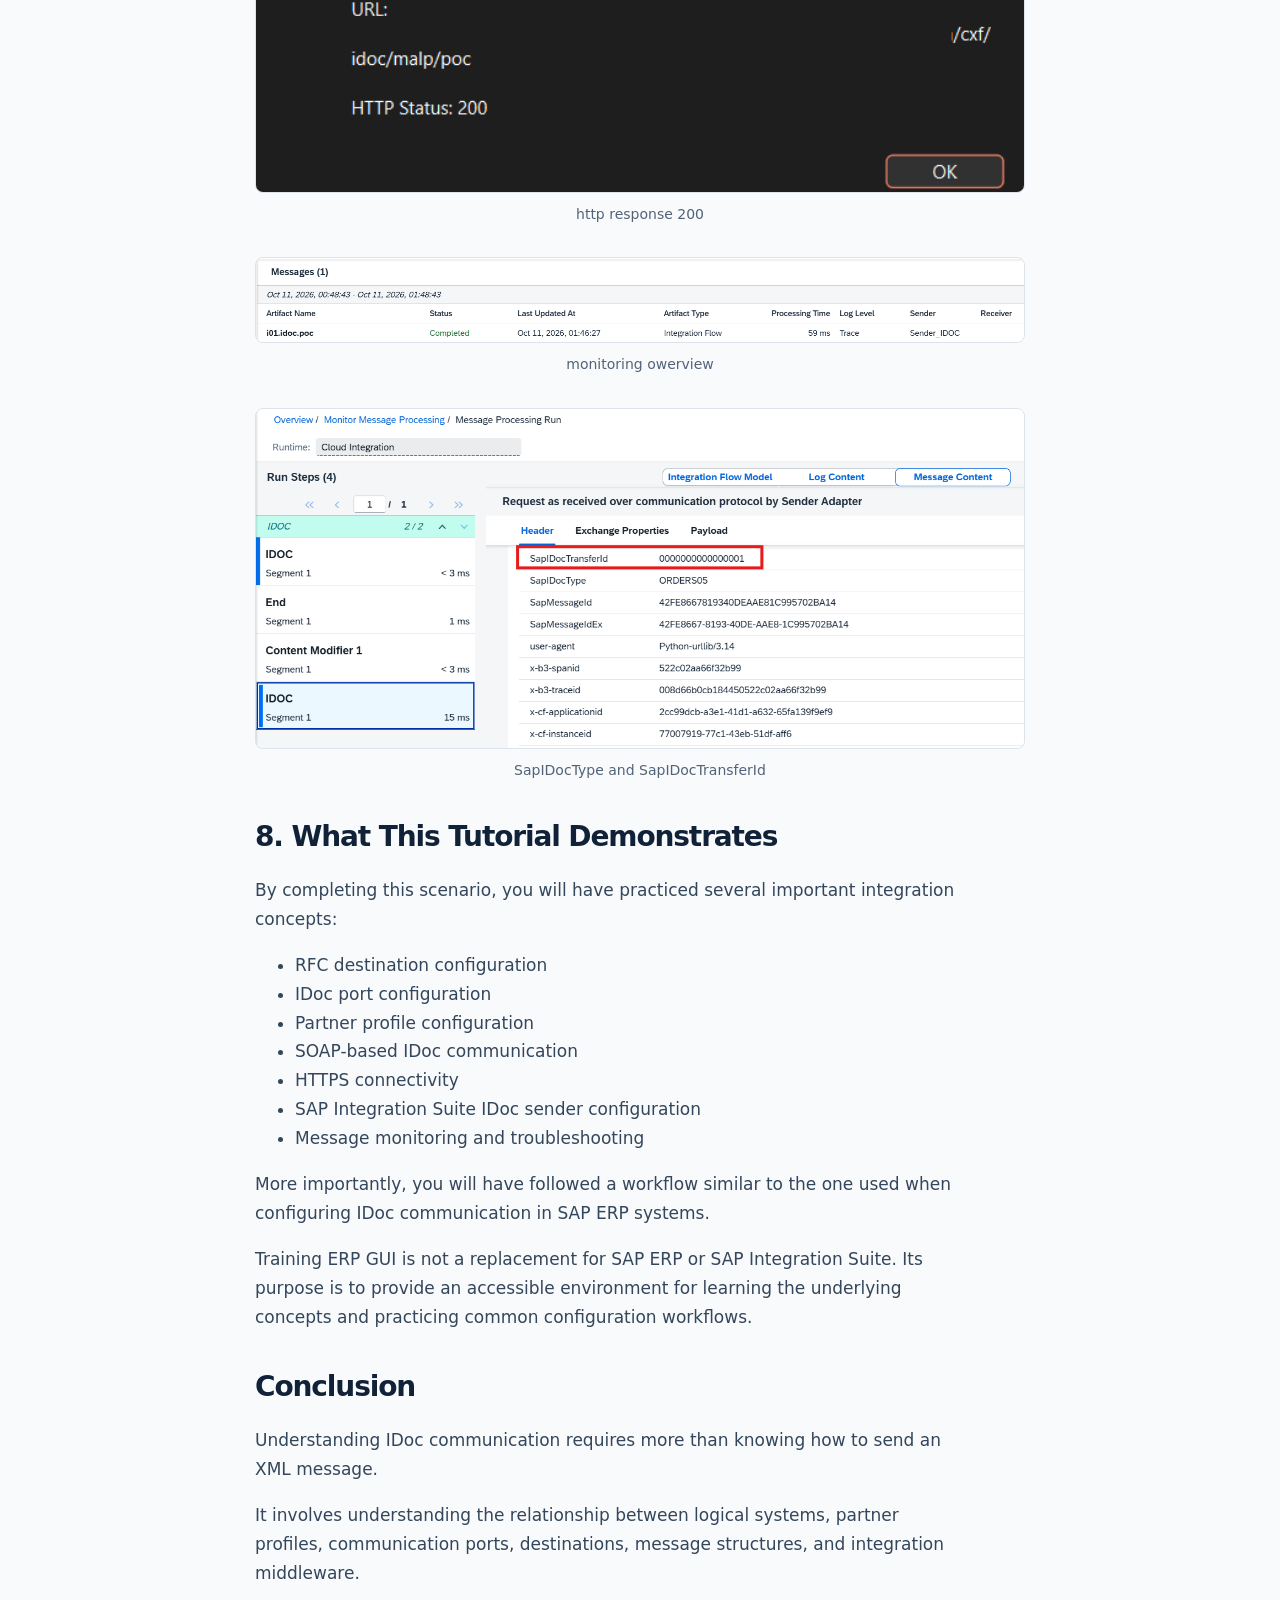
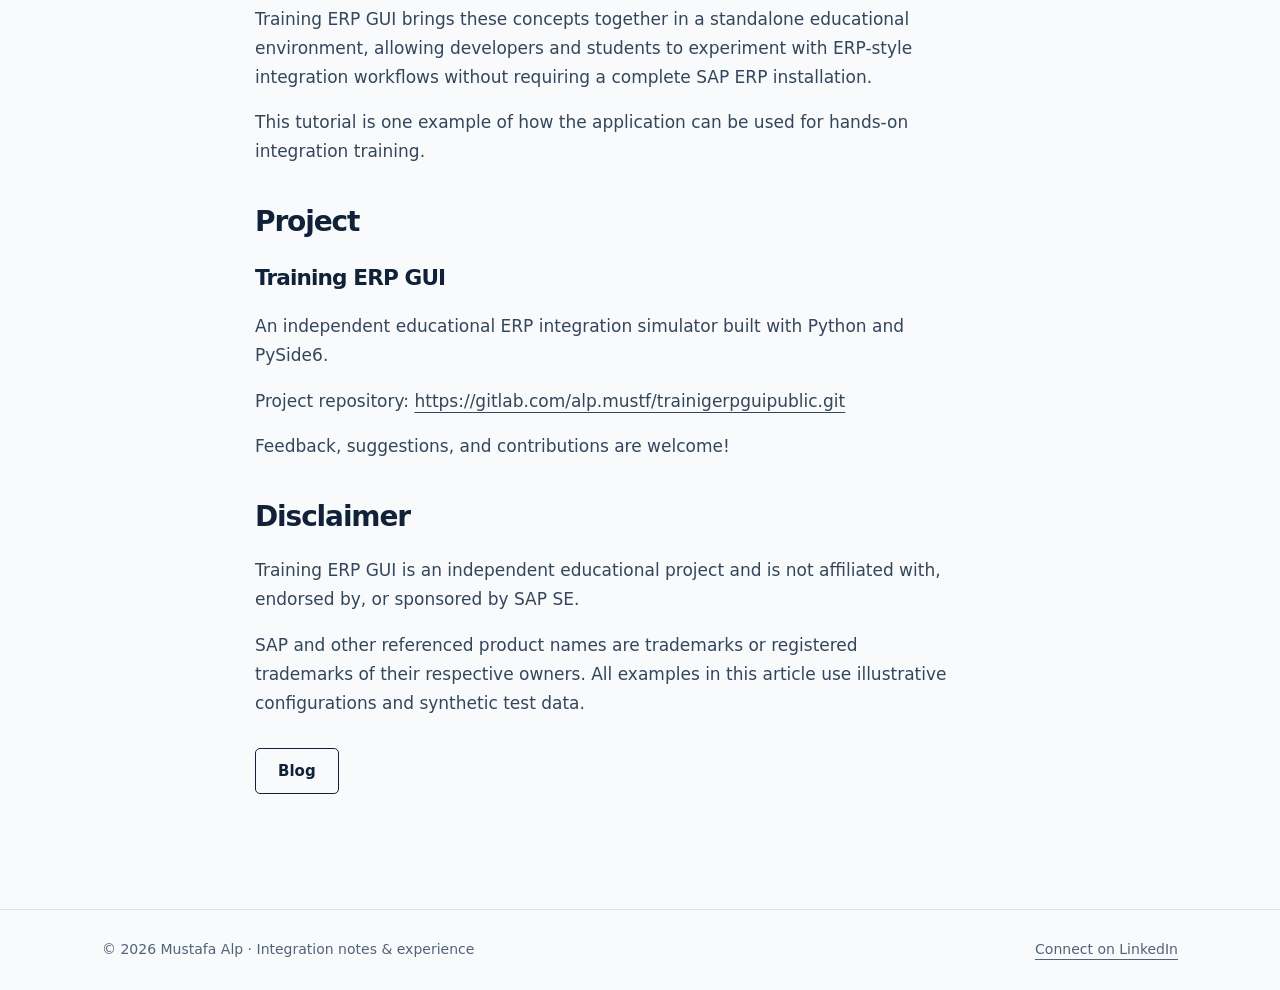
<file: posts/how-to-send-idocs-to-sap-btp.html>
<!doctype html>
<html lang="en">
    <head>
        <meta charset="utf-8">
        <meta name="viewport" content="width=device-width, initial-scale=1">
        <title>How to send Idocs to Sap Btp</title>
        <meta name="description" content="Complete guide to send your first idoc message">
        <meta name="theme-color" content="#10263d">
        <meta property="og:title" content="How to send Idocs to Sap Btp">
        <meta property="og:description" content="Complete guide to send your first idoc message">
        <meta property="og:type" content="article">
        <link rel="icon" type="image/svg+xml" href="../assets/favicon.svg">
        <link rel="stylesheet" href="../assets/style.css">
        <script defer src="../assets/site.js"></script>
		<style>
		table, th, td {
		  border:1px solid black;
		}
		</style>
    <meta name="author" content="Mustafa Alp"><style>
.article {overflow-wrap:anywhere}
.article h3 {font-size:1.35rem; margin-top:28px}
.blog-image {width:100%;margin:32px auto}
.blog-image img {display:block;max-width:100%;height:auto;border:1px solid #dce3eb;border-radius:8px}
.blog-image figcaption {margin-top:10px;color:#526379;font-size:14px;text-align:center}
.code-block {max-width:100%;overflow-x:auto;padding:20px 24px;background:#10263d;color:#e6edf3;border-radius:8px;text-align:left}
.article .code-block code {padding:0;background:transparent;color:inherit;white-space:pre;font:14px/1.7 Consolas,monospace}
</style></head>
    <body>
        <a class="skip" href="#main">Skip to content</a>
        <header><div class="wrap nav"><a class="brand" href="../index.html">mustafa alp<span>.</span></a><nav aria-label="Main navigation"><a href="../index.html">Home</a><a href="../tools.html">Tools &amp; Projects</a><a href="../blog.html" aria-current="page">Blog</a><a href="../cv.html">CV</a></nav></div></header>
        <main id="main" class="wrap"><article class="article"><p class="eyebrow">Training Erp Gui - Tutorial</p><h1>How to send Idocs to Sap Btp</h1><p class="small">Mustafa Alp · <time datetime="2026-10-11">2026-10-11</time></p><h2>Introduction</h2>

<p>When working with SAP integration technologies, understanding how IDocs are configured and transmitted is an essential skill.</p>

<p>In a traditional SAP ERP environment, sending an IDoc to an external system involves several configuration steps, including RFC destinations, communication ports, partner profiles, and IDoc processing.</p>

<p>But what if you want to learn and practice these concepts without having access to an SAP ERP system?</p>

<p>This is one of the reasons I developed Training ERP GUI, an independent Python-based educational tool designed to simulate common ERP integration transactions and workflows.</p>

<p>In this tutorial, we will configure an outbound IDoc scenario using Training ERP GUI and send an IDoc message to SAP BTP Integration Suite.</p>

<p>The process follows familiar SAP ERP configuration concepts, making it useful for students, junior integration consultants, and developers learning SAP integration technologies.</p>

<h2>1. Integration Scenario Overview</h2>

<p>Our scenario is straightforward:</p>

<p>Training ERP GUI → HTTPS / IDoc SOAP → SAP BTP Integration Suite</p>

<p>We will use the ORDERS05 IDoc basic type with the ORDERS message type</p>

<p>1. Create an IDoc sender integration flow in SAP BTP.<br>
2. Configure an HTTP destination using SM59.<br>
3. Create an IDoc communication port using WE21.<br>
4. Configure outbound partner parameters using WE20.<br>
5. Send a test IDoc using WE19 and monitor the result.</p>

<p>Training ERP GUI simulates the ERP-side configuration and sends the message directly over HTTPS. It does not reproduce the complete SAP ABAP IDoc runtime, transactional RFC infrastructure, or production delivery guarantees.</p>

<h2>2. Configure the IDoc Sender in SAP BTP Integration Suite</h2>

<p>First, we need to create an integration flow that accepts incoming IDoc messages.</p>

<p>Open SAP Integration Suite and navigate to Cloud Integration.</p>

<p>Create a new integration flow.</p>

<p>For this tutorial, use a simple integration process with an IDoc Sender adapter and a processing step that allows you to inspect the received message.</p>

<h3>Sender Adapter Configuration</h3>

<p>Select the sender channel and configure the adapter as follows:</p>


<table>
  <tr>
    <th>Parameter</th>
    <th>Value</th>
  </tr>
  <tr>
    <td>Adapter Type</td>
    <td>IDoc</td>
  </tr>
  <tr>
    <td>Address</td>
    <td>/malp/poc</td>
  </tr>
  <tr>
    <td>Authentication</td>
    <td>client credentials as Basic</td>
  </tr>
  <tr>
    <td>Transport</td>
    <td>HTTPS</td>
  </tr>
  <tr>
    <td>Message Protocol</td>
    <td>IDoc SOAP</td>
  </tr>
 </table>



<p>The relative address is configured in the adapter. After deployment, SAP Integration Suite exposes the corresponding runtime endpoint.</p>

<p>For example:</p>

<pre class="code-block"><code>https://your-tenant-host/cxf/idoc/malp/poc</code></pre>

<p>This is an illustrative URL. Always copy the actual deployed endpoint from SAP Integration Suite rather than constructing it manually.</p>

<p>Deploy the integration flow and verify that it is running.</p>

<figure class="blog-image"><a href="../assets/images/teg/t01-img01.png" target="_blank" rel="noopener"><img src="../assets/images/teg/t01-img01.png" alt="SAP BTP integration flow with IDoc Sender adapter configuration." loading="lazy" decoding="async"></a></figure>

<h2>3. Configure the RFC Destination — SM59</h2>

<p>Now open Training ERP GUI.</p>

<p>In the transaction command field, enter:</p>

<pre class="code-block"><code>SM59</code></pre>

<p>This transaction is used to configure RFC destinations in SAP ERP systems.</p>

<figure class="blog-image"><a href="../assets/images/teg/t01-img02.png" target="_blank" rel="noopener"><img src="../assets/images/teg/t01-img02.png" alt="This transaction is used to configure RFC destinations in SAP ERP systems." loading="lazy" decoding="async"></a></figure>

<p>In our simulator, we will use an HTTP destination to define the connection to SAP Integration Suite.</p>

<h3>Create an HTTP Destination</h3>

<p>Create a new RFC destination with the following configuration:</p>



<table>
  <tr>
    <th>Parameter</th>
    <th>Example</th>
  </tr>
  <tr>
    <td>RFC Destination</td>
    <td>BTP_IDOC</td>
  </tr>
  <tr>
    <td>Connection Type</td>
    <td>G - HTTP Connection to External Server</td>
  </tr>
  <tr>
    <td>Description</td>
    <td>SAP BTP IDoc Integration</td>
  </tr>
  <tr>
    <td>Target Host</td>
    <td>your-tenant-host</td>
  </tr>
  <tr>
    <td>Path Prefix</td>
    <td>/cxf/idoc/malp/poc</td>
  </tr>
 </table>


<figure class="blog-image"><a href="../assets/images/teg/t01-img03.png" target="_blank" rel="noopener"><img src="../assets/images/teg/t01-img03.png" alt="Create a new RFC destination with the following configuration:" loading="lazy" decoding="async"></a></figure>

<h3>Logon and Security</h3>

<p>Configure the authentication details required by your SAP BTP endpoint.</p>

<p>For an educational scenario, this may involve Basic Authentication if it is supported and enabled for your tenant.</p>

<figure class="blog-image"><a href="../assets/images/teg/t01-img04.png" target="_blank" rel="noopener"><img src="../assets/images/teg/t01-img04.png" alt="keys" loading="lazy" decoding="async"></a></figure>

<p>Use a dedicated technical identity with the necessary permissions. Do not store real credentials in a public JSON file or commit them to the project repository.</p>

<p>Save the destination.</p>

<figure class="blog-image"><a href="../assets/images/teg/t01-img05.png" target="_blank" rel="noopener"><img src="../assets/images/teg/t01-img05.png" alt="Training ERP GUI — SM59 HTTP destination configuration." loading="lazy" decoding="async"></a></figure>

<h2>4. Configure the IDoc Port — WE21</h2>

<p>The next step is to create an IDoc communication port.</p>

<p>In Training ERP GUI, enter:</p>

<pre class="code-block"><code>WE21</code></pre>

<p>The Port Definition screen allows us to create communication ports used in IDoc processing.</p>

<h3>Create a Port</h3>

<p>Select the Transactional RFC port category and create a new port.</p>

<p>Example configuration:</p>

<table>
  <tr>
    <th>Parameter</th>
    <th>Value</th>
  </tr>
  <tr>
    <td>Port</td>
    <td>BTPPORT</td>
  </tr>
  <tr>
    <td>Description</td>
    <td>BTP IDoc Outbound Port</td>
  </tr>
  <tr>
    <td>RFC Destination</td>
    <td>BTP_IDOC</td>
  </tr>
 </table>

<p>Save the configuration.</p>

<p>The communication port now references the RFC destination created in the previous step.</p>

<p>Important: In a real SAP ERP system, transactional RFC ports have specific ALE/tRFC behavior. Training ERP GUI uses the port-to-destination relationship to simulate outbound routing and sends the IDoc through its Python HTTP implementation.</p>

<figure class="blog-image"><a href="../assets/images/teg/t01-img06.png" target="_blank" rel="noopener"><img src="../assets/images/teg/t01-img06.png" alt="Training ERP GUI — WE21 port configuration." loading="lazy" decoding="async"></a></figure>

<h2>5. Configure the Partner Profile — WE20</h2>

<p>Next, we need to define which messages should be sent to the receiver system.</p>

<p>Enter:</p>

<pre class="code-block"><code>WE20</code></pre>

<p>This opens the Partner Profiles transaction.</p>

<h3>Create a Logical System Partner</h3>

<p>Select partner type:</p>

<pre class="code-block"><code>LS — Logical System</code></pre>

<p>Create a partner representing the receiving system.</p>

<p>Example:</p>


<table>
  <tr>
    <th>Parameter</th>
    <th>Value</th>
  </tr>
  <tr>
    <td>Partner Number</td>
    <td>BTPQA</td>
  </tr>
  <tr>
    <td>Partner Type</td>
    <td>LS</td>
  </tr>
 </table>

<h3>Configure Outbound Parameters</h3>

<p>Add a new outbound parameter.</p>


<table>
  <tr>
    <th>Parameter</th>
    <th>Value</th>
  </tr>
  <tr>
    <td>Message Type</td>
    <td>ORDERS</td>
  </tr>
  <tr>
    <td>Receiver Port</td>
    <td>BTPPORT</td>
  </tr>
  <tr>
    <td>Basic Type</td>
    <td>ORDERS05</td>
  </tr>
 </table>

<p>Save the partner profile.</p>

<p>At this point, the simulator has enough configuration to determine where an outbound ORDERS IDoc should be sent.</p>

<p>The simulated configuration chain is:</p>

<pre class="code-block"><code>Partner Profile → Receiver Port → RFC Destination → HTTPS Endpoint</code></pre>

<figure class="blog-image"><a href="../assets/images/teg/t01-img07.png" target="_blank" rel="noopener"><img src="../assets/images/teg/t01-img07.png" alt="Training ERP GUI — WE20 outbound parameters." loading="lazy" decoding="async"></a></figure>

<h2>6. Prepare a Test IDoc — WE19</h2>

<p>Now we are ready to send a test message.</p>

<h3>Get an Idoc number from WE02</h3>

<p>Set starting date and press execute button.</p>

<figure class="blog-image"><a href="../assets/images/teg/t01-img08.png" target="_blank" rel="noopener"><img src="../assets/images/teg/t01-img08.png" alt="we02 criteria" loading="lazy" decoding="async"></a></figure>

<p>Select an Idoc and press CTRL-C to copy Idoc number</p>

<figure class="blog-image"><a href="../assets/images/teg/t01-img08.png" target="_blank" rel="noopener"><img src="../assets/images/teg/t01-img08.png" alt="we02" loading="lazy" decoding="async"></a></figure>

<h3>Sending Idoc via WE19</h3>

<p>Enter:</p>

<pre class="code-block"><code>WE19</code></pre>

<p>This opens the IDoc Test Tool.</p>

<p>In a real SAP ERP environment, WE19 is commonly used to create and process test IDocs.</p>

<p>Training ERP GUI provides a simplified implementation of this workflow.</p>

<p>Enter IDoc number copied from WE02.</p>

<p>For this example, we use:</p>

<figure class="blog-image"><a href="../assets/images/teg/t01-img10.png" target="_blank" rel="noopener"><img src="../assets/images/teg/t01-img10.png" alt="we19" loading="lazy" decoding="async"></a></figure>

<table>
  <tr>
    <td>Basic Type</td>
    <td>ORDERS05</td>
  </tr>
  <tr>
    <td>Message Type</td>
    <td>ORDERS</td>
  </tr>
  <tr>
    <td>Direction</td>
    <td>Outbound</td>
  </tr>
 </table>

<p>The IDoc contains a control record (EDI_DC40) and business data segments.</p>

<h3>Send the IDoc to SAP BTP</h3>

<p>In WE19, select the outbound processing option.</p>

<figure class="blog-image"><a href="../assets/images/teg/t01-img11.png" target="_blank" rel="noopener"><img src="../assets/images/teg/t01-img11.png" alt="Standard outbound monitoring" loading="lazy" decoding="async"></a></figure>

<p>Training ERP GUI performs the following simulated operations:</p>

<p>1. Reads the IDoc control record.<br>
2. Identifies the relevant partner profile.<br>
3. Resolves the receiver port.<br>
4. Retrieves the corresponding RFC destination.<br>
5. Constructs the HTTPS target URL.<br>
6. Wraps the IDoc in a SOAP envelope.<br>
7. Sends the request to SAP Integration Suite.</p>

<h2>7. Monitor the Message in SAP BTP</h2>

<p>Return to SAP Integration Suite.</p>

<p>Open the message monitoring application and locate the incoming message.</p>

<p>Inspect the following:</p>


<ul>
  <li>Message processing status</li>
  <li>Sender adapter and integration flow</li>
  <li>Received IDoc payload</li>
  <li>Message processing log</li>
  <li>Any exception details</li>
</ul>  

<p>SAP Integration Suite&#x27;s IDoc sender adapter provides IDoc-specific headers, including SapIDocType and SapIDocTransferId, which can help with monitoring and correlation.</p>

<p>A successful HTTP response indicates that the request was accepted at the relevant communication layer. It does not automatically prove that all downstream business processing completed successfully.</p>

<figure class="blog-image"><a href="../assets/images/teg/t01-img12.png" target="_blank" rel="noopener"><img src="../assets/images/teg/t01-img12.png" alt="http 200" loading="lazy" decoding="async"></a><figcaption>http response 200</figcaption></figure>

<figure class="blog-image"><a href="../assets/images/teg/t01-img13.png" target="_blank" rel="noopener"><img src="../assets/images/teg/t01-img13.png" alt="monitoring owerview" loading="lazy" decoding="async"></a><figcaption>monitoring owerview</figcaption></figure>

<figure class="blog-image"><a href="../assets/images/teg/t01-img14.png" target="_blank" rel="noopener"><img src="../assets/images/teg/t01-img14.png" alt="SapIDocType and SapIDocTransferId" loading="lazy" decoding="async"></a><figcaption>SapIDocType and SapIDocTransferId</figcaption></figure>

<h2>8. What This Tutorial Demonstrates</h2>

<p>By completing this scenario, you will have practiced several important integration concepts:</p>

<ul>

  <li>RFC destination configuration</li>
  <li>IDoc port configuration</li>
  <li>Partner profile configuration</li>
  <li>SOAP-based IDoc communication</li>
  <li>HTTPS connectivity</li>
  <li>SAP Integration Suite IDoc sender configuration</li>
  <li>Message monitoring and troubleshooting</li>
</ul>  

<p>More importantly, you will have followed a workflow similar to the one used when configuring IDoc communication in SAP ERP systems.</p>

<p>Training ERP GUI is not a replacement for SAP ERP or SAP Integration Suite. Its purpose is to provide an accessible environment for learning the underlying concepts and practicing common configuration workflows.</p>

<h2>Conclusion
</h2>

<p>Understanding IDoc communication requires more than knowing how to send an XML message.</p>

<p>It involves understanding the relationship between logical systems, partner profiles, communication ports, destinations, message structures, and integration middleware.</p>

<p>Training ERP GUI brings these concepts together in a standalone educational environment, allowing developers and students to experiment with ERP-style integration workflows without requiring a complete SAP ERP installation.</p>

<p>This tutorial is one example of how the application can be used for hands-on integration training.</p>

<h2>Project
</h2>

<h3>Training ERP GUI

</h3>

<p>An independent educational ERP integration simulator built with Python and PySide6.</p>

<p>Project repository: <a href="https://gitlab.com/alp.mustf/trainigerpguipublic.git">https://gitlab.com/alp.mustf/trainigerpguipublic.git</a></p>

<p>Feedback, suggestions, and contributions are welcome!</p>

<h2>Disclaimer</h2>

<p>Training ERP GUI is an independent educational project and is not affiliated with, endorsed by, or sponsored by SAP SE.</p>

<p>SAP and other referenced product names are trademarks or registered trademarks of their respective owners. All examples in this article use illustrative configurations and synthetic test data.</p><div class="actions"><a class="button" href="../blog.html">Blog</a></div></article></main><footer><div class="wrap footer-inner"><span>© 2026 Mustafa Alp · Integration notes & experience</span><a href="https://www.linkedin.com/in/mustafa-alp/">Connect on LinkedIn</a></div></footer></body></html>
</file>
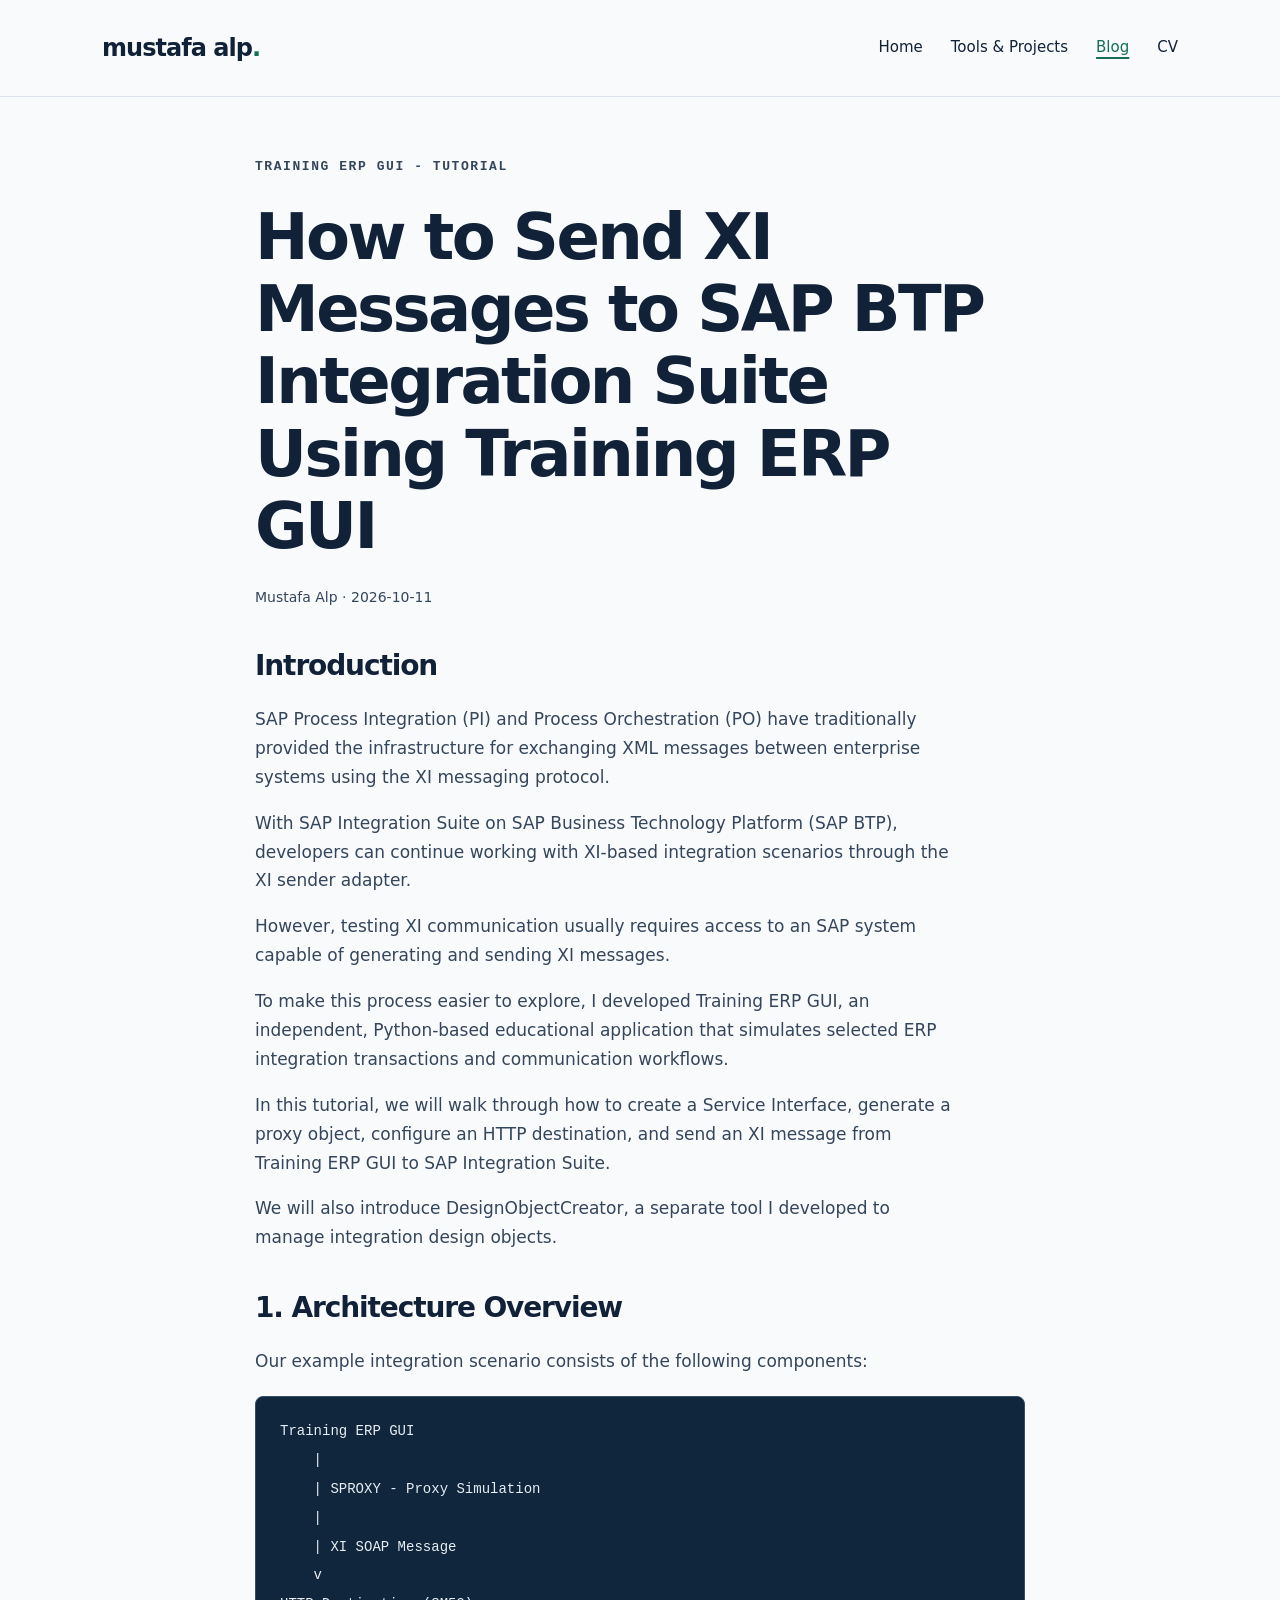
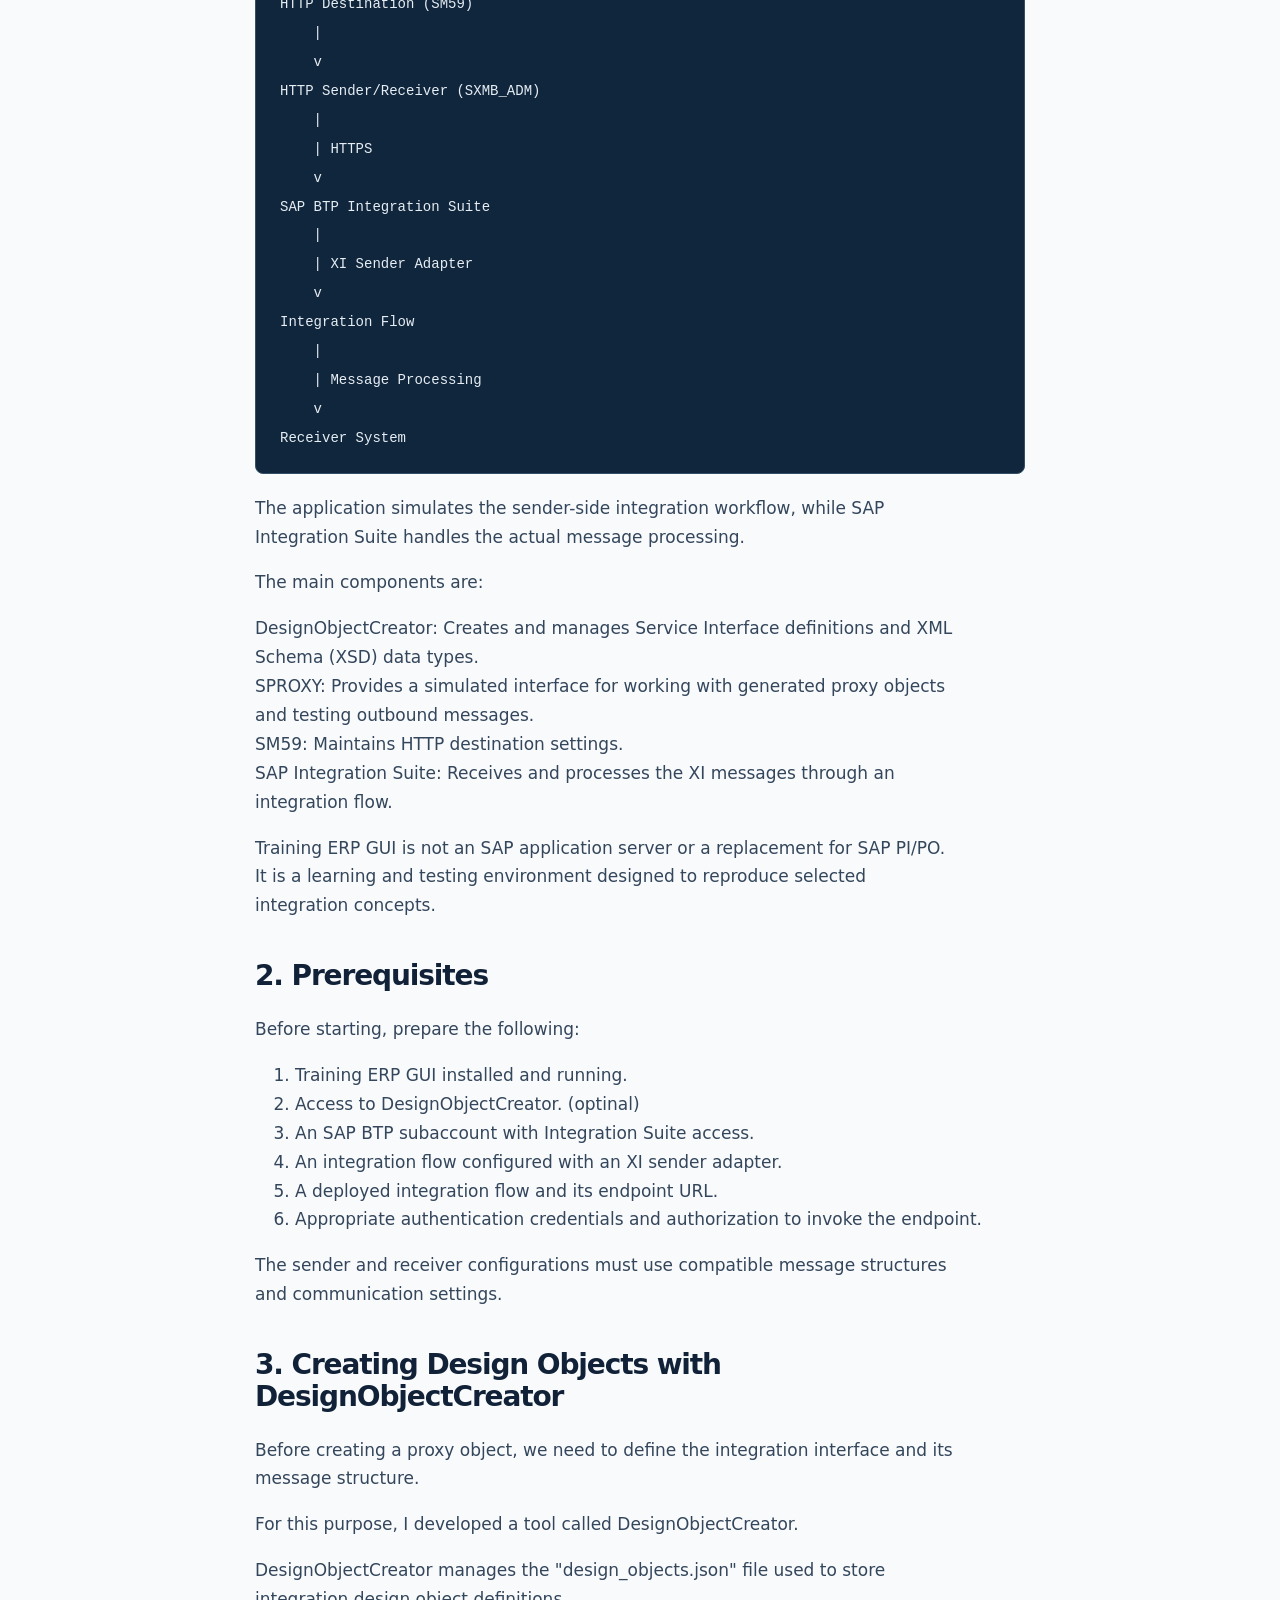
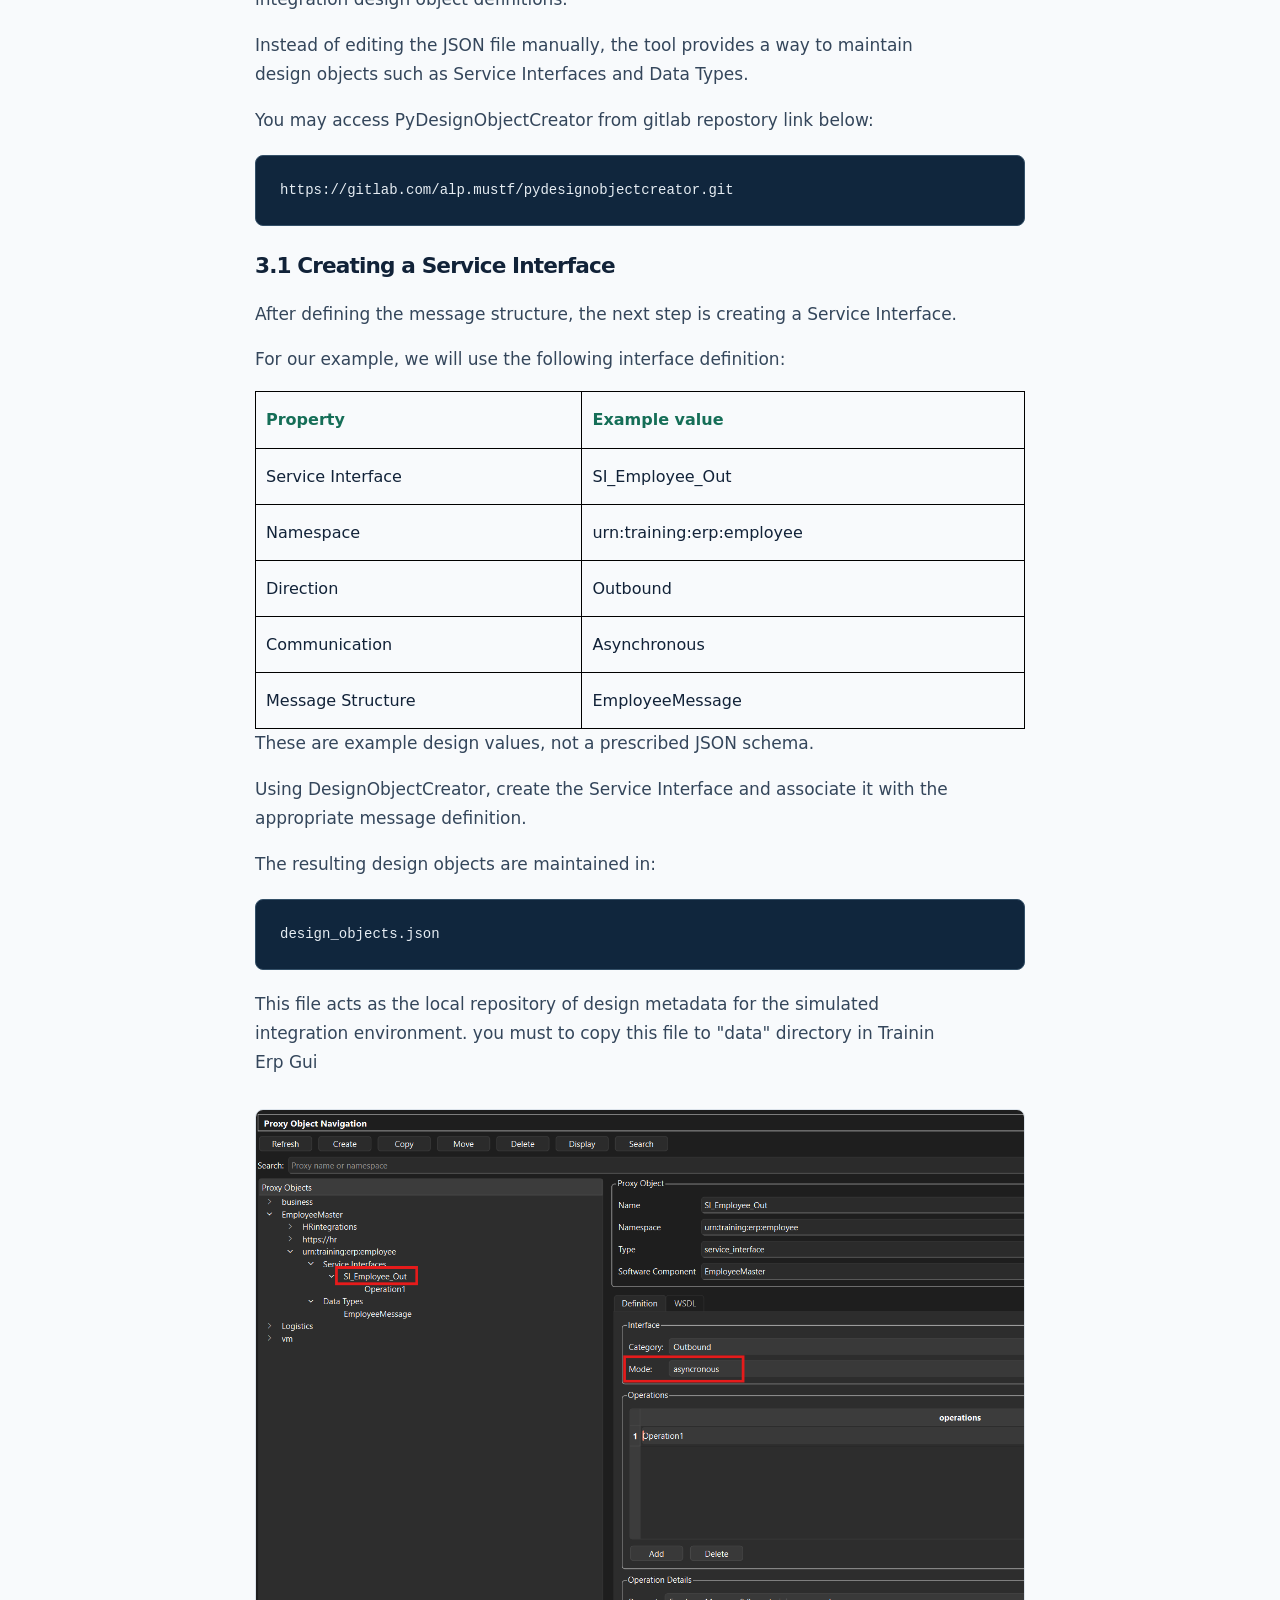
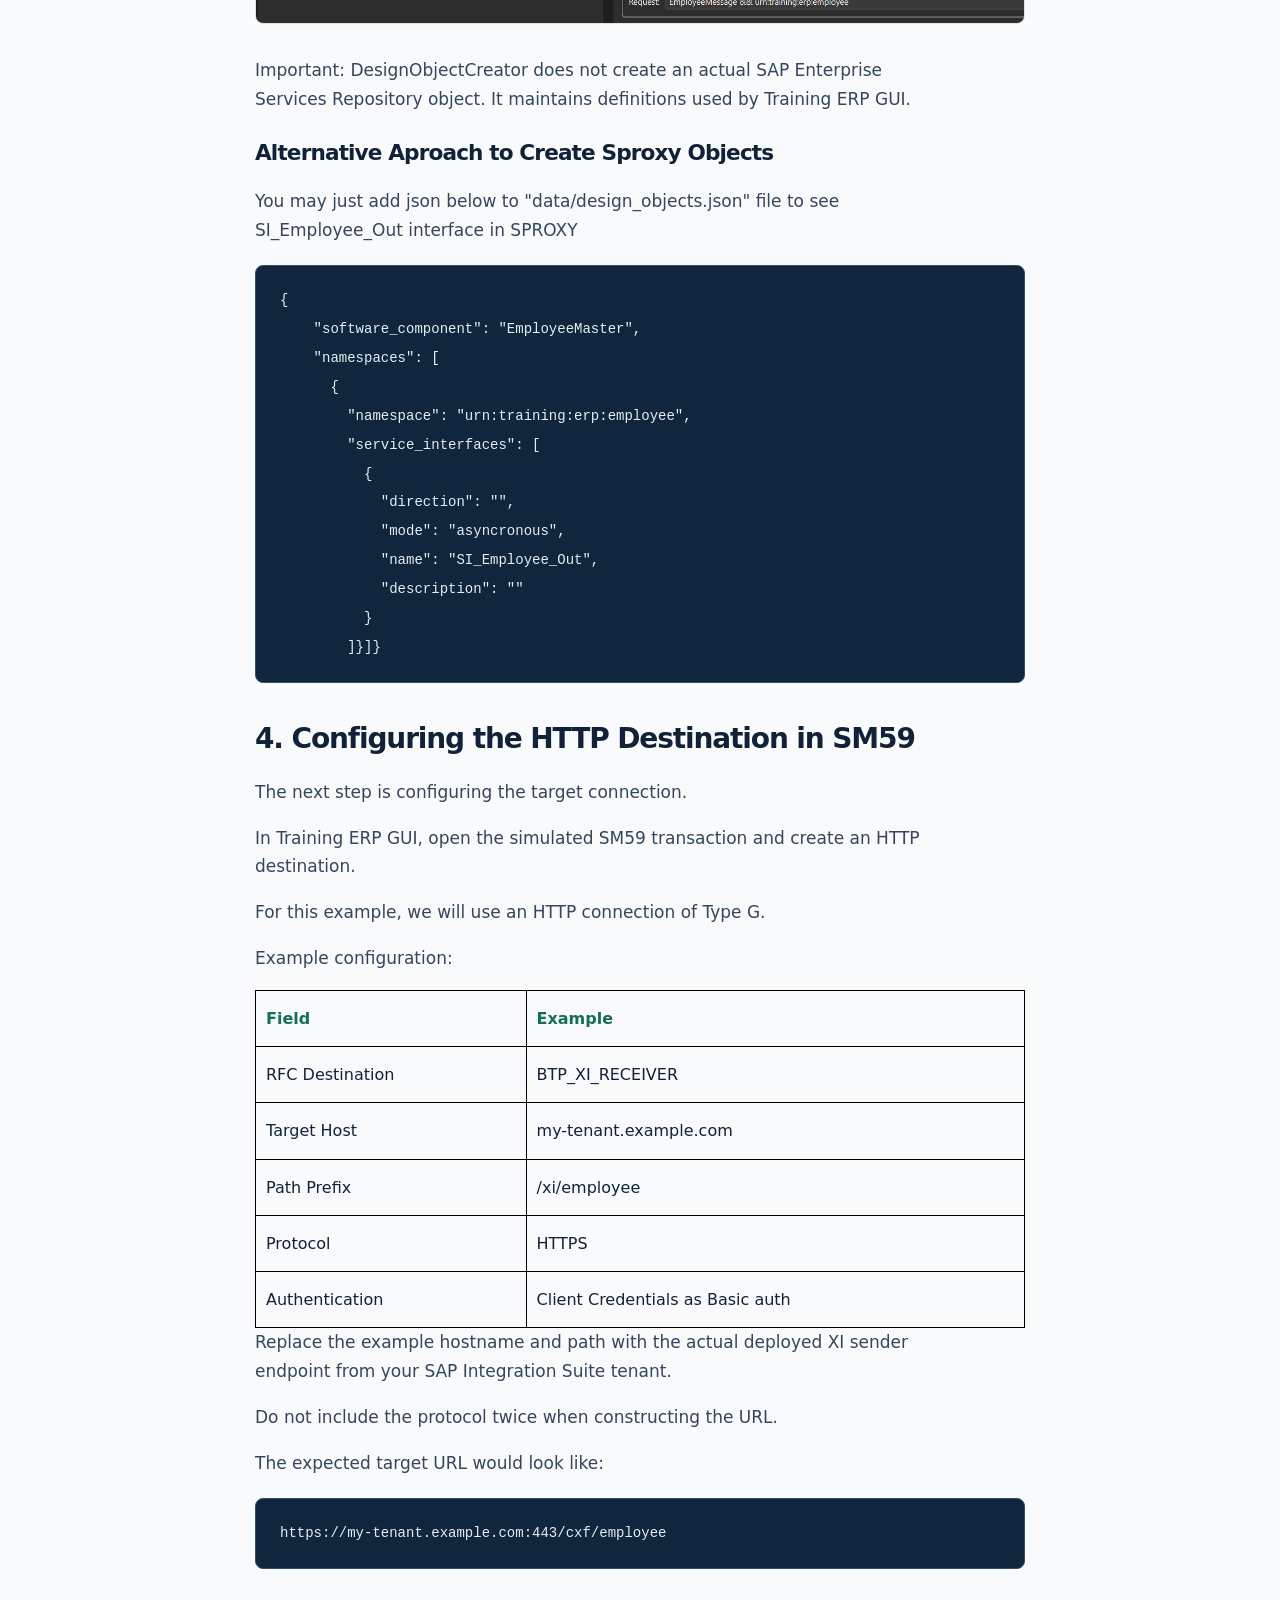
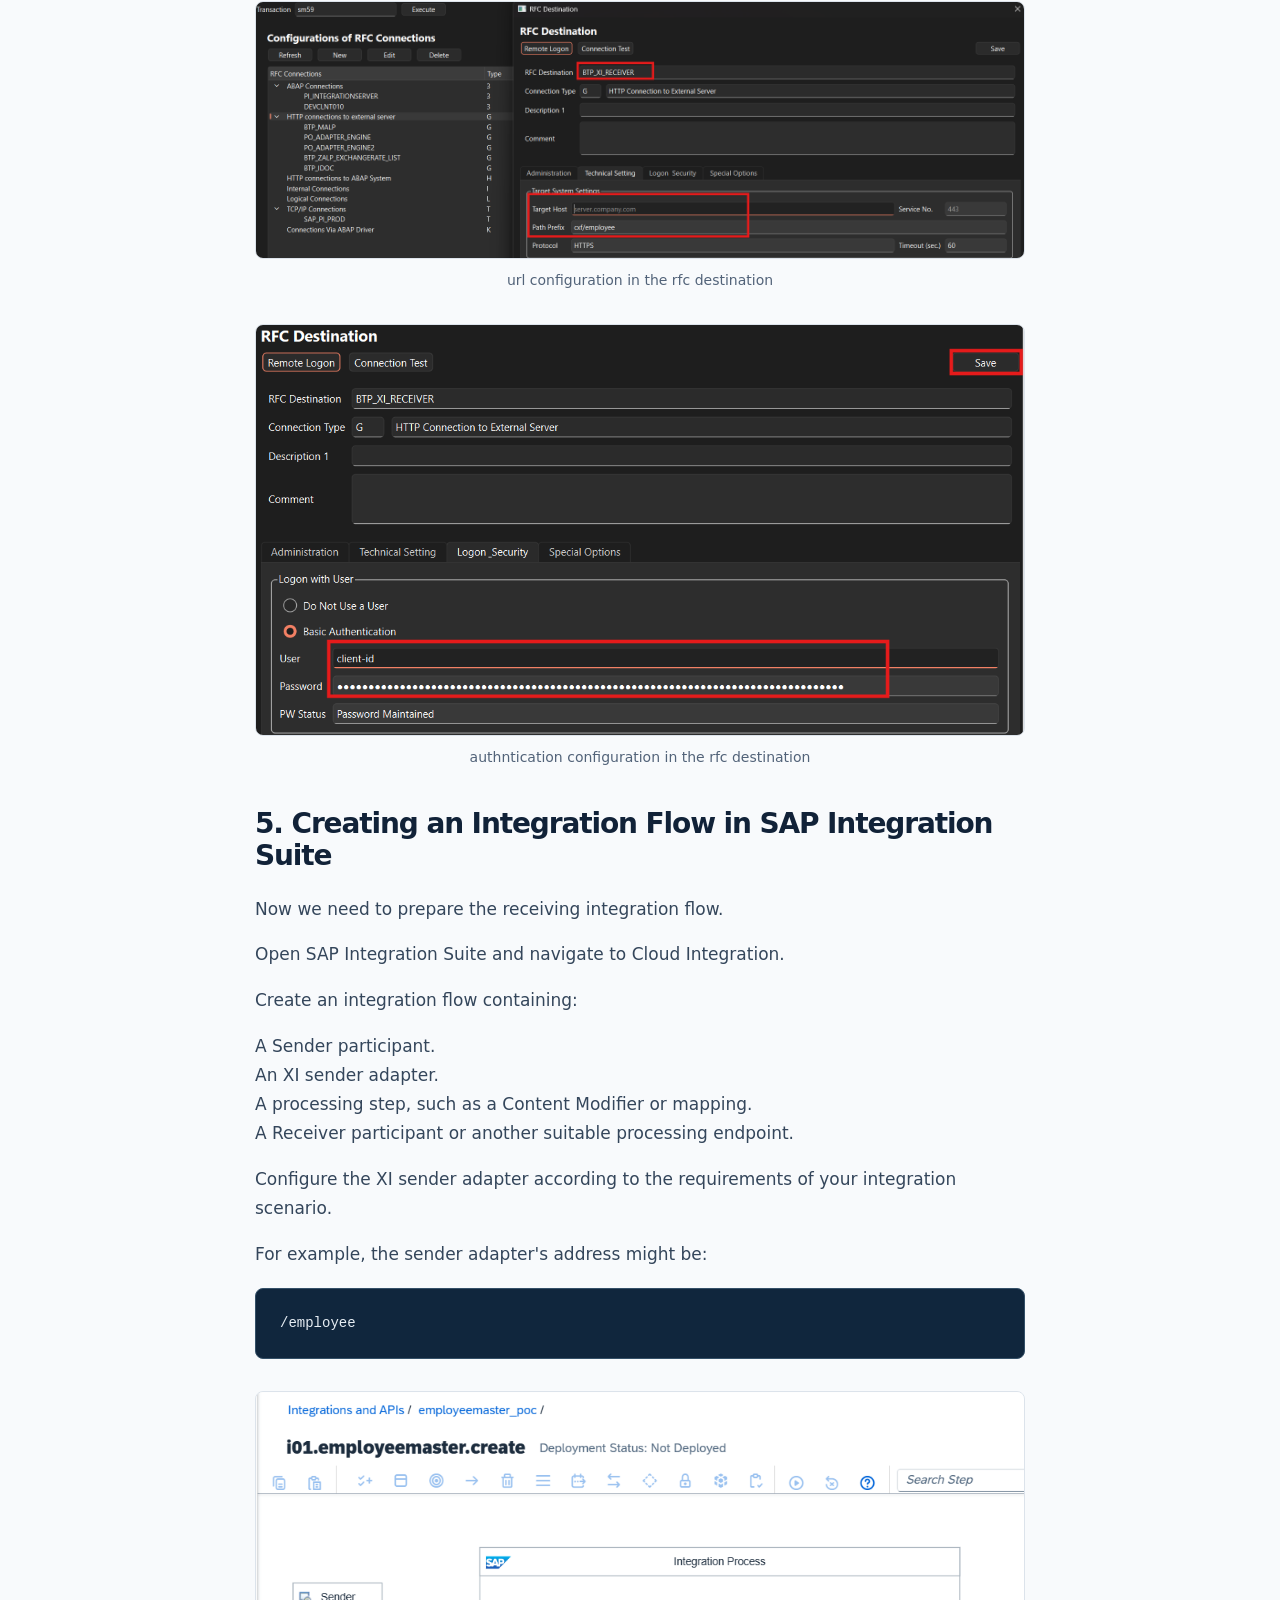
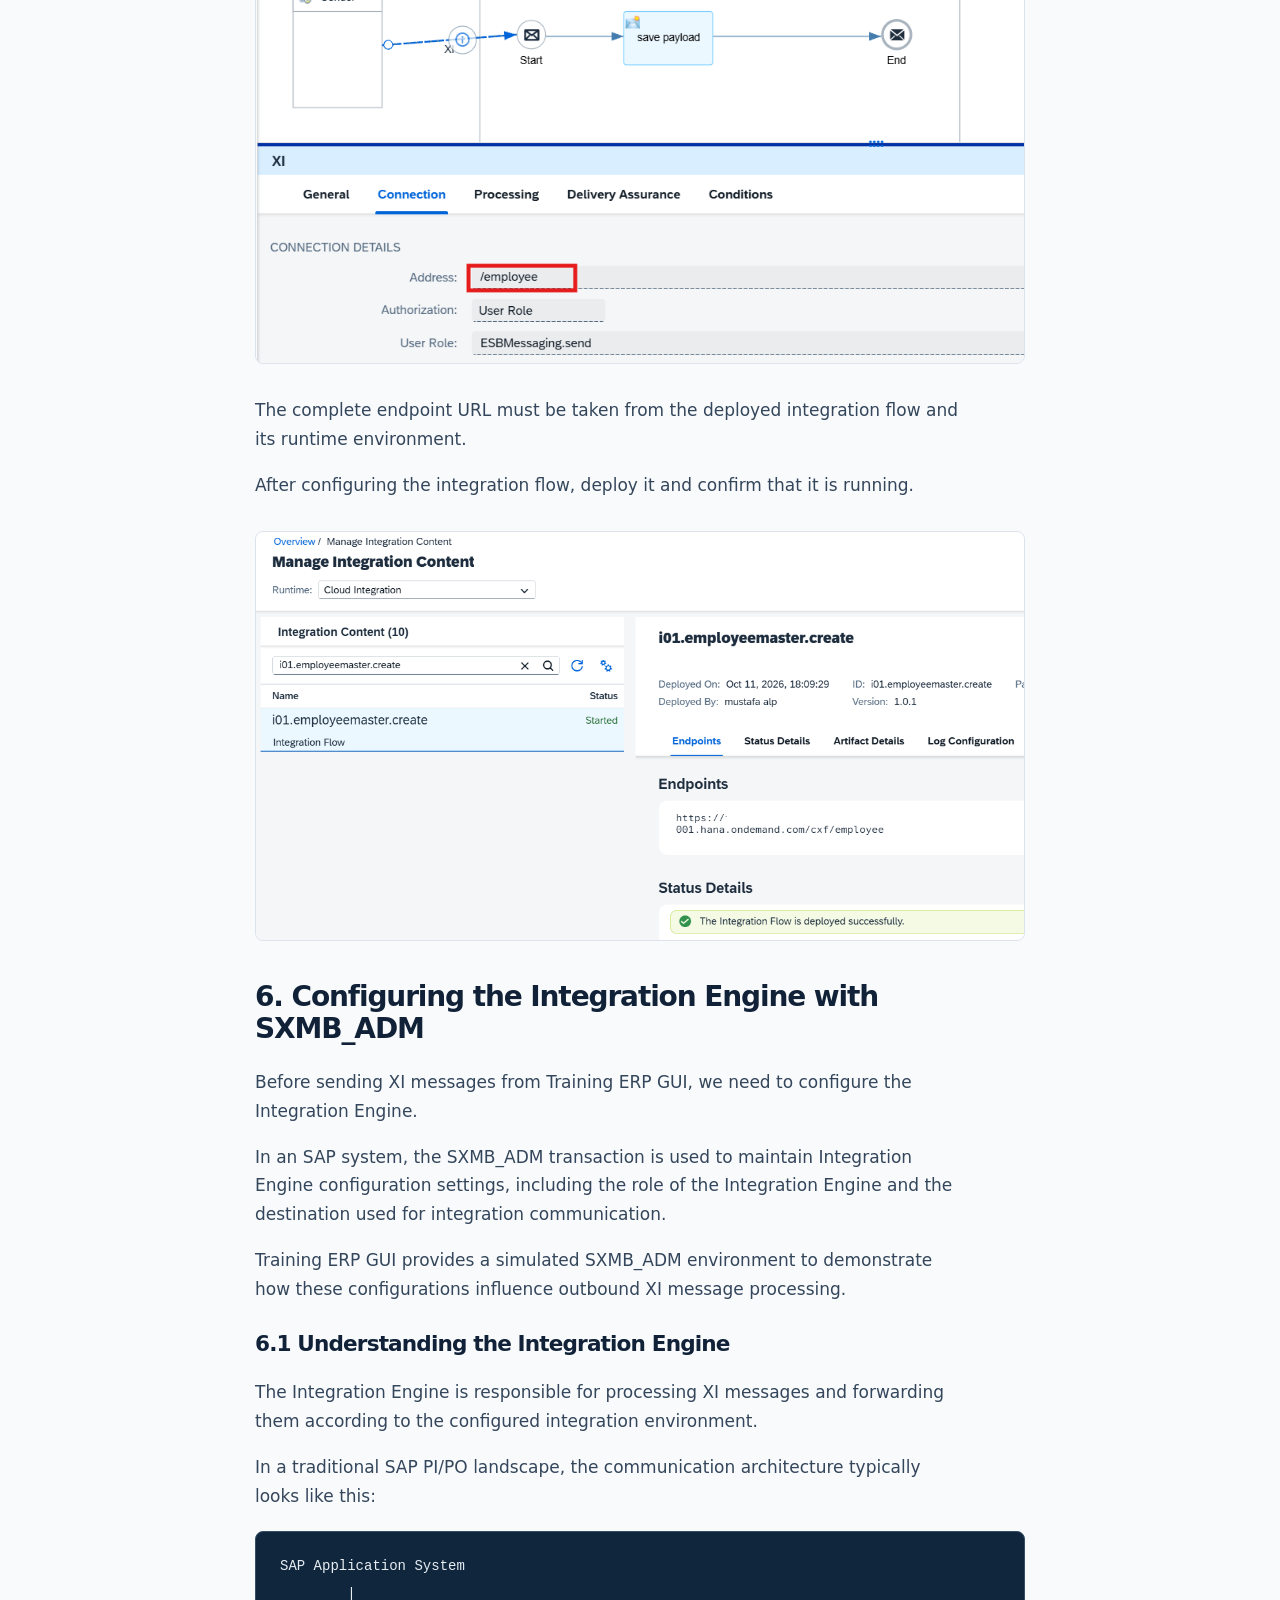
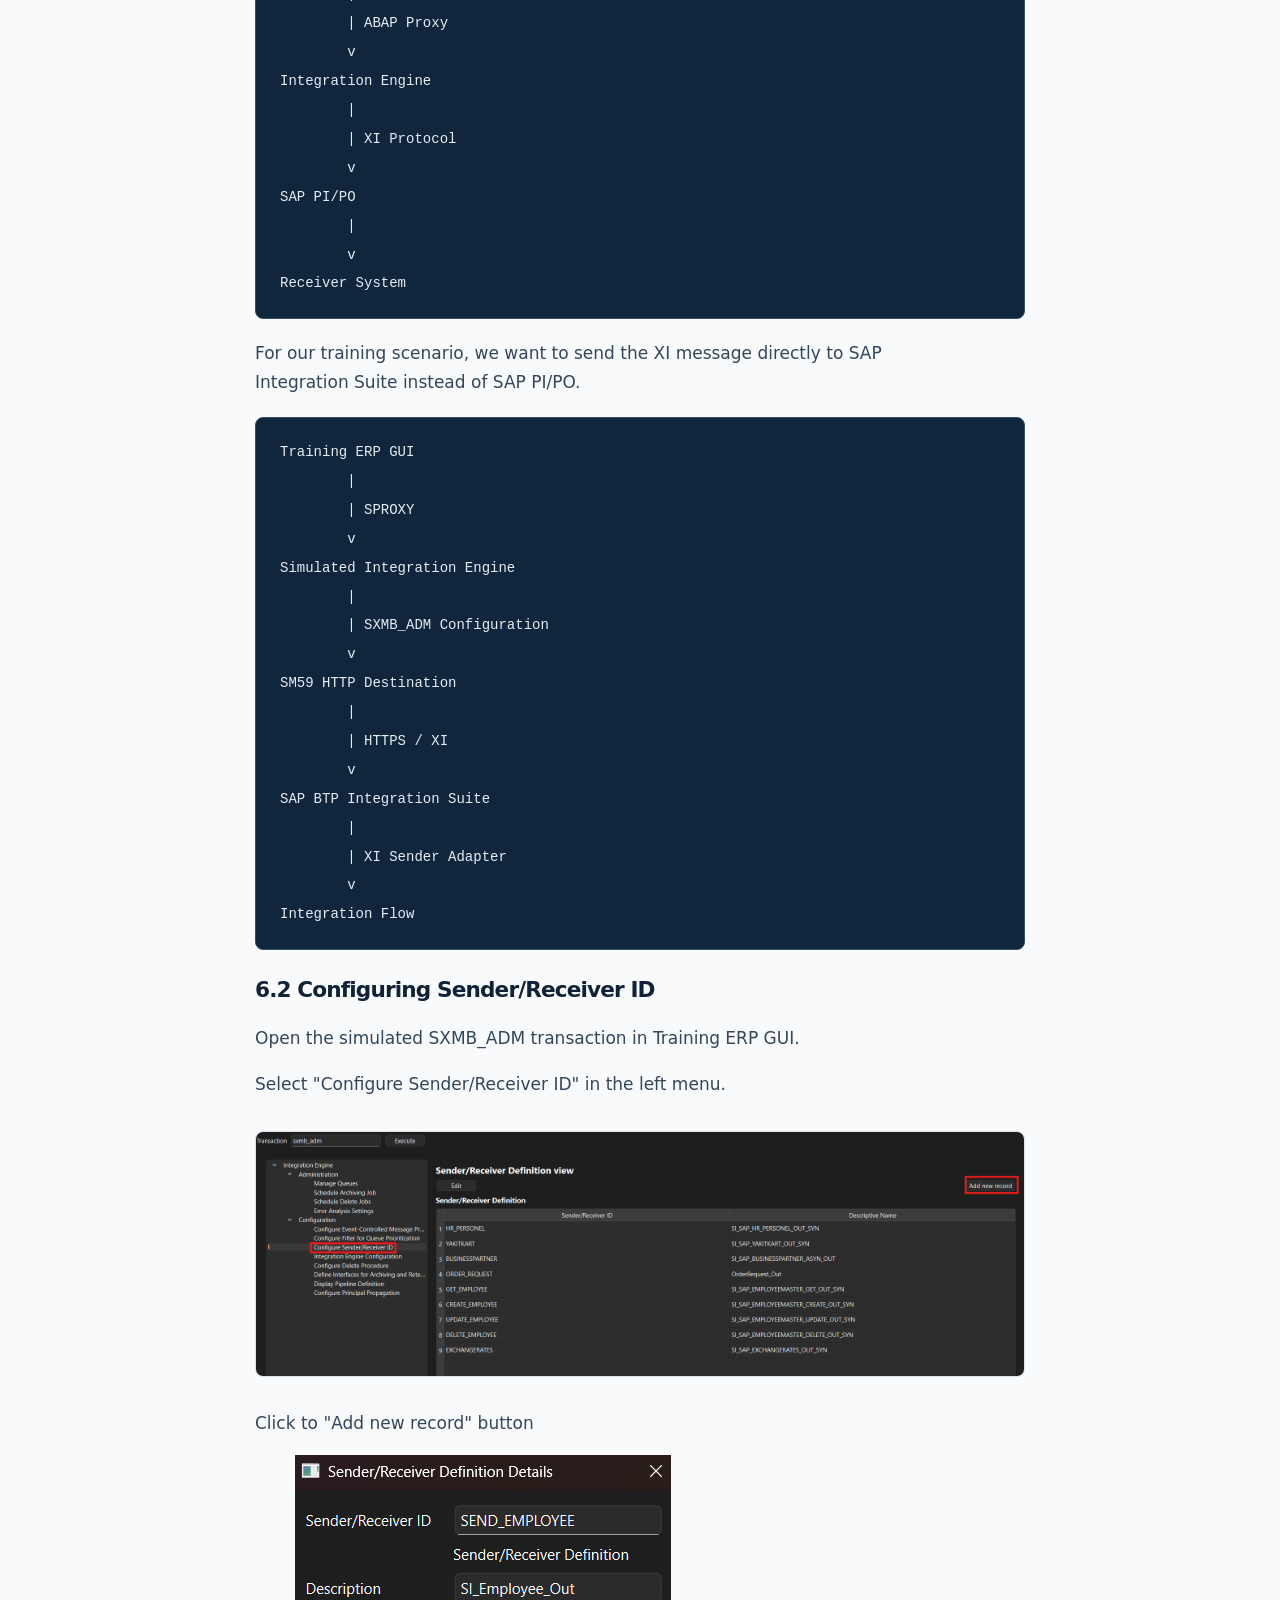
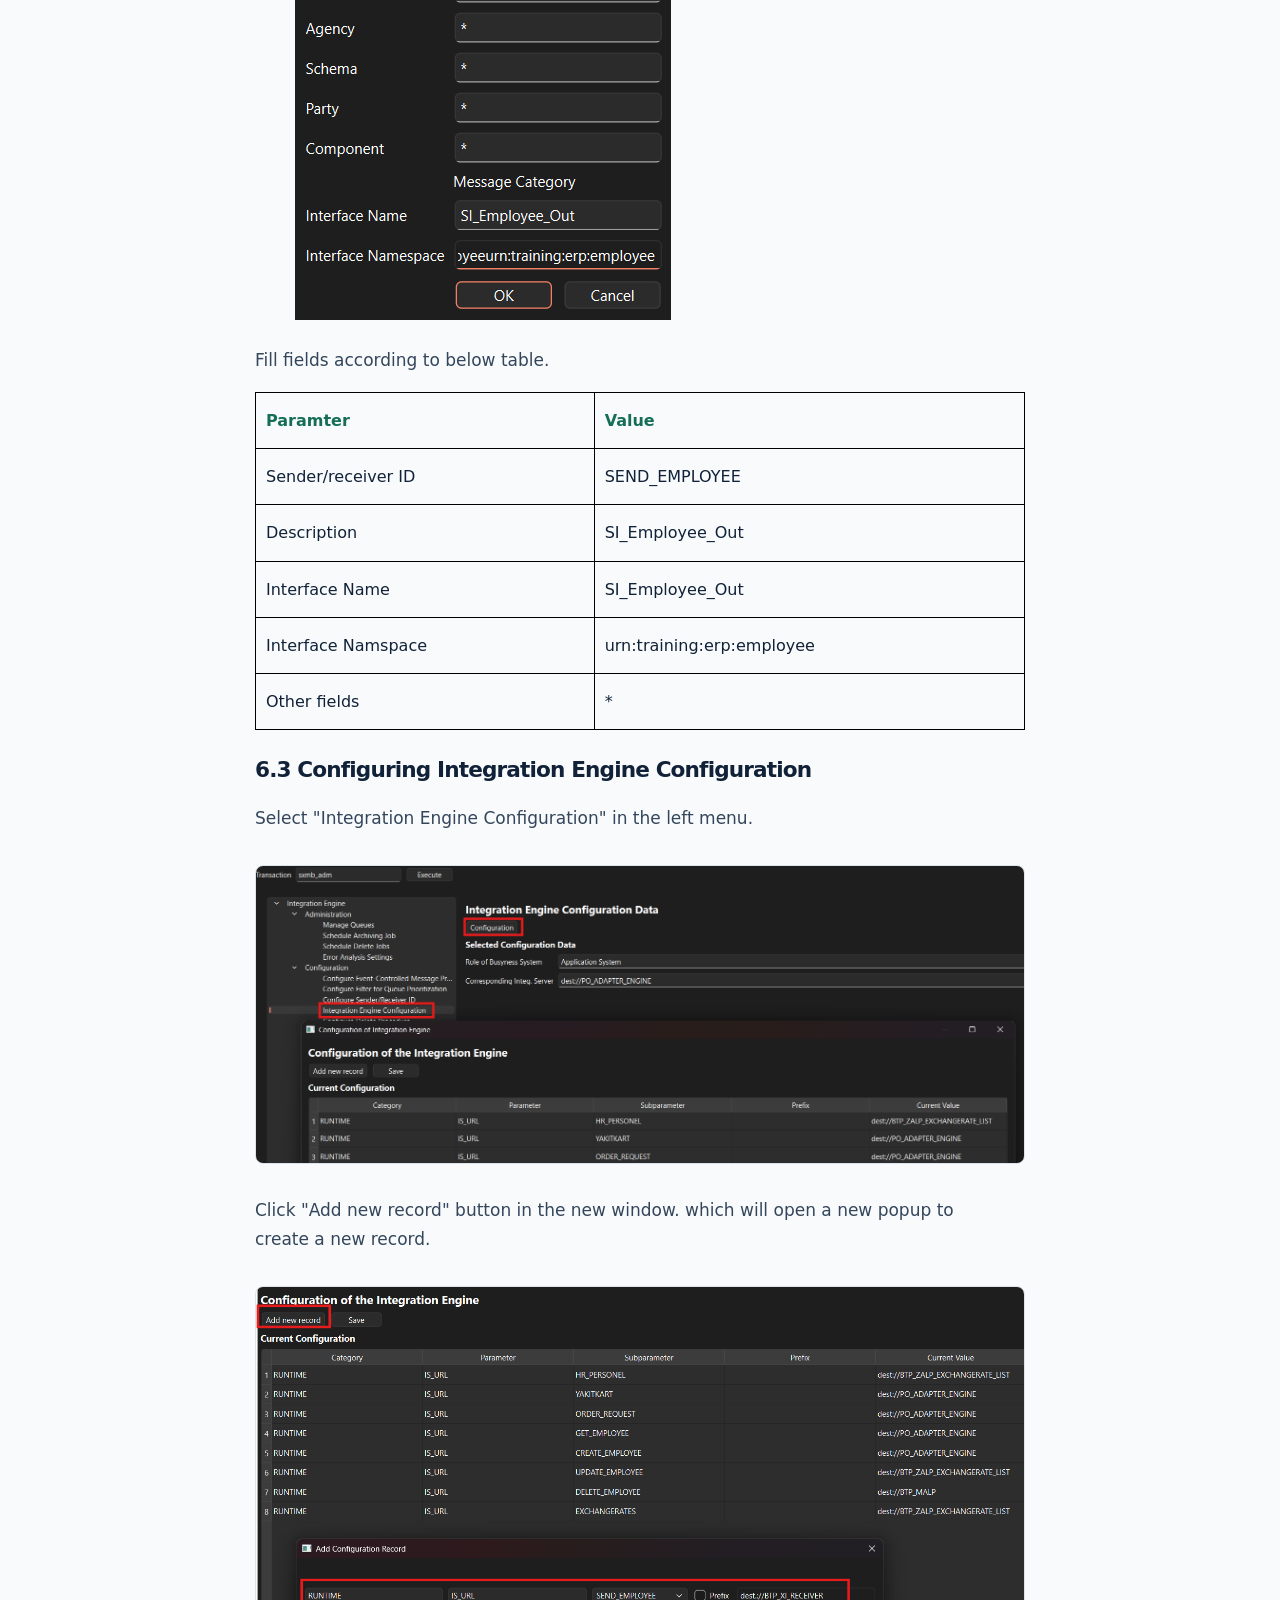
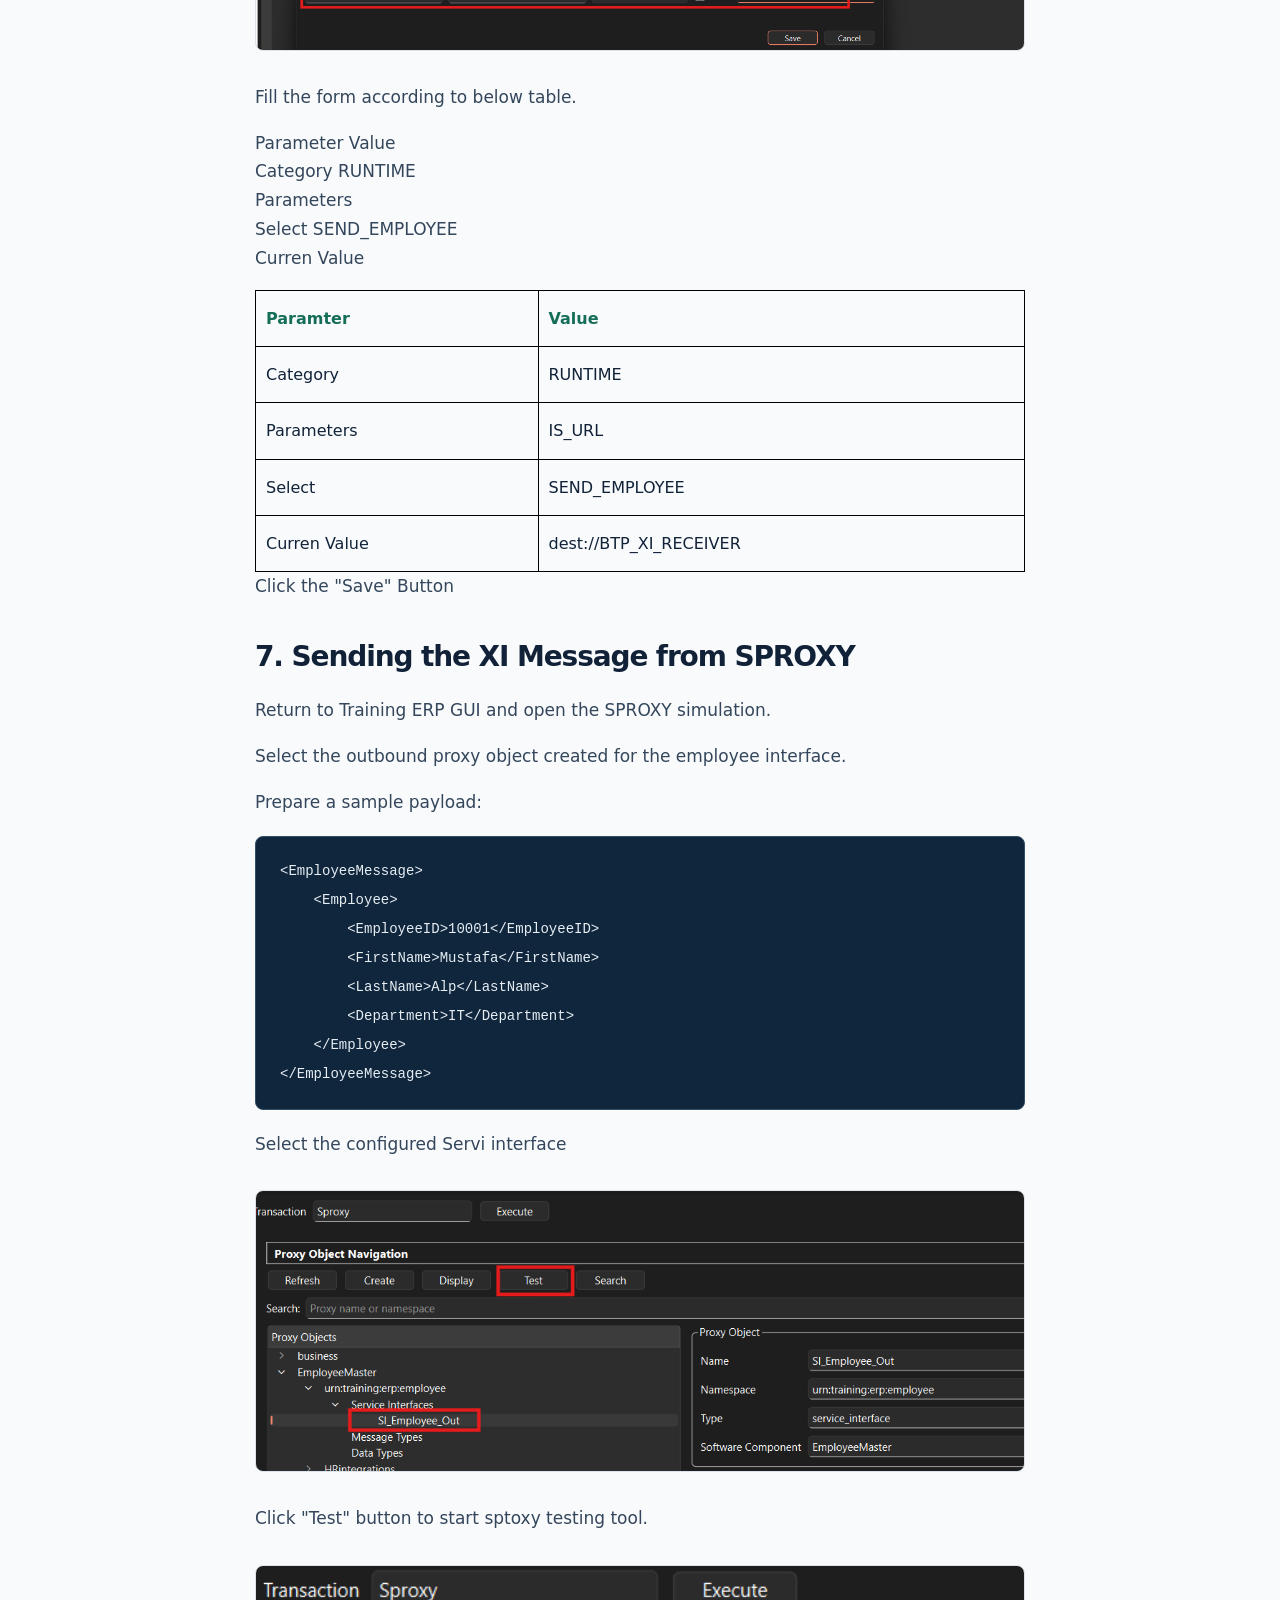
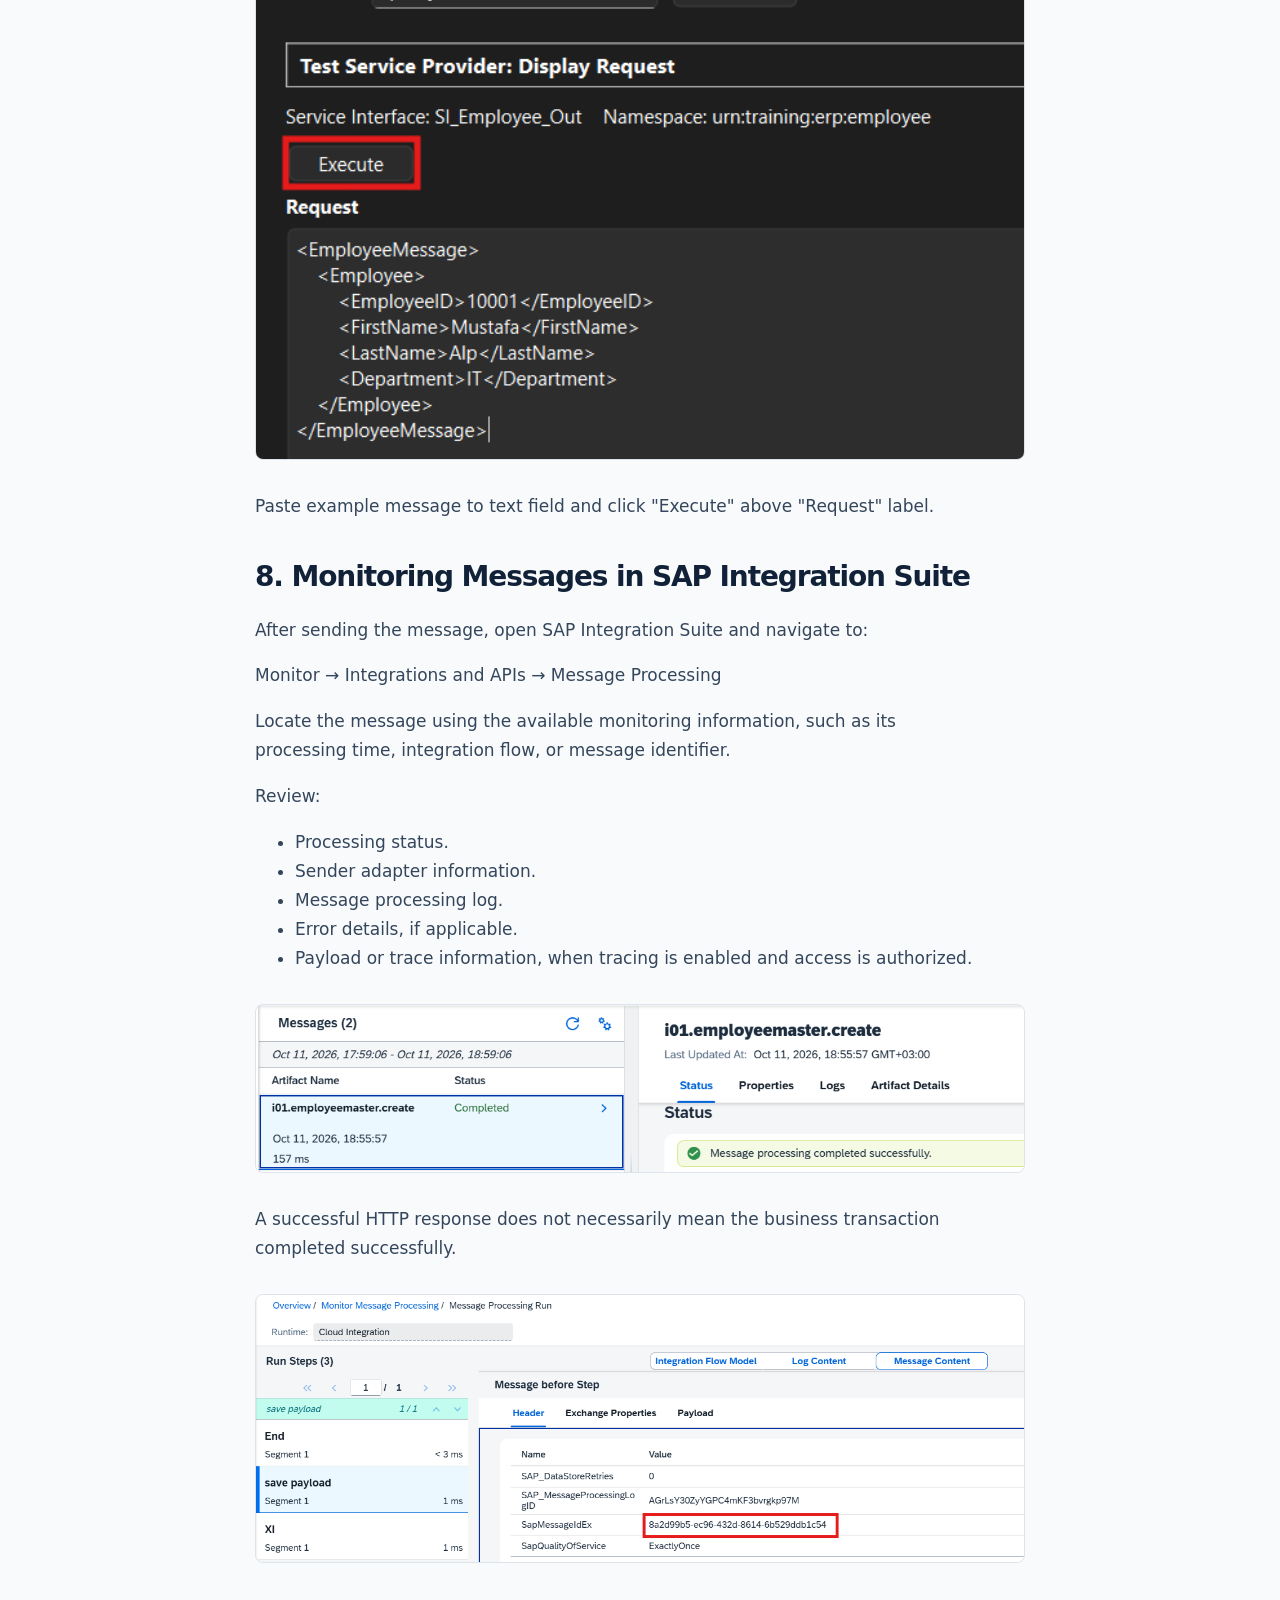
<file: posts/how-to-send-xi-messages-to-sap-btp-integration-suite-using-training-erp-gui.html>
<!doctype html>
<html lang="en">
    <head>
        <meta charset="utf-8">
        <meta name="viewport" content="width=device-width, initial-scale=1">
        <title>How to Send XI Messages to SAP BTP Integration Suite Using Training ERP GUI</title>
        <meta name="description" content="Complete guide to send your first XI message">
        <meta name="theme-color" content="#10263d">
        <meta property="og:title" content="How to Send XI Messages to SAP BTP Integration Suite Using Training ERP GUI">
        <meta property="og:description" content="Complete guide to send your first XI message">
        <meta property="og:type" content="article">
        <link rel="icon" type="image/svg+xml" href="../assets/favicon.svg">
        <link rel="stylesheet" href="../assets/style.css">
        <script defer src="../assets/site.js"></script>
		<style>
		table, th, td {
		  border:1px solid black;
		}
		img.smaller {
			height: 50%;
			width: 50%;
		}
		</style>
    <meta name="author" content="Mustafa Alp"><style>
.article {overflow-wrap:anywhere}
.article h3 {font-size:1.35rem; margin-top:28px}
.blog-image {width:100%;margin:32px auto}
.blog-image img {display:block;max-width:100%;height:auto;border:1px solid #dce3eb;border-radius:8px}
.blog-image figcaption {margin-top:10px;color:#526379;font-size:14px;text-align:center}
.code-block {max-width:100%;overflow-x:auto;padding:20px 24px;background:#10263d;color:#e6edf3;border-radius:8px;text-align:left}
.article .code-block code {padding:0;background:transparent;color:inherit;white-space:pre;font:14px/1.7 Consolas,monospace}
</style></head>
    <body>
        <a class="skip" href="#main">Skip to content</a>
        <header><div class="wrap nav"><a class="brand" href="../index.html">mustafa alp<span>.</span></a><nav aria-label="Main navigation"><a href="../index.html">Home</a><a href="../tools.html">Tools &amp; Projects</a><a href="../blog.html" aria-current="page">Blog</a><a href="../cv.html">CV</a></nav></div></header>
        <main id="main" class="wrap"><article class="article"><p class="eyebrow">Training Erp Gui - Tutorial</p><h1>How to Send XI Messages to SAP BTP Integration Suite Using Training ERP GUI</h1><p class="small">Mustafa Alp · <time datetime="2026-10-11">2026-10-11</time></p><h2>Introduction</h2>

<p>SAP Process Integration (PI) and Process Orchestration (PO) have traditionally provided the infrastructure for exchanging XML messages between enterprise systems using the XI messaging protocol.</p>

<p>With SAP Integration Suite on SAP Business Technology Platform (SAP BTP), developers can continue working with XI-based integration scenarios through the XI sender adapter.</p>

<p>However, testing XI communication usually requires access to an SAP system capable of generating and sending XI messages.</p>

<p>To make this process easier to explore, I developed Training ERP GUI, an independent, Python-based educational application that simulates selected ERP integration transactions and communication workflows.</p>

<p>In this tutorial, we will walk through how to create a Service Interface, generate a proxy object, configure an HTTP destination, and send an XI message from Training ERP GUI to SAP Integration Suite.</p>

<p>We will also introduce DesignObjectCreator, a separate tool I developed to manage integration design objects.</p>

<h2>1. Architecture Overview
</h2>

<p>Our example integration scenario consists of the following components:</p>

<pre class="code-block"><code>Training ERP GUI
    |
    | SPROXY - Proxy Simulation
    |
    | XI SOAP Message
    v
HTTP Destination (SM59)
    |
    v
HTTP Sender/Receiver (SXMB_ADM)
    |
    | HTTPS
    v
SAP BTP Integration Suite
    |
    | XI Sender Adapter
    v
Integration Flow
    |
    | Message Processing
    v
Receiver System</code></pre>

<p>The application simulates the sender-side integration workflow, while SAP Integration Suite handles the actual message processing.</p>

<p>The main components are:</p>

<p>DesignObjectCreator: Creates and manages Service Interface definitions and XML Schema (XSD) data types.<br>
SPROXY: Provides a simulated interface for working with generated proxy objects and testing outbound messages.<br>
SM59: Maintains HTTP destination settings.<br>
SAP Integration Suite: Receives and processes the XI messages through an integration flow.</p>

<p>Training ERP GUI is not an SAP application server or a replacement for SAP PI/PO. It is a learning and testing environment designed to reproduce selected integration concepts.</p>

<h2>2. Prerequisites</h2>

<p>Before starting, prepare the following:</p>

<ol>
	<li>Training ERP GUI installed and running.</li>
	<li>Access to DesignObjectCreator. (optinal)</li>
	<li>An SAP BTP subaccount with Integration Suite access.</li>
	<li>An integration flow configured with an XI sender adapter.</li>
	<li>A deployed integration flow and its endpoint URL.</li>
	<li>Appropriate authentication credentials and authorization to invoke the endpoint.</li>
</ol>

<p>The sender and receiver configurations must use compatible message structures and communication settings.</p>

<h2>3. Creating Design Objects with DesignObjectCreator</h2>

<p>Before creating a proxy object, we need to define the integration interface and its message structure.</p>

<p>For this purpose, I developed a tool called DesignObjectCreator.</p>

<p>DesignObjectCreator manages the &quot;design_objects.json&quot; file used to store integration design object definitions.</p>

<p>Instead of editing the JSON file manually, the tool provides a way to maintain design objects such as Service Interfaces and Data Types.</p>

<p>You may access PyDesignObjectCreator from gitlab repostory link below:</p>

<pre class="code-block"><code>https://gitlab.com/alp.mustf/pydesignobjectcreator.git</code></pre>

<h3>3.1 Creating a Service Interface
</h3>

<p>After defining the message structure, the next step is creating a Service Interface.</p>

<p>For our example, we will use the following interface definition:</p>

<table>
	<tr>
		<th>Property</th>
		<th>Example value</th>
	</tr>
	<tr>
		<td>Service Interface</td>
		<td>SI_Employee_Out</td>
	</tr>
	<tr>
		<td>Namespace</td>
		<td>urn:training:erp:employee</td>
	</tr>
	<tr>
		<td>Direction</td>
		<td>Outbound</td>
	</tr>
	<tr>
		<td>Communication</td>
		<td>Asynchronous</td>
	</tr>
	<tr>
		<td>Message Structure</td>
		<td>EmployeeMessage</td>
	</tr>
</table>



<p>These are example design values, not a prescribed JSON schema.</p>

<p>Using DesignObjectCreator, create the Service Interface and associate it with the appropriate message definition.</p>

<p>The resulting design objects are maintained in:</p>

<pre class="code-block"><code>design_objects.json</code></pre>

<p>This file acts as the local repository of design metadata for the simulated integration environment. you must to copy this file to &quot;data&quot; directory in Trainin Erp Gui</p>

<figure class="blog-image"><a href="../assets/images/teg/t02-img01.png" target="_blank" rel="noopener"><img src="../assets/images/teg/t02-img01.png" alt="py design object creator" loading="lazy" decoding="async"></a></figure>

<p>Important: DesignObjectCreator does not create an actual SAP Enterprise Services Repository object. It maintains definitions used by Training ERP GUI.</p>

<h3>Alternative Aproach to Create Sproxy Objects</h3>

<p>You may just add json below to &quot;data/design_objects.json&quot; file to see SI_Employee_Out interface in SPROXY</p>

<pre class="code-block"><code>{
    &quot;software_component&quot;: &quot;EmployeeMaster&quot;,
    &quot;namespaces&quot;: [
      {
        &quot;namespace&quot;: &quot;urn:training:erp:employee&quot;,
        &quot;service_interfaces&quot;: [
          {
            &quot;direction&quot;: &quot;&quot;,
            &quot;mode&quot;: &quot;asyncronous&quot;,
            &quot;name&quot;: &quot;SI_Employee_Out&quot;,
            &quot;description&quot;: &quot;&quot;
          }
        ]}]}</code></pre>

<h2>4. Configuring the HTTP Destination in SM59</h2>

<p>The next step is configuring the target connection.</p>

<p>In Training ERP GUI, open the simulated SM59 transaction and create an HTTP destination.</p>

<p>For this example, we will use an HTTP connection of Type G.</p>

<p>Example configuration:</p>


<table>
	<tr>
		<th>Field</th>
		<th>Example</th>
	</tr>
	<tr>
		<td>RFC Destination</td>
		<td>BTP_XI_RECEIVER</td>
	</tr>
	<tr>
		<td>Target Host</td>
		<td>my-tenant.example.com</td>
	</tr>
	<tr>
		<td>Path Prefix	</td>
		<td>/xi/employee</td>
	</tr>
	<tr>
		<td>Protocol</td>
		<td>HTTPS</td>
	</tr>
	<tr>
		<td>Authentication</td>
		<td>Client Credentials as Basic auth</td>
	</tr>
</table>


<p>Replace the example hostname and path with the actual deployed XI sender endpoint from your SAP Integration Suite tenant.</p>

<p>Do not include the protocol twice when constructing the URL.</p>

<p>The expected target URL would look like:</p>

<pre class="code-block"><code>https://my-tenant.example.com:443/cxf/employee</code></pre>

<figure class="blog-image"><a href="../assets/images/teg/t02-img02.png" target="_blank" rel="noopener"><img src="../assets/images/teg/t02-img02.png" alt="url configuration in the rfc destination" loading="lazy" decoding="async"></a><figcaption>url configuration in the rfc destination</figcaption></figure>

<figure class="blog-image"><a href="../assets/images/teg/t02-img03.png" target="_blank" rel="noopener"><img src="../assets/images/teg/t02-img03.png" alt="authntication configuration in the rfc destination" loading="lazy" decoding="async"></a><figcaption>authntication configuration in the rfc destination</figcaption></figure>

<h2>5. Creating an Integration Flow in SAP Integration Suite</h2>

<p>Now we need to prepare the receiving integration flow.</p>

<p>Open SAP Integration Suite and navigate to Cloud Integration.</p>

<p>Create an integration flow containing:</p>

<p>A Sender participant.<br>
An XI sender adapter.<br>
A processing step, such as a Content Modifier or mapping.<br>
A Receiver participant or another suitable processing endpoint.</p>

<p>Configure the XI sender adapter according to the requirements of your integration scenario.</p>

<p>For example, the sender adapter&#x27;s address might be:</p>

<pre class="code-block"><code>/employee</code></pre>

<figure class="blog-image"><a href="../assets/images/teg/t02-img04.png" target="_blank" rel="noopener"><img src="../assets/images/teg/t02-img04.png" alt="iflow configuration" loading="lazy" decoding="async"></a></figure>

<p>The complete endpoint URL must be taken from the deployed integration flow and its runtime environment.</p>

<p>After configuring the integration flow, deploy it and confirm that it is running.</p>

<figure class="blog-image"><a href="../assets/images/teg/t02-img05.png" target="_blank" rel="noopener"><img src="../assets/images/teg/t02-img05.png" alt="monnitoring" loading="lazy" decoding="async"></a></figure>

<h2>6. Configuring the Integration Engine with SXMB_ADM
</h2>

<p>Before sending XI messages from Training ERP GUI, we need to configure the Integration Engine.</p>

<p>In an SAP system, the SXMB_ADM transaction is used to maintain Integration Engine configuration settings, including the role of the Integration Engine and the destination used for integration communication.</p>

<p>Training ERP GUI provides a simulated SXMB_ADM environment to demonstrate how these configurations influence outbound XI message processing.</p>

<h3>6.1 Understanding the Integration Engine
</h3>

<p>The Integration Engine is responsible for processing XI messages and forwarding them according to the configured integration environment.</p>

<p>In a traditional SAP PI/PO landscape, the communication architecture typically looks like this:</p>

<pre class="code-block"><code>SAP Application System
        |
        | ABAP Proxy
        v
Integration Engine
        |
        | XI Protocol
        v
SAP PI/PO
        |
        v
Receiver System</code></pre>

<p>For our training scenario, we want to send the XI message directly to SAP Integration Suite instead of SAP PI/PO.</p>

<pre class="code-block"><code>Training ERP GUI
        |
        | SPROXY
        v
Simulated Integration Engine
        |
        | SXMB_ADM Configuration
        v
SM59 HTTP Destination
        |
        | HTTPS / XI
        v
SAP BTP Integration Suite
        |
        | XI Sender Adapter
        v
Integration Flow</code></pre>

<h3>6.2 Configuring Sender/Receiver ID
</h3>

<p>Open the simulated SXMB_ADM transaction in Training ERP GUI.</p>

<p>Select &quot;Configure Sender/Receiver ID&quot; in the left menu.</p>

<figure class="blog-image"><a href="../assets/images/teg/t02-img06.png" target="_blank" rel="noopener"><img src="../assets/images/teg/t02-img06.png" alt="sender Receive ID" loading="lazy" decoding="async"></a></figure>

<p>Click to &quot;Add new record&quot; button</p>

<figure class="smaller"><a href="../assets/images/teg/t02-img07.png" target="_blank" rel="noopener"><img src="../assets/images/teg/t02-img07.png" alt="config" loading="lazy" decoding="async"></a></figure>

<p>Fill fields according to below table.</p>


<table>
	<tr>
		<th>Paramter</th>
		<th>Value</th>
	</tr>
	<tr>
		<td>Sender/receiver ID</td>
		<td>SEND_EMPLOYEE</td>
	</tr>
	<tr>
		<td>Description</td>
		<td>SI_Employee_Out</td>
	</tr>
	<tr>
		<td>Interface Name</td>
		<td>SI_Employee_Out</td>
	</tr>
	<tr>
		<td>Interface Namspace</td>
		<td>urn:training:erp:employee</td>
	</tr>
	<tr>
		<td>Other fields</td>
		<td>*</td>
	</tr>
</table>


<h3>6.3 Configuring Integration Engine Configuration</h3>

<p>Select &quot;Integration Engine Configuration&quot; in the left menu.</p>

<figure class="blog-image"><a href="../assets/images/teg/t02-img08.png" target="_blank" rel="noopener"><img src="../assets/images/teg/t02-img08.png" alt="config" loading="lazy" decoding="async"></a></figure>

<p>Click &quot;Add new record&quot; button in the new window. which will open a new popup to create a new record.</p>

<figure class="blog-image"><a href="../assets/images/teg/t02-img09.png" target="_blank" rel="noopener"><img src="../assets/images/teg/t02-img09.png" alt="config" loading="lazy" decoding="async"></a></figure>

<p>Fill the form according to below table.</p>

<p>Parameter Value<br>
Category RUNTIME<br>
Parameters <br>
Select SEND_EMPLOYEE<br>
Curren Value </p>


<table>
	<tr>
		<th>Paramter</th>
		<th>Value</th>
	</tr>
	<tr>
		<td>Category</td>
		<td>RUNTIME</td>
	</tr>
	<tr>
		<td>Parameters</td>
		<td>IS_URL</td>
	</tr>
	<tr>
		<td>Select</td>
		<td>SEND_EMPLOYEE</td>
	</tr>
	<tr>
		<td>Curren Value</td>
		<td>dest://BTP_XI_RECEIVER</td>
	</tr>
</table>



<p>Click the &quot;Save&quot; Button</p>

<h2>7. Sending the XI Message from SPROXY</h2>

<p>Return to Training ERP GUI and open the SPROXY simulation.</p>

<p>Select the outbound proxy object created for the employee interface.</p>

<p>Prepare a sample payload:</p>

<pre class="code-block"><code>&lt;EmployeeMessage&gt;
    &lt;Employee&gt;
        &lt;EmployeeID&gt;10001&lt;/EmployeeID&gt;
        &lt;FirstName&gt;Mustafa&lt;/FirstName&gt;
        &lt;LastName&gt;Alp&lt;/LastName&gt;
        &lt;Department&gt;IT&lt;/Department&gt;
    &lt;/Employee&gt;
&lt;/EmployeeMessage&gt;</code></pre>

<p>Select the configured Servi interface</p>

<figure class="blog-image"><a href="../assets/images/teg/t02-img10.png" target="_blank" rel="noopener"><img src="../assets/images/teg/t02-img10.png" alt="config" loading="lazy" decoding="async"></a></figure>

<p>Click &quot;Test&quot; button to start sptoxy testing tool.</p>

<figure class="blog-image"><a href="../assets/images/teg/t02-img11.png" target="_blank" rel="noopener"><img src="../assets/images/teg/t02-img11.png" alt="config" loading="lazy" decoding="async"></a></figure>

<p>Paste example message to text field and click &quot;Execute&quot; above &quot;Request&quot; label.</p>

<h2>8. Monitoring Messages in SAP Integration Suite</h2>

<p>After sending the message, open SAP Integration Suite and navigate to:</p>

<p>Monitor → Integrations and APIs → Message Processing</p>

<p>Locate the message using the available monitoring information, such as its processing time, integration flow, or message identifier.</p>

<p>Review:</p>
<ul>
<li>Processing status.</li>
<li>Sender adapter information.</li>
<li>Message processing log.</li>
<li>Error details, if applicable.</li>
<li>Payload or trace information, when tracing is enabled and access is authorized.</li>
</ul>

<figure class="blog-image"><a href="../assets/images/teg/t02-img12.png" target="_blank" rel="noopener"><img src="../assets/images/teg/t02-img12.png" alt="monitoring" loading="lazy" decoding="async"></a></figure>

<p>A successful HTTP response does not necessarily mean the business transaction completed successfully.</p>

<figure class="blog-image"><a href="../assets/images/teg/t02-img13.png" target="_blank" rel="noopener"><img src="../assets/images/teg/t02-img13.png" alt="monitoring" loading="lazy" decoding="async"></a></figure>

<p>You may see the message in SXMB_MONI screen. Message ID shoulc match SapMessageIdEx header in the Sap Integration Suit message monitoring.</p>

<figure class="blog-image"><a href="../assets/images/teg/t02-img14.png" target="_blank" rel="noopener"><img src="../assets/images/teg/t02-img14.png" alt="monitoring" loading="lazy" decoding="async"></a></figure>

<h2>9. Troubleshooting Common Issues</h2>

<h3>HTTP 401 — Unauthorized</h3>

<p>Possible causes include invalid credentials, incorrect authentication configuration, or missing permissions.</p>

<p>Verify the authentication mechanism required by the deployed endpoint.</p>

<h3>HTTP 403 — Forbidden</h3>

<p>The request may be authenticated but not authorized to invoke the integration endpoint.</p>

<p>Check the assigned roles, runtime permissions, and endpoint configuration.</p>

<h3>HTTP 404 — Not Found</h3>

<p>Confirm that the integration flow is deployed and that the configured endpoint path is correct.</p>

<h3>HTTP 500 — Internal Server Error</h3>

<p>Inspect the SAP Integration Suite message processing log and exception details.</p>

<p>For XI communication, pay particular attention to malformed SOAP headers, missing payload attachments, invalid content identifiers, and incompatible protocol structures.</p>

<h2>10. Why Use Training ERP GUI?</h2>

<p>For developers learning enterprise integration, having access to a complete ERP system is not always practical.</p>

<p>Training ERP GUI offers a way to experiment with selected integration concepts in a local environment.</p>

<p>By combining DesignObjectCreator, SPROXY simulation, HTTP destination configuration, and SAP Integration Suite, developers can explore the relationship between interface design and runtime message processing.</p>

<p>The project is particularly useful for understanding:</p>


<ul>
	<li>>How interface definitions relate to proxy objects.</li>
	<li>How XML schemas describe message structures.</li>
	<li>How outbound destinations are configured.</li>
	<li>How XI messages are transmitted.</li>
	<li>How integration flows process incoming messages.</li>
	<li>How to troubleshoot connectivity and message-processing errors.</li>
</ul>

<h2>11. Conclusion</h2>

<p>Sending XI messages to SAP BTP Integration Suite requires both design-time configuration and runtime communication.</p>

<p>In this tutorial, we explored how to use Training ERP GUI to simulate the sender-side workflow, starting with interface definitions in DesignObjectCreator and continuing through proxy testing, destination configuration, and message monitoring.</p>

<p>DesignObjectCreator helps maintain Service Interface definitions and generate XSD data types, while Training ERP GUI provides the simulated runtime environment for testing outbound integration messages.</p>

<p>Together, these tools offer a practical approach to learning enterprise integration architecture without requiring a full SAP ERP landscape.</p>

<h2>Disclaimer</h2>

<p>Training ERP GUI and DesignObjectCreator are independently developed educational tools. They are not affiliated with, endorsed by, or sponsored by SAP SE. SAP product names are used solely to identify the technologies discussed.</p><div class="actions"><a class="button" href="../blog.html">Blog</a></div></article></main>
					<footer>
						<div class="wrap footer-inner">
							<span>© 2026 Mustafa Alp · Integration notes & experience</span>
							<a href="https://www.linkedin.com/in/mustafa-alp/">Connect on LinkedIn</a>
						</div>
					</footer>
	</body>
</html>
</file>
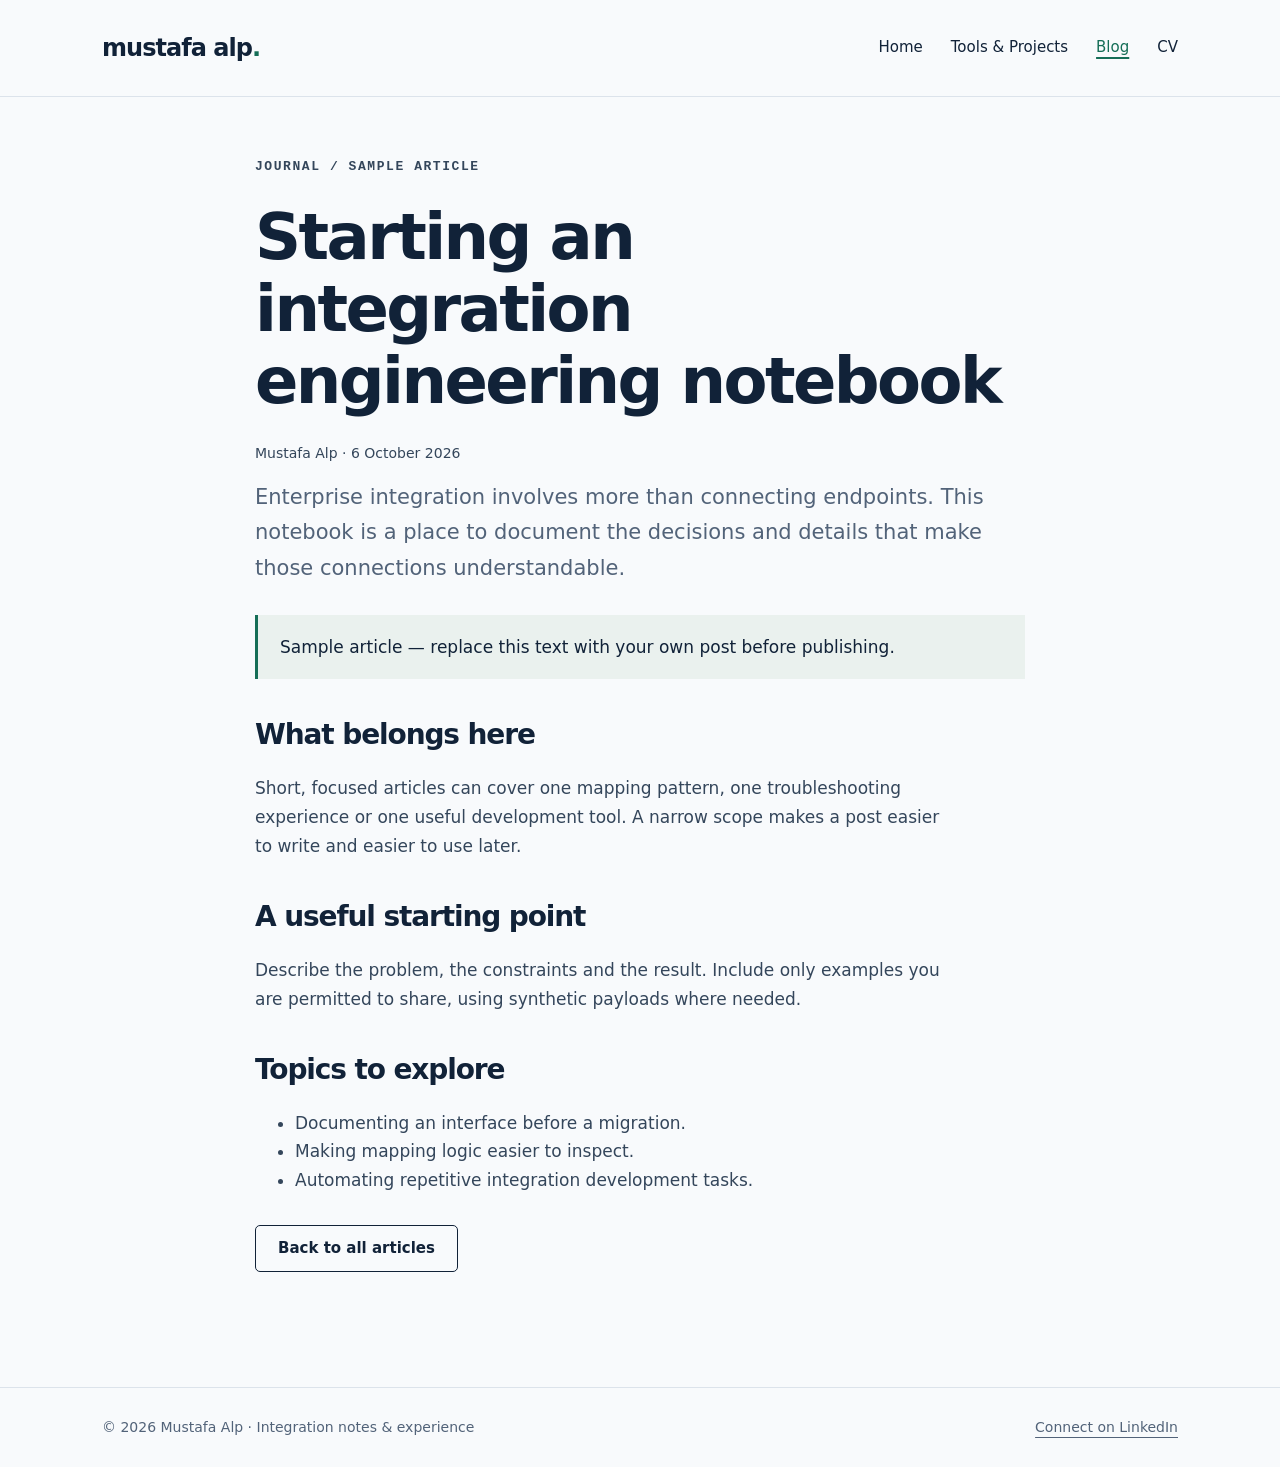
<file: posts/integration-notes.html>
<!doctype html>
<html lang="en">
    <head>
        <meta charset="utf-8">
        <meta name="viewport" content="width=device-width, initial-scale=1">
        <title>Starting an integration engineering notebook | Mustafa Alp</title>
        <meta name="description" content="A space for practical notes on enterprise integration, migration and the tools around them.">
        <meta name="theme-color" content="#10263d">
        <meta property="og:title" content="Starting an integration engineering notebook | Mustafa Alp">
        <meta property="og:description" content="A space for practical notes on enterprise integration, migration and the tools around them.">
        <meta property="og:type" content="article">
        <link rel="icon" href="../assets/favicon.svg" type="image/svg+xml">
        <link rel="stylesheet" href="../assets/style.css">
        <script defer src="../assets/site.js"></script>
    </head>
    <body>
        <a class="skip" href="#main">Skip to content</a>
        <header>
            <div class="wrap nav">
                <a class="brand" href="../index.html">mustafa alp<span>.</span></a>
                <nav aria-label="Main navigation">
                    <a href="../index.html">Home</a>
                    <a href="../tools.html">Tools &amp; Projects</a>
                    <a href="../blog.html" aria-current="page">Blog</a>
                    <a href="../cv.html">CV</a>
                </nav>
            </div>
        </header>
        <main id="main" class="wrap">
            <article class="article">
                <p class="eyebrow">Journal / Sample article</p>
                <h1>Starting an integration engineering notebook</h1>
                <p class="small">Mustafa Alp · <time datetime="2026-10-06">6 October 2026</time></p>
                <p class="intro">Enterprise integration involves more than connecting endpoints. This notebook is a place to document the decisions and details that make those connections understandable.</p>
                <div class="note">
                    Sample article — replace this text with your own post before publishing.
                </div>
                <h2>What belongs here</h2>
                <p>Short, focused articles can cover one mapping pattern, one troubleshooting experience or one useful development tool. A narrow scope makes a post easier to write and easier to use later.</p>
                <h2>A useful starting point</h2>
                <p>Describe the problem, the constraints and the result. Include only examples you are permitted to share, using synthetic payloads where needed.</p>
                <h2>Topics to explore</h2>
                <ul>
                    <li>Documenting an interface before a migration.</li>
                    <li>Making mapping logic easier to inspect.</li>
                    <li>Automating repetitive integration development tasks.</li>
                </ul>
                <div class="actions">
                    <a class="button" href="../blog.html">Back to all articles</a>
                </div>
            </article>
        </main>
        <footer>
            <div class="wrap footer-inner">
                <span>© 2026 Mustafa Alp · Integration notes & experience</span>
                <a href="https://www.linkedin.com/in/mustafa-alp/">Connect on LinkedIn</a>
            </div>
        </footer>
    </body>
</html>
</file>
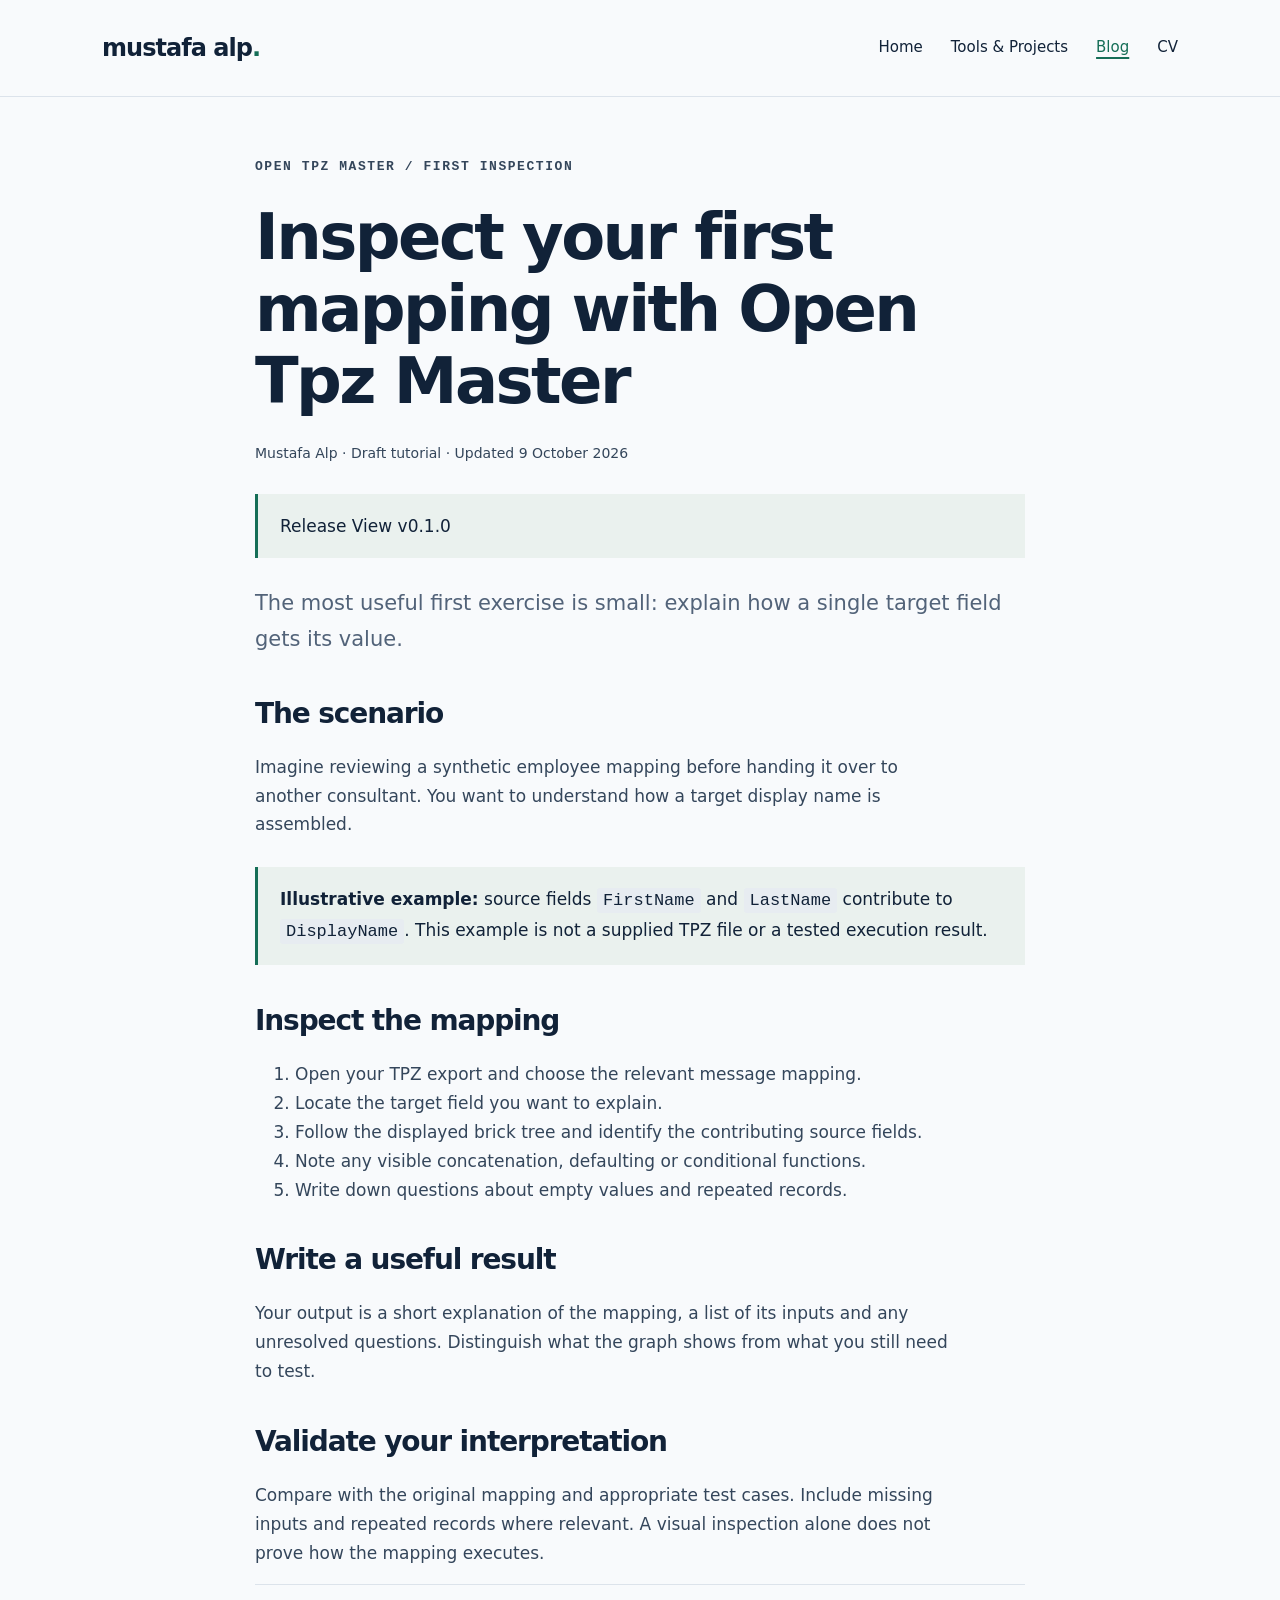
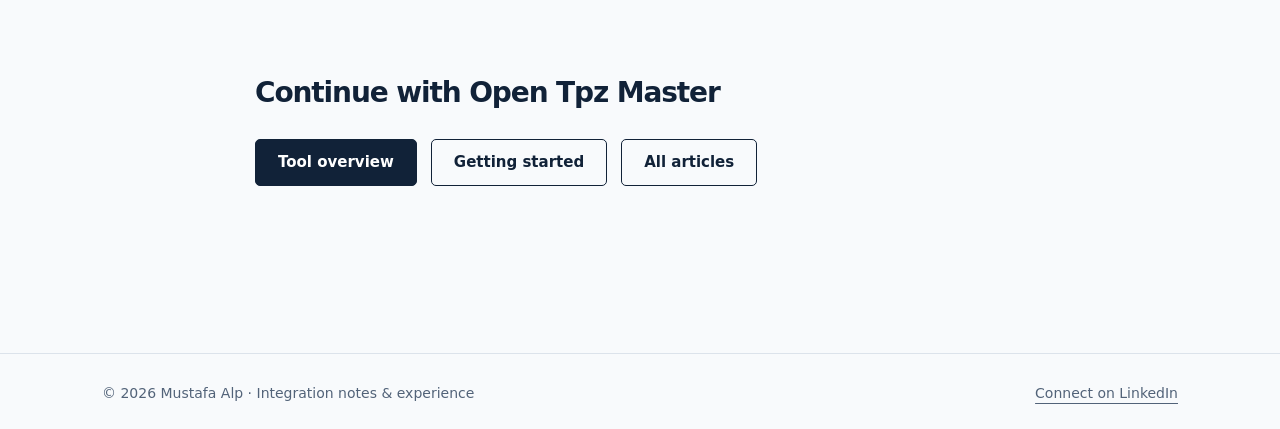
<file: posts/open-tpz-master-first-mapping.html>
<!doctype html>
<html lang="en">
    <head>
        <meta charset="utf-8">
        <meta name="viewport" content="width=device-width, initial-scale=1">
        <title>Inspect your first mapping with Open Tpz Master | Mustafa Alp</title>
        <meta name="description" content="Follow one target field and turn the mapping tree into readable notes.">
        <meta name="theme-color" content="#10263d">
        <meta property="og:title" content="Inspect your first mapping with Open Tpz Master | Mustafa Alp">
        <meta property="og:description" content="Follow one target field and turn the mapping tree into readable notes.">
        <meta property="og:type" content="article">
        <link rel="icon" href="../assets/favicon.svg" type="image/svg+xml">
        <link rel="stylesheet" href="../assets/style.css">
        <script defer src="../assets/site.js"></script>
    </head>
    <body>
        <a class="skip" href="#main">Skip to content</a>
        <header>
            <div class="wrap nav">
                <a class="brand" href="../index.html">mustafa alp<span>.</span></a>
                <nav aria-label="Main navigation">
                    <a href="../index.html">Home</a>
                    <a href="../tools.html">Tools &amp; Projects</a>
                    <a href="../blog.html" aria-current="page">Blog</a>
                    <a href="../cv.html">CV</a>
                </nav>
            </div>
        </header>
        <main id="main" class="wrap">
            <article class="article">
                <p class="eyebrow">Open Tpz Master / First inspection</p>
                <h1>Inspect your first mapping with Open Tpz Master</h1>
                <p class="small">Mustafa Alp · Draft tutorial · Updated 9 October 2026</p>
                <div class="note">
                    Release View v0.1.0
                </div>
                <p class="intro">The most useful first exercise is small: explain how a single target field gets its value.</p>
                <h2>The scenario</h2>
                <p>Imagine reviewing a synthetic employee mapping before handing it over to another consultant. You want to understand how a target display name is assembled.</p>
                <div class="note">
                    <strong>Illustrative example:</strong> source fields <code>FirstName</code> and <code>LastName</code> contribute to <code>DisplayName</code>. This example is not a supplied TPZ file or a tested execution result.
                </div>
                <h2>Inspect the mapping</h2>
                <ol>
                    <li>Open your TPZ export and choose the relevant message mapping.</li>
                    <li>Locate the target field you want to explain.</li>
                    <li>Follow the displayed brick tree and identify the contributing source fields.</li>
                    <li>Note any visible concatenation, defaulting or conditional functions.</li>
                    <li>Write down questions about empty values and repeated records.</li>
                </ol>
                <h2>Write a useful result</h2>
                <p>Your output is a short explanation of the mapping, a list of its inputs and any unresolved questions. Distinguish what the graph shows from what you still need to test.</p>
                <h2>Validate your interpretation</h2>
                <p>Compare with the original mapping and appropriate test cases. Include missing inputs and repeated records where relevant. A visual inspection alone does not prove how the mapping executes.</p>
                <section class="section"><h2>Continue with Open Tpz Master</h2><div class="actions"><a class="button primary" href="../tools/open-tpz-master/index.html">Tool overview</a><a class="button" href="../docs/open-tpz-master/index.html">Getting started</a><a class="button" href="../blog.html">All articles</a></div></section>

        </article>

    </main>

    <footer>

            <div class="wrap footer-inner">
                <span>© 2026 Mustafa Alp · Integration notes & experience</span>
                <a href="https://www.linkedin.com/in/mustafa-alp/">Connect on LinkedIn</a>
            </div>
        </footer>
    </body>
</html>
</file>
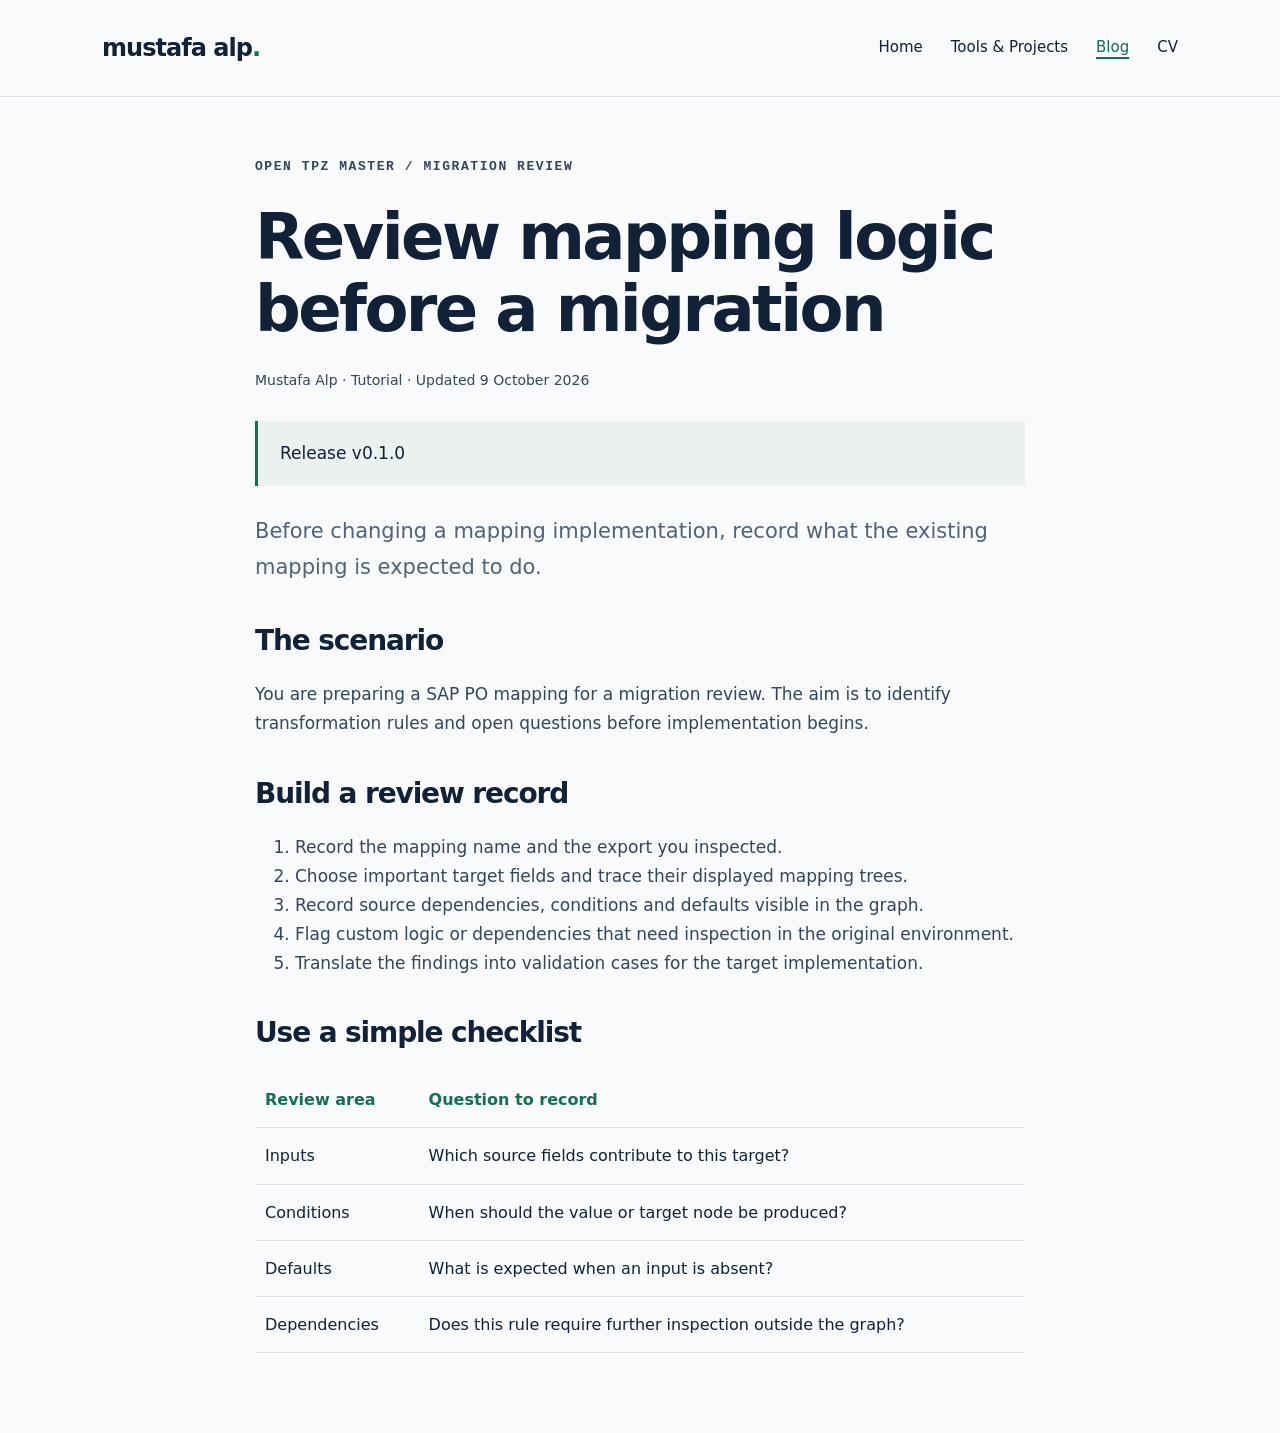
<file: posts/open-tpz-master-migration-review.html>
<!doctype html>
<html lang="en">
    <head>
        <meta charset="utf-8">
        <meta name="viewport" content="width=device-width, initial-scale=1">
        <title>Review mapping logic before a migration | Mustafa Alp</title>
        <meta name="description" content="Use mapping inspection to prepare questions and validation cases before implementation.">
        <meta name="theme-color" content="#10263d">
        <meta property="og:title" content="Review mapping logic before a migration | Mustafa Alp">
        <meta property="og:description" content="Use mapping inspection to prepare questions and validation cases before implementation.">
        <meta property="og:type" content="article">
        <link rel="icon" href="../assets/favicon.svg" type="image/svg+xml">
        <link rel="stylesheet" href="../assets/style.css">
        <script defer src="../assets/site.js"></script>
    </head>
    <body>
        <a class="skip" href="#main">Skip to content</a>
        <header>
            <div class="wrap nav">
                <a class="brand" href="../index.html">mustafa alp<span>.</span></a>
                <nav aria-label="Main navigation">
                    <a href="../index.html">Home</a>
                    <a href="../tools.html">Tools &amp; Projects</a>
                    <a href="../blog.html" aria-current="page">Blog</a>
                    <a href="../cv.html">CV</a>
                </nav>
            </div>
        </header>
        <main id="main" class="wrap">
            <article class="article">
                <p class="eyebrow">Open Tpz Master / Migration review</p>
                <h1>Review mapping logic before a migration</h1>
                <p class="small">Mustafa Alp · Tutorial · Updated 9 October 2026</p>
                <div class="note">
                    Release v0.1.0
                </div>
                <p class="intro">Before changing a mapping implementation, record what the existing mapping is expected to do.</p>
                <h2>The scenario</h2>
                <p>You are preparing a SAP PO mapping for a migration review. The aim is to identify transformation rules and open questions before implementation begins.</p>
                <h2>Build a review record</h2>
                <ol>
                    <li>Record the mapping name and the export you inspected.</li>
                    <li>Choose important target fields and trace their displayed mapping trees.</li>
                    <li>Record source dependencies, conditions and defaults visible in the graph.</li>
                    <li>Flag custom logic or dependencies that need inspection in the original environment.</li>
                    <li>Translate the findings into validation cases for the target implementation.</li>
                </ol>
                

                <h2>Use a simple checklist</h2>
                <div class="table-scroll">
                    <table>
                        <thead>
                            <tr>
                                <th>Review area</th>
                                <th>Question to record</th>
                            </tr>
                        </thead>
                        <tbody>
                            <tr>
                                <td>Inputs</td>
                                <td>Which source fields contribute to this target?</td>
                            </tr>
                            <tr>
                                <td>Conditions</td>
                                <td>When should the value or target node be produced?</td>
                            </tr>
                            <tr>
                                <td>Defaults</td>
                                <td>What is expected when an input is absent?</td>
                            </tr>
                            <tr>
                                <td>Dependencies</td>
                                <td>Does this rule require further inspection outside the graph?</td>
                            </tr>
                            <tr>
                                <!-- Additional rows -->
                            </tr>

                        </tbody>

                    </table>

                </div>

                <!-- Continue with Open Tpz Master section -->
            </article>

        </main>

        <!-- Footer -->
    </body>

</html>
</file>
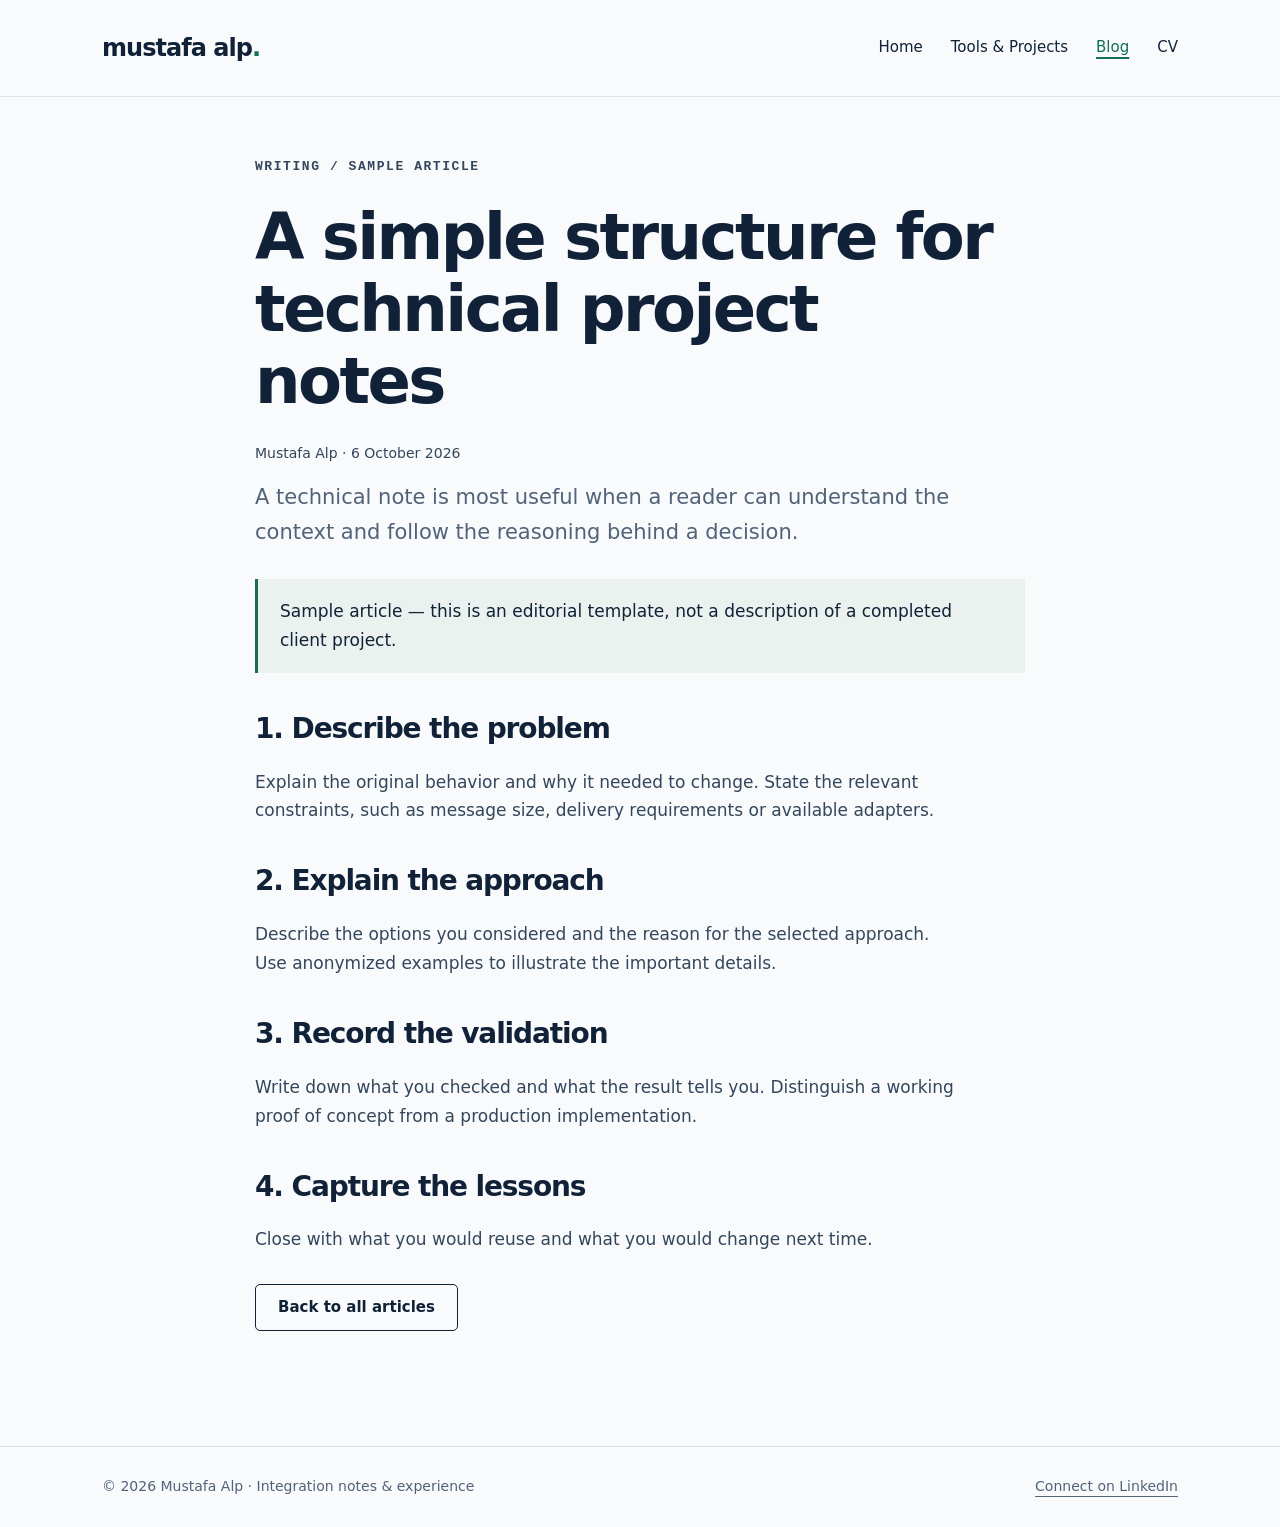
<file: posts/project-notes.html>
<!doctype html>
<html lang="en">
    <head>
        <meta charset="utf-8">
        <meta name="viewport" content="width=device-width, initial-scale=1">
        <title>A simple structure for technical project notes | Mustafa Alp</title>
        <meta name="description" content="An example article layout for documenting a problem, an approach and lessons learned.">
        <meta name="theme-color" content="#10263d">
        <meta property="og:title" content="A simple structure for technical project notes | Mustafa Alp">
        <meta property="og:description" content="An example article layout for documenting a problem, an approach and lessons learned.">
        <meta property="og:type" content="article">
        <link rel="icon" href="../assets/favicon.svg" type="image/svg+xml">
        <link rel="stylesheet" href="../assets/style.css">
        <script defer src="../assets/site.js"></script>
    </head>
    <body>
        <a class="skip" href="#main">Skip to content</a>
        <header>
            <div class="wrap nav">
                <a class="brand" href="../index.html">mustafa alp<span>.</span></a>
                <nav aria-label="Main navigation">
                    <a href="../index.html">Home</a>
                    <a href="../tools.html">Tools &amp; Projects</a>
                    <a href="../blog.html" aria-current="page">Blog</a>
                    <a href="../cv.html">CV</a>
                </nav>
            </div>
        </header>
        <main id="main" class="wrap">
            <article class="article">
                <p class="eyebrow">Writing / Sample article</p>
                <h1>A simple structure for technical project notes</h1>
                <p class="small">Mustafa Alp · <time datetime="2026-10-06">6 October 2026</time></p>
                <p class="intro">A technical note is most useful when a reader can understand the context and follow the reasoning behind a decision.</p>
                <div class="note">
                    Sample article — this is an editorial template, not a description of a completed client project.
                </div>
                <h2>1. Describe the problem</h2>
                <p>Explain the original behavior and why it needed to change. State the relevant constraints, such as message size, delivery requirements or available adapters.</p>
                <h2>2. Explain the approach</h2>
                <p>Describe the options you considered and the reason for the selected approach. Use anonymized examples to illustrate the important details.</p>
                <h2>3. Record the validation</h2>
                <p>Write down what you checked and what the result tells you. Distinguish a working proof of concept from a production implementation.</p>
                <h2>4. Capture the lessons</h2>
                <p>Close with what you would reuse and what you would change next time.</p>
                <div class="actions">
                    <a class="button" href="../blog.html">Back to all articles</a>
                </div>
            </article>
        </main>
        <footer>
            <div class="wrap footer-inner">
                <span>© 2026 Mustafa Alp · Integration notes & experience</span>
                <a href="https://www.linkedin.com/in/mustafa-alp/">Connect on LinkedIn</a>
            </div>
        </footer>
    </body>
</html>
</file>
<file: assets/style.css>
:root{--bg:#f8fafc;--paper:#fff;--ink:#112238;--muted:#526379;--line:#dce3eb;--green:#156e57;--navy:#10263d}*{box-sizing:border-box}body{margin:0;background:var(--bg);color:var(--ink);font:17px/1.7 system-ui,-apple-system,BlinkMacSystemFont,"Segoe UI",sans-serif}a{color:inherit;text-underline-offset:5px}a:hover{color:var(--green)}a:focus-visible,button:focus-visible{outline:3px solid #e29f24;outline-offset:5px}h1,h2,h3,p{margin-top:0}h1,h2,h3{line-height:1.13;letter-spacing:-.04em}h1{font-size:clamp(2.8rem,6vw,5.2rem);font-weight:650;margin-bottom:24px}h2{font-size:2rem}h3{font-size:1.4rem}p{max-width:65ch}.wrap{max-width:1140px;margin:auto;padding:0 32px}.skip{position:absolute;left:20px;top:-100px;background:white;padding:10px;z-index:5}.skip:focus{top:5px}header{border-bottom:1px solid var(--line)}.nav{display:flex;align-items:center;justify-content:space-between;min-height:96px;gap:24px}.brand{text-decoration:none;font-weight:750;letter-spacing:-.04em;font-size:24px}.brand span{color:var(--green)}nav{display:flex;gap:28px;flex-wrap:wrap}nav a{text-decoration:none;font-size:15px}nav a[aria-current=page]{color:var(--green);text-decoration:underline;text-decoration-thickness:2px}.hero{padding:86px 0 74px;display:grid;grid-template-columns:1.65fr 1fr;gap:70px;align-items:center}.eyebrow{font:600 13px/1.6 ui-monospace,monospace;letter-spacing:.12em;text-transform:uppercase;color:var(--green);margin-bottom:23px}.lead{color:var(--muted);font-size:20px}.actions{display:flex;flex-wrap:wrap;gap:14px;margin-top:30px}.button{display:inline-block;text-decoration:none;border:1px solid var(--ink);padding:11px 22px;border-radius:5px;font:600 15px/1.5 system-ui;cursor:pointer;background:transparent;color:var(--ink)}.button.primary{background:var(--ink);color:white}.button:hover{background:var(--green);border-color:var(--green);color:white}.profile{background:var(--navy);color:#fff;padding:36px;border-radius:8px;position:relative}.profile .eyebrow{color:#a3ddc9}.monogram{font-size:78px;font-weight:600;letter-spacing:-.07em;line-height:1;margin:20px 0 35px}.profile p{color:#c4d3e3;font-size:15px}.profile dl{margin:0}.profile dl div{padding:14px 0;border-top:1px solid #345068}.profile dt{font:12px ui-monospace,monospace;color:#a3ddc9;text-transform:uppercase;margin-bottom:5px}.profile dd{margin:0;font-size:16px}.section{padding:52px 0;border-top:1px solid var(--line)}.section-head{display:flex;justify-content:space-between;gap:24px;align-items:baseline;margin-bottom:28px}.section-head h2{margin:0}.small{font-size:14px;color:var(--muted)}.grid{display:grid;grid-template-columns:repeat(3,1fr);gap:22px}.card{border:1px solid var(--line);padding:28px;background:var(--paper);border-radius:6px}.card p{font-size:15px;color:var(--muted);margin-bottom:0}.number{font:14px ui-monospace,monospace;color:var(--green);display:block;margin-bottom:28px}.post-row{display:grid;grid-template-columns:150px 1fr 140px;gap:28px;border-top:1px solid var(--line);padding:28px 0;align-items:start}.post-row h3{margin:0 0 12px}.post-row h3 a{text-decoration:none}.post-row p{color:var(--muted);font-size:16px;margin:0}.tag{font:12px/1.5 ui-monospace,monospace;background:#e8f1ed;color:#145741;padding:6px 10px;display:inline-block;border-radius:3px}.page-head{padding:64px 0 42px}.page-head h1{font-size:clamp(3rem,6vw,4.6rem)}.cv-layout{display:grid;grid-template-columns:230px 1fr;gap:70px}.cv-layout aside{font-size:15px}.cv-layout aside h2{font-size:18px;margin-top:30px}.cv-layout aside ul{list-style:none;padding:0;color:var(--muted)}.job{padding:0 0 28px;margin:0 0 28px;border-bottom:1px solid var(--line)}.job h3{margin:10px 0}.job ul{padding-left:22px;color:var(--muted)}.article{max-width:770px;margin:auto;padding:60px 0 80px}.article h1{font-size:clamp(2.7rem,5vw,4.1rem)}.article h2{font-size:1.75rem;margin-top:40px}.article p,.article li{color:#34465b}.article .intro{font-size:21px;color:var(--muted)}.note{border-left:3px solid var(--green);background:#eaf1ee;padding:18px 22px;margin:28px 0}.article code{background:#e7ecf1;padding:3px 6px;border-radius:3px}footer{border-top:1px solid var(--line);margin-top:35px;padding:28px 0;color:var(--muted);font-size:14px}.footer-inner{display:flex;justify-content:space-between;gap:22px}button[data-print]{display:none}.js button[data-print]{display:inline-block}@media(max-width:760px){.wrap{padding:0 22px}.nav{min-height:90px;align-items:flex-start;padding-top:24px;padding-bottom:20px;flex-direction:column;gap:13px}nav{gap:24px}.hero{grid-template-columns:1fr;gap:35px;padding:48px 0}.profile{padding:26px}.monogram{font-size:56px;margin:10px 0 25px}.grid{grid-template-columns:1fr}.post-row{grid-template-columns:1fr;gap:12px}.cv-layout{grid-template-columns:1fr;gap:30px}.cv-layout aside{border-bottom:1px solid var(--line);padding-bottom:24px}.section-head{align-items:flex-start;flex-direction:column;gap:12px}.footer-inner{flex-direction:column;gap:8px}.article{padding-top:40px}}@media print{body{background:white;font-size:10pt;color:#000}.wrap{max-width:none;padding:0}header,footer,.actions,.skip{display:none!important}.page-head{padding:0 0 12px}.page-head h1{font-size:30pt}.lead{font-size:12pt}.cv-layout{display:grid;grid-template-columns:155px 1fr;gap:25px}.cv-layout aside{font-size:10pt}.cv-layout h2{font-size:15pt}.cv-layout h3{font-size:12pt}.job{break-inside:avoid;padding-bottom:10px;margin-bottom:14px}a{text-decoration:none} @page{margin:15mm}}

.tool-feature{display:grid;grid-template-columns:1.7fr 1fr;gap:40px;padding:36px;border:1px solid var(--line);border-radius:8px;background:var(--paper)}.tool-feature h2{font-size:2.4rem}.tool-summary{background:var(--navy);color:white;padding:28px;border-radius:5px}.tool-summary .eyebrow{color:#a3ddc9}.tool-summary dl{margin:0}.tool-summary dt{font:13px ui-monospace,monospace;color:#a3ddc9;margin-top:18px}.tool-summary dd{margin:4px 0 0;font-size:16px}.reading-links{display:grid;gap:14px}.reading-links a{display:block;padding:22px;border:1px solid var(--line);background:var(--paper);border-radius:5px;text-decoration:none}.reading-links strong{display:block;font-size:20px;line-height:1.35}.reading-links span{display:block;margin-top:8px;font-size:16px;color:var(--muted)}.table-scroll{overflow-x:auto}table{border-collapse:collapse;width:100%;font-size:16px}th,td{text-align:left;border-bottom:1px solid var(--line);padding:14px 10px;vertical-align:top}th{color:var(--green)}@media(max-width:760px){.tool-feature{grid-template-columns:1fr;padding:24px;gap:24px}.tool-feature h2{font-size:2rem}.nav nav{gap:16px}.nav nav a{font-size:14px}}

.blog-image {
  width: 100%;
  max-width: 900px;
  margin: 32px auto;
}

.blog-image a {
  display: block;
  border-radius: 8px;
}

.blog-image img {
  display: block;
  width: 100%;
  height: auto;
  border: 1px solid #dce3eb;
  border-radius: 8px;
}

.blog-image figcaption {
  margin-top: 10px;
  color: #526379;
  font-size: 14px;
  line-height: 1.6;
  text-align: center;
}

@media (max-width: 600px) {
  .blog-image {
    margin: 24px auto;
  }
}



.code-block {
  max-width: 100%;
  margin: 20px 0;
  padding: 20px 24px;
  overflow-x: auto;
  border: 1px solid #345068;
  border-radius: 8px;
  background: #10263d;
  color: #e6edf3;
  text-align: left;
}

.code-block code {
  padding: 0;
  border: 0;
  border-radius: 0;
  background: transparent;
  color: inherit;
  font-family: Consolas, "Courier New", monospace;
  font-size: 14px;
  line-height: 1.7;
  white-space: pre;
}
</file>
